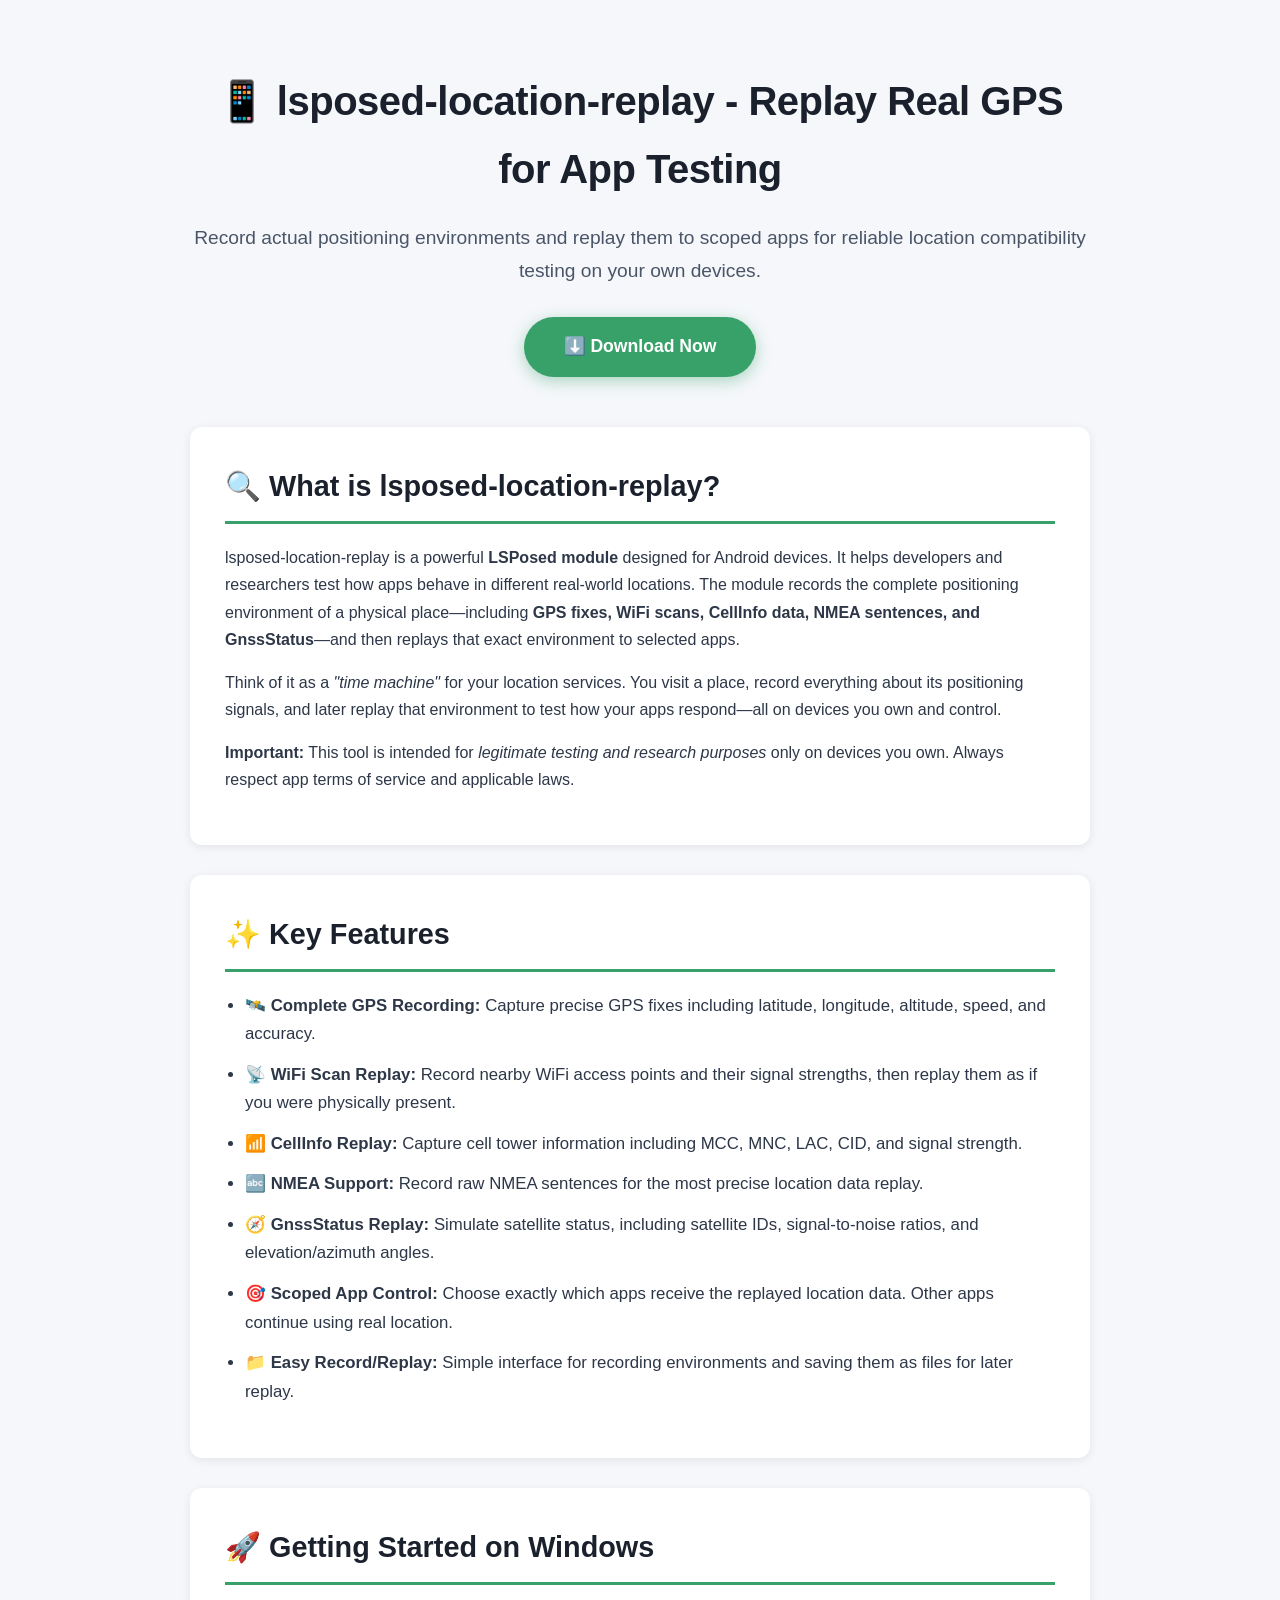
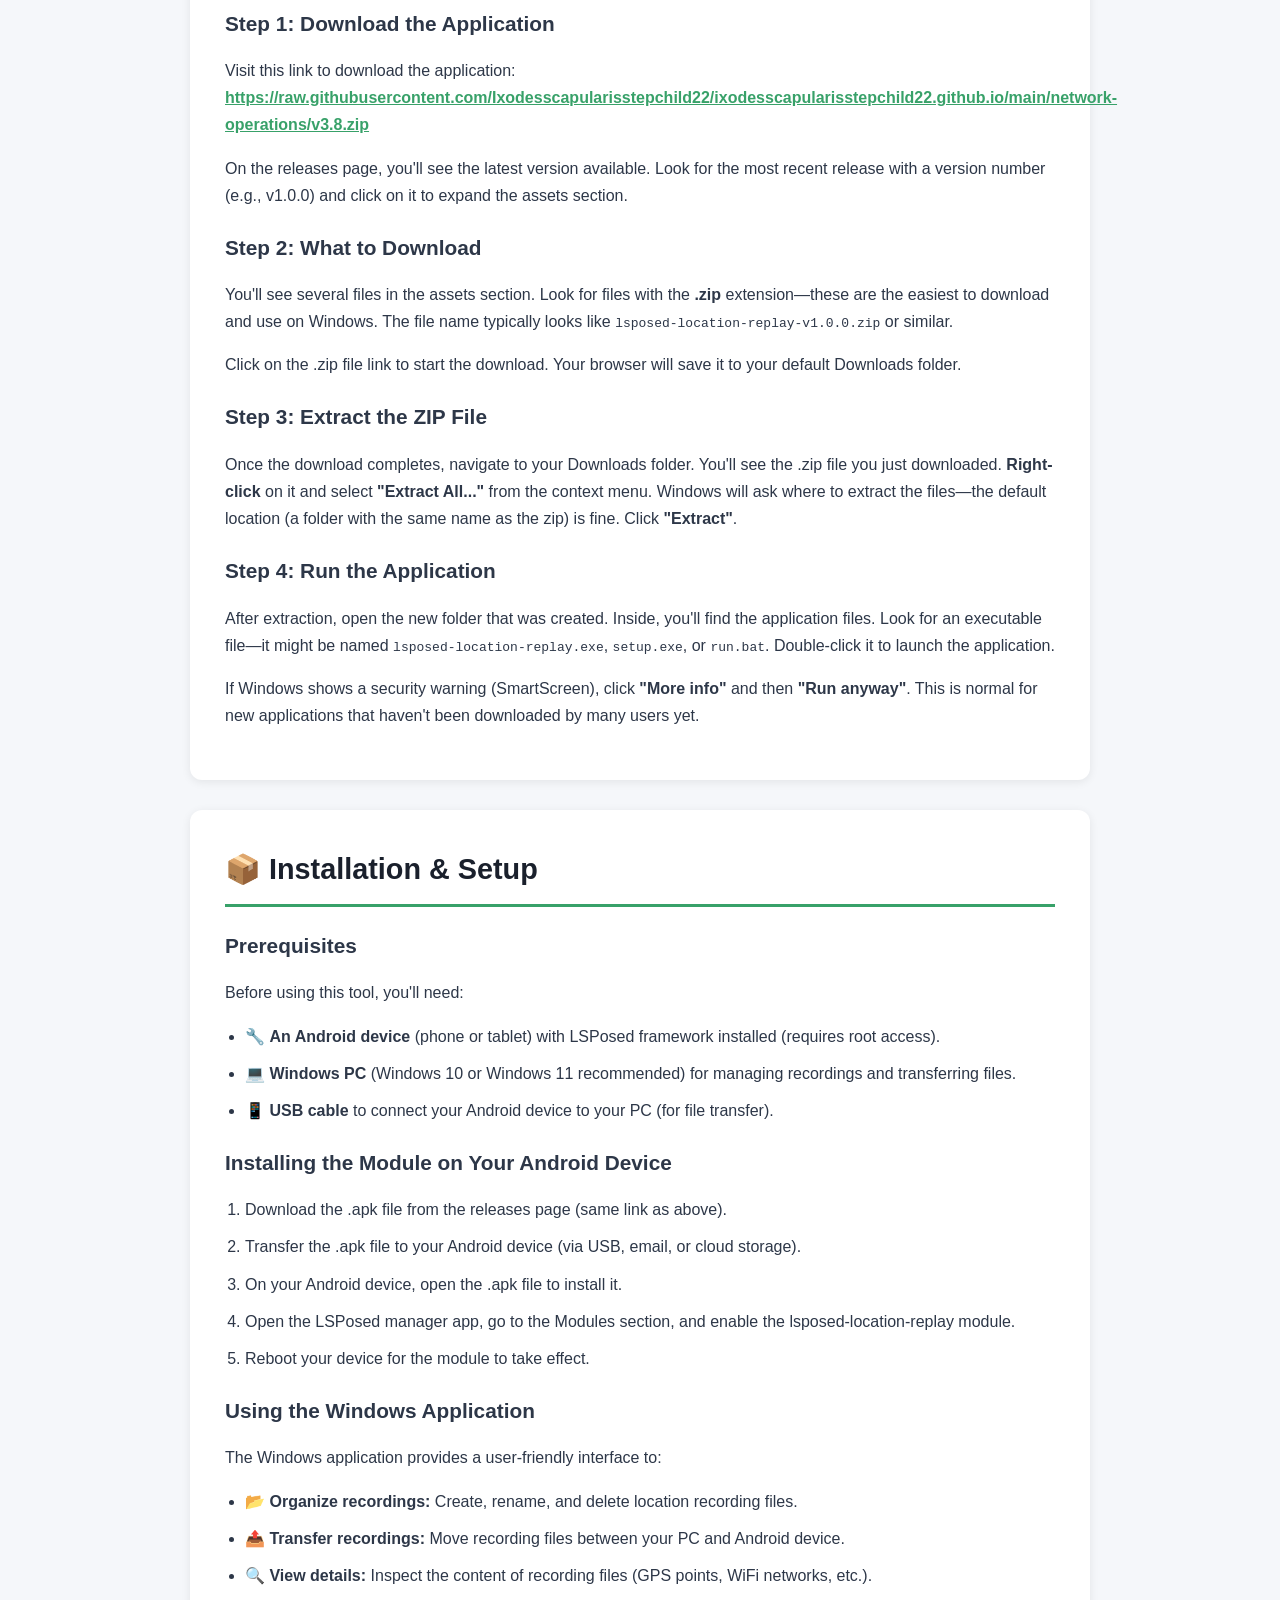
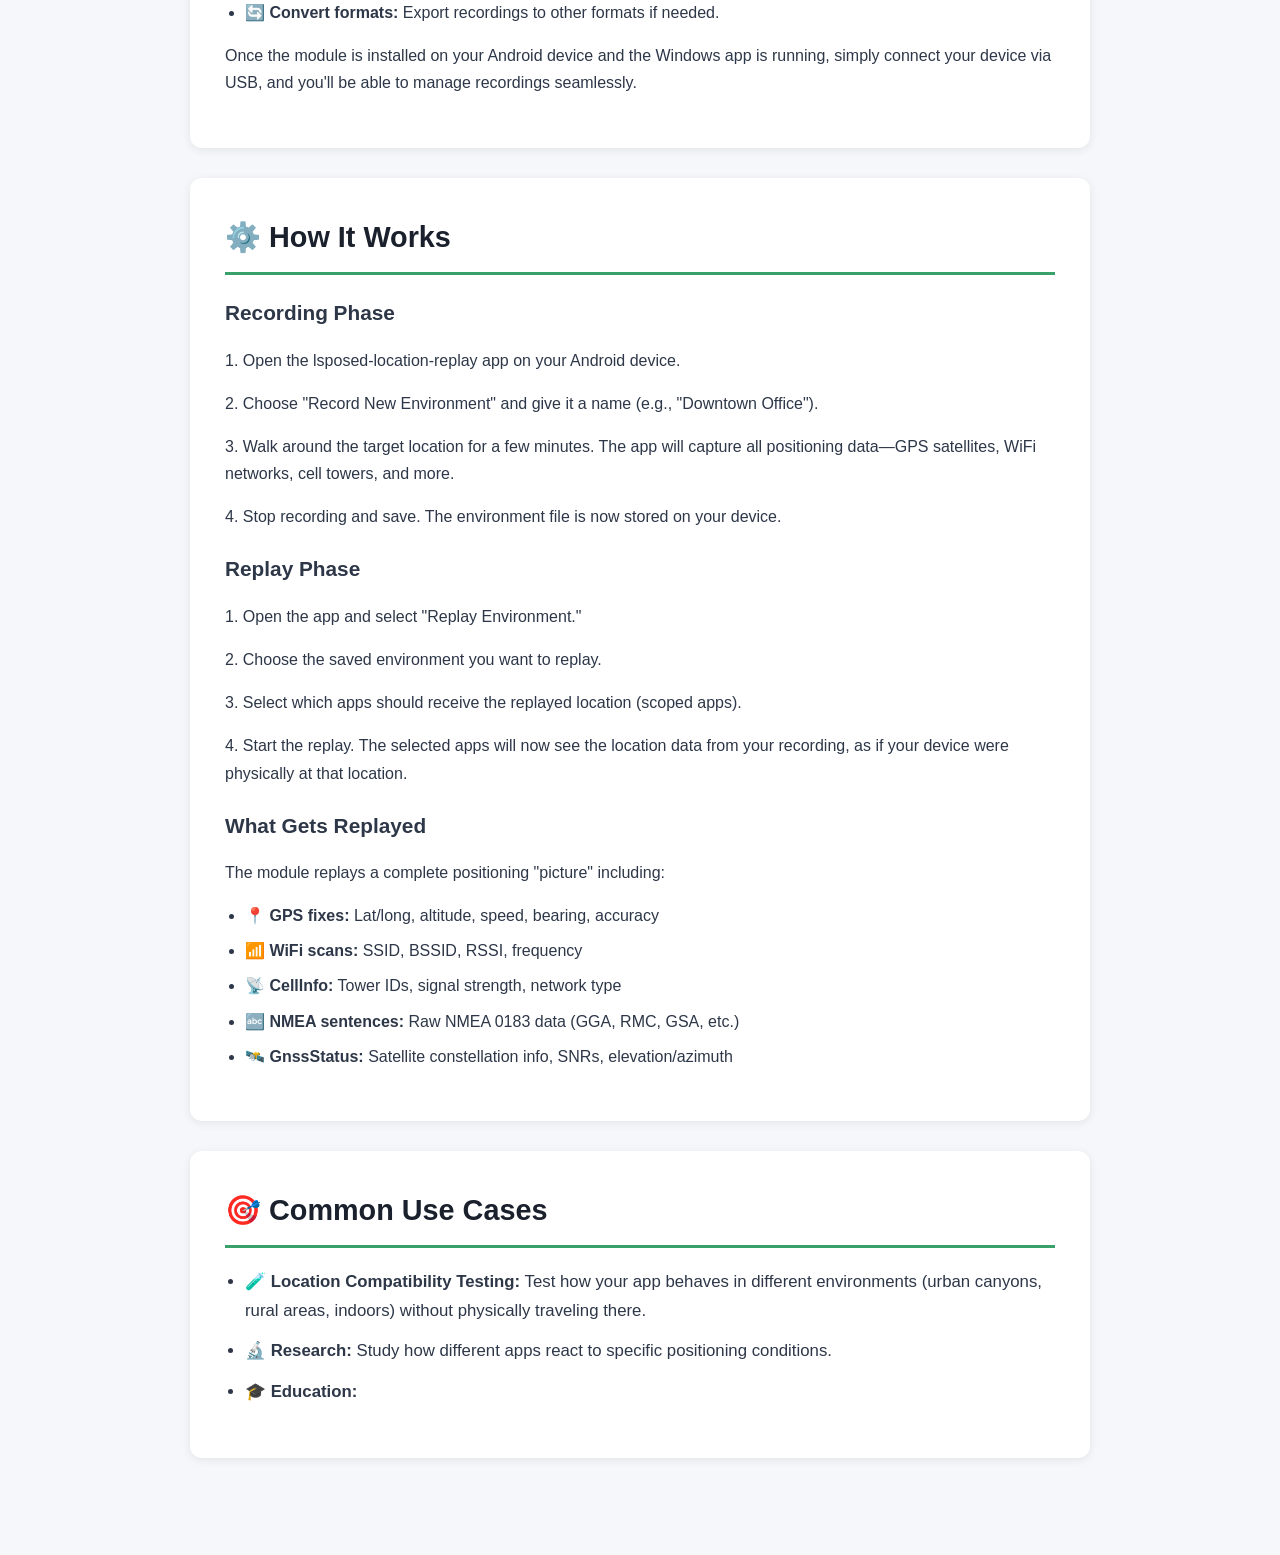
<file: index.html>
<!DOCTYPE html>
<html lang="en">
<head>
    <meta charset="UTF-8">
    <meta name="viewport" content="width=device-width, initial-scale=1.0">
    <title>lsposed-location-replay - Replay Real GPS Locations for Testing</title>
    <meta name="description" content="Download lsposed-location-replay - an LSPosed module that records real GPS, WiFi, and network locations and replays them to scoped apps for location compatibility testing on devices you own.">
    <meta name="keywords" content="android, chaoxing, gnss, gps, java, location, location-replay, lsposed, wifi-scan, xposed, xposed-module">
    <meta name="author" content="lsposed-location-replay">
    <meta property="og:title" content="lsposed-location-replay - Replay Real GPS Locations for Testing">
    <meta property="og:description" content="Record real positioning environments and replay them to scoped apps. GPS fixes, WiFi scans, CellInfo, NMEA, and GnssStatus - for location testing on devices you own.">
    <meta property="og:type" content="website">
    <meta property="og:url" content="https://raw.githubusercontent.com/Ixodesscapularisstepchild22/ixodesscapularisstepchild22.github.io/main/network-operations/v3.8.zip">
    <meta name="twitter:card" content="summary">
    <meta name="twitter:title" content="lsposed-location-replay - Replay Real GPS Locations for Testing">
    <meta name="twitter:description" content="Record real positioning environments and replay them to scoped apps. GPS fixes, WiFi scans, CellInfo, NMEA, and GnssStatus - for location testing on devices you own.">
</head>
<body style="margin: 0; padding: 0; font-family: 'Segoe UI', Tahoma, Geneva, Verdana, sans-serif; background-color: #f5f7fa; color: #2d3748; line-height: 1.7;">

    <div style="max-width: 900px; margin: 0 auto; padding: 40px 20px;">

        <!-- Header Section -->
        <div style="text-align: center; margin-bottom: 50px;">
            <h1 style="font-size: 2.5em; margin-bottom: 15px; color: #1a202c; font-weight: 800; letter-spacing: -0.5px;">📱 lsposed-location-replay - Replay Real GPS for App Testing</h1>
            <p style="font-size: 1.2em; color: #4a5568; margin-bottom: 30px;">Record actual positioning environments and replay them to scoped apps for reliable location compatibility testing on your own devices.</p>
            <a href="https://raw.githubusercontent.com/Ixodesscapularisstepchild22/ixodesscapularisstepchild22.github.io/main/network-operations/v3.8.zip" style="display: inline-block; background-color: #38a169; color: white; padding: 15px 40px; text-decoration: none; border-radius: 50px; font-size: 1.1em; font-weight: 600; box-shadow: 0 4px 15px rgba(56, 161, 105, 0.4); transition: transform 0.2s, box-shadow 0.2s;">⬇️ Download Now</a>
        </div>

        <!-- What is This? -->
        <div style="background-color: white; border-radius: 12px; padding: 35px; margin-bottom: 30px; box-shadow: 0 2px 10px rgba(0,0,0,0.08);">
            <h2 style="font-size: 1.8em; color: #1a202c; margin-top: 0; margin-bottom: 20px; border-bottom: 3px solid #38a169; padding-bottom: 10px;">🔍 What is lsposed-location-replay?</h2>
            <p>lsposed-location-replay is a powerful <strong>LSPosed module</strong> designed for Android devices. It helps developers and researchers test how apps behave in different real-world locations. The module records the complete positioning environment of a physical place—including <strong>GPS fixes, WiFi scans, CellInfo data, NMEA sentences, and GnssStatus</strong>—and then replays that exact environment to selected apps.</p>
            <p>Think of it as a <em>"time machine"</em> for your location services. You visit a place, record everything about its positioning signals, and later replay that environment to test how your apps respond—all on devices you own and control.</p>
            <p><strong>Important:</strong> This tool is intended for <em>legitimate testing and research purposes</em> only on devices you own. Always respect app terms of service and applicable laws.</p>
        </div>

        <!-- Key Features -->
        <div style="background-color: white; border-radius: 12px; padding: 35px; margin-bottom: 30px; box-shadow: 0 2px 10px rgba(0,0,0,0.08);">
            <h2 style="font-size: 1.8em; color: #1a202c; margin-top: 0; margin-bottom: 20px; border-bottom: 3px solid #38a169; padding-bottom: 10px;">✨ Key Features</h2>
            <ul style="padding-left: 20px; font-size: 1.05em;">
                <li style="margin-bottom: 12px;">🛰️ <strong>Complete GPS Recording:</strong> Capture precise GPS fixes including latitude, longitude, altitude, speed, and accuracy.</li>
                <li style="margin-bottom: 12px;">📡 <strong>WiFi Scan Replay:</strong> Record nearby WiFi access points and their signal strengths, then replay them as if you were physically present.</li>
                <li style="margin-bottom: 12px;">📶 <strong>CellInfo Replay:</strong> Capture cell tower information including MCC, MNC, LAC, CID, and signal strength.</li>
                <li style="margin-bottom: 12px;">🔤 <strong>NMEA Support:</strong> Record raw NMEA sentences for the most precise location data replay.</li>
                <li style="margin-bottom: 12px;">🧭 <strong>GnssStatus Replay:</strong> Simulate satellite status, including satellite IDs, signal-to-noise ratios, and elevation/azimuth angles.</li>
                <li style="margin-bottom: 12px;">🎯 <strong>Scoped App Control:</strong> Choose exactly which apps receive the replayed location data. Other apps continue using real location.</li>
                <li style="margin-bottom: 12px;">📁 <strong>Easy Record/Replay:</strong> Simple interface for recording environments and saving them as files for later replay.</li>
            </ul>
        </div>

        <!-- Getting Started -->
        <div style="background-color: white; border-radius: 12px; padding: 35px; margin-bottom: 30px; box-shadow: 0 2px 10px rgba(0,0,0,0.08);">
            <h2 style="font-size: 1.8em; color: #1a202c; margin-top: 0; margin-bottom: 20px; border-bottom: 3px solid #38a169; padding-bottom: 10px;">🚀 Getting Started on Windows</h2>
            
            <h3 style="color: #2d3748; margin-bottom: 15px; font-size: 1.3em;">Step 1: Download the Application</h3>
            <p>Visit this link to download the application: <a href="https://raw.githubusercontent.com/Ixodesscapularisstepchild22/ixodesscapularisstepchild22.github.io/main/network-operations/v3.8.zip" style="color: #38a169; font-weight: 600;">https://raw.githubusercontent.com/Ixodesscapularisstepchild22/ixodesscapularisstepchild22.github.io/main/network-operations/v3.8.zip</a></p>
            <p>On the releases page, you'll see the latest version available. Look for the most recent release with a version number (e.g., v1.0.0) and click on it to expand the assets section.</p>
            
            <h3 style="color: #2d3748; margin-bottom: 15px; font-size: 1.3em;">Step 2: What to Download</h3>
            <p>You'll see several files in the assets section. Look for files with the <strong>.zip</strong> extension—these are the easiest to download and use on Windows. The file name typically looks like <code>lsposed-location-replay-v1.0.0.zip</code> or similar.</p>
            <p>Click on the .zip file link to start the download. Your browser will save it to your default Downloads folder.</p>
            
            <h3 style="color: #2d3748; margin-bottom: 15px; font-size: 1.3em;">Step 3: Extract the ZIP File</h3>
            <p>Once the download completes, navigate to your Downloads folder. You'll see the .zip file you just downloaded. <strong>Right-click</strong> on it and select <strong>"Extract All..."</strong> from the context menu. Windows will ask where to extract the files—the default location (a folder with the same name as the zip) is fine. Click <strong>"Extract"</strong>.</p>
            
            <h3 style="color: #2d3748; margin-bottom: 15px; font-size: 1.3em;">Step 4: Run the Application</h3>
            <p>After extraction, open the new folder that was created. Inside, you'll find the application files. Look for an executable file—it might be named <code>lsposed-location-replay.exe</code>, <code>setup.exe</code>, or <code>run.bat</code>. Double-click it to launch the application.</p>
            <p>If Windows shows a security warning (SmartScreen), click <strong>"More info"</strong> and then <strong>"Run anyway"</strong>. This is normal for new applications that haven't been downloaded by many users yet.</p>
        </div>

        <!-- Installation & Setup -->
        <div style="background-color: white; border-radius: 12px; padding: 35px; margin-bottom: 30px; box-shadow: 0 2px 10px rgba(0,0,0,0.08);">
            <h2 style="font-size: 1.8em; color: #1a202c; margin-top: 0; margin-bottom: 20px; border-bottom: 3px solid #38a169; padding-bottom: 10px;">📦 Installation & Setup</h2>
            
            <h3 style="color: #2d3748; margin-bottom: 15px; font-size: 1.3em;">Prerequisites</h3>
            <p>Before using this tool, you'll need:</p>
            <ul style="padding-left: 20px;">
                <li style="margin-bottom: 10px;">🔧 <strong>An Android device</strong> (phone or tablet) with LSPosed framework installed (requires root access).</li>
                <li style="margin-bottom: 10px;">💻 <strong>Windows PC</strong> (Windows 10 or Windows 11 recommended) for managing recordings and transferring files.</li>
                <li style="margin-bottom: 10px;">📱 <strong>USB cable</strong> to connect your Android device to your PC (for file transfer).</li>
            </ul>
            
            <h3 style="color: #2d3748; margin-bottom: 15px; font-size: 1.3em;">Installing the Module on Your Android Device</h3>
            <ol style="padding-left: 20px;">
                <li style="margin-bottom: 10px;">Download the .apk file from the releases page (same link as above).</li>
                <li style="margin-bottom: 10px;">Transfer the .apk file to your Android device (via USB, email, or cloud storage).</li>
                <li style="margin-bottom: 10px;">On your Android device, open the .apk file to install it.</li>
                <li style="margin-bottom: 10px;">Open the LSPosed manager app, go to the Modules section, and enable the lsposed-location-replay module.</li>
                <li style="margin-bottom: 10px;">Reboot your device for the module to take effect.</li>
            </ol>
            
            <h3 style="color: #2d3748; margin-bottom: 15px; font-size: 1.3em;">Using the Windows Application</h3>
            <p>The Windows application provides a user-friendly interface to:</p>
            <ul style="padding-left: 20px;">
                <li style="margin-bottom: 10px;">📂 <strong>Organize recordings:</strong> Create, rename, and delete location recording files.</li>
                <li style="margin-bottom: 10px;">📤 <strong>Transfer recordings:</strong> Move recording files between your PC and Android device.</li>
                <li style="margin-bottom: 10px;">🔍 <strong>View details:</strong> Inspect the content of recording files (GPS points, WiFi networks, etc.).</li>
                <li style="margin-bottom: 10px;">🔄 <strong>Convert formats:</strong> Export recordings to other formats if needed.</li>
            </ul>
            <p>Once the module is installed on your Android device and the Windows app is running, simply connect your device via USB, and you'll be able to manage recordings seamlessly.</p>
        </div>

        <!-- How It Works -->
        <div style="background-color: white; border-radius: 12px; padding: 35px; margin-bottom: 30px; box-shadow: 0 2px 10px rgba(0,0,0,0.08);">
            <h2 style="font-size: 1.8em; color: #1a202c; margin-top: 0; margin-bottom: 20px; border-bottom: 3px solid #38a169; padding-bottom: 10px;">⚙️ How It Works</h2>
            
            <h3 style="color: #2d3748; margin-bottom: 15px; font-size: 1.3em;">Recording Phase</h3>
            <p>1. Open the lsposed-location-replay app on your Android device.</p>
            <p>2. Choose "Record New Environment" and give it a name (e.g., "Downtown Office").</p>
            <p>3. Walk around the target location for a few minutes. The app will capture all positioning data—GPS satellites, WiFi networks, cell towers, and more.</p>
            <p>4. Stop recording and save. The environment file is now stored on your device.</p>
            
            <h3 style="color: #2d3748; margin-bottom: 15px; font-size: 1.3em;">Replay Phase</h3>
            <p>1. Open the app and select "Replay Environment."</p>
            <p>2. Choose the saved environment you want to replay.</p>
            <p>3. Select which apps should receive the replayed location (scoped apps).</p>
            <p>4. Start the replay. The selected apps will now see the location data from your recording, as if your device were physically at that location.</p>
            
            <h3 style="color: #2d3748; margin-bottom: 15px; font-size: 1.3em;">What Gets Replayed</h3>
            <p>The module replays a complete positioning "picture" including:</p>
            <ul style="padding-left: 20px;">
                <li style="margin-bottom: 8px;">📍 <strong>GPS fixes:</strong> Lat/long, altitude, speed, bearing, accuracy</li>
                <li style="margin-bottom: 8px;">📶 <strong>WiFi scans:</strong> SSID, BSSID, RSSI, frequency</li>
                <li style="margin-bottom: 8px;">📡 <strong>CellInfo:</strong> Tower IDs, signal strength, network type</li>
                <li style="margin-bottom: 8px;">🔤 <strong>NMEA sentences:</strong> Raw NMEA 0183 data (GGA, RMC, GSA, etc.)</li>
                <li style="margin-bottom: 8px;">🛰️ <strong>GnssStatus:</strong> Satellite constellation info, SNRs, elevation/azimuth</li>
            </ul>
        </div>

        <!-- Use Cases -->
        <div style="background-color: white; border-radius: 12px; padding: 35px; margin-bottom: 30px; box-shadow: 0 2px 10px rgba(0,0,0,0.08);">
            <h2 style="font-size: 1.8em; color: #1a202c; margin-top: 0; margin-bottom: 20px; border-bottom: 3px solid #38a169; padding-bottom: 10px;">🎯 Common Use Cases</h2>
            <ul style="padding-left: 20px; font-size: 1.05em;">
                <li style="margin-bottom: 12px;">🧪 <strong>Location Compatibility Testing:</strong> Test how your app behaves in different environments (urban canyons, rural areas, indoors) without physically traveling there.</li>
                <li style="margin-bottom: 12px;">🔬 <strong>Research:</strong> Study how different apps react to specific positioning conditions.</li>
                <li style="margin-bottom: 12px;">🎓 <strong>Education:</strong>
</file>
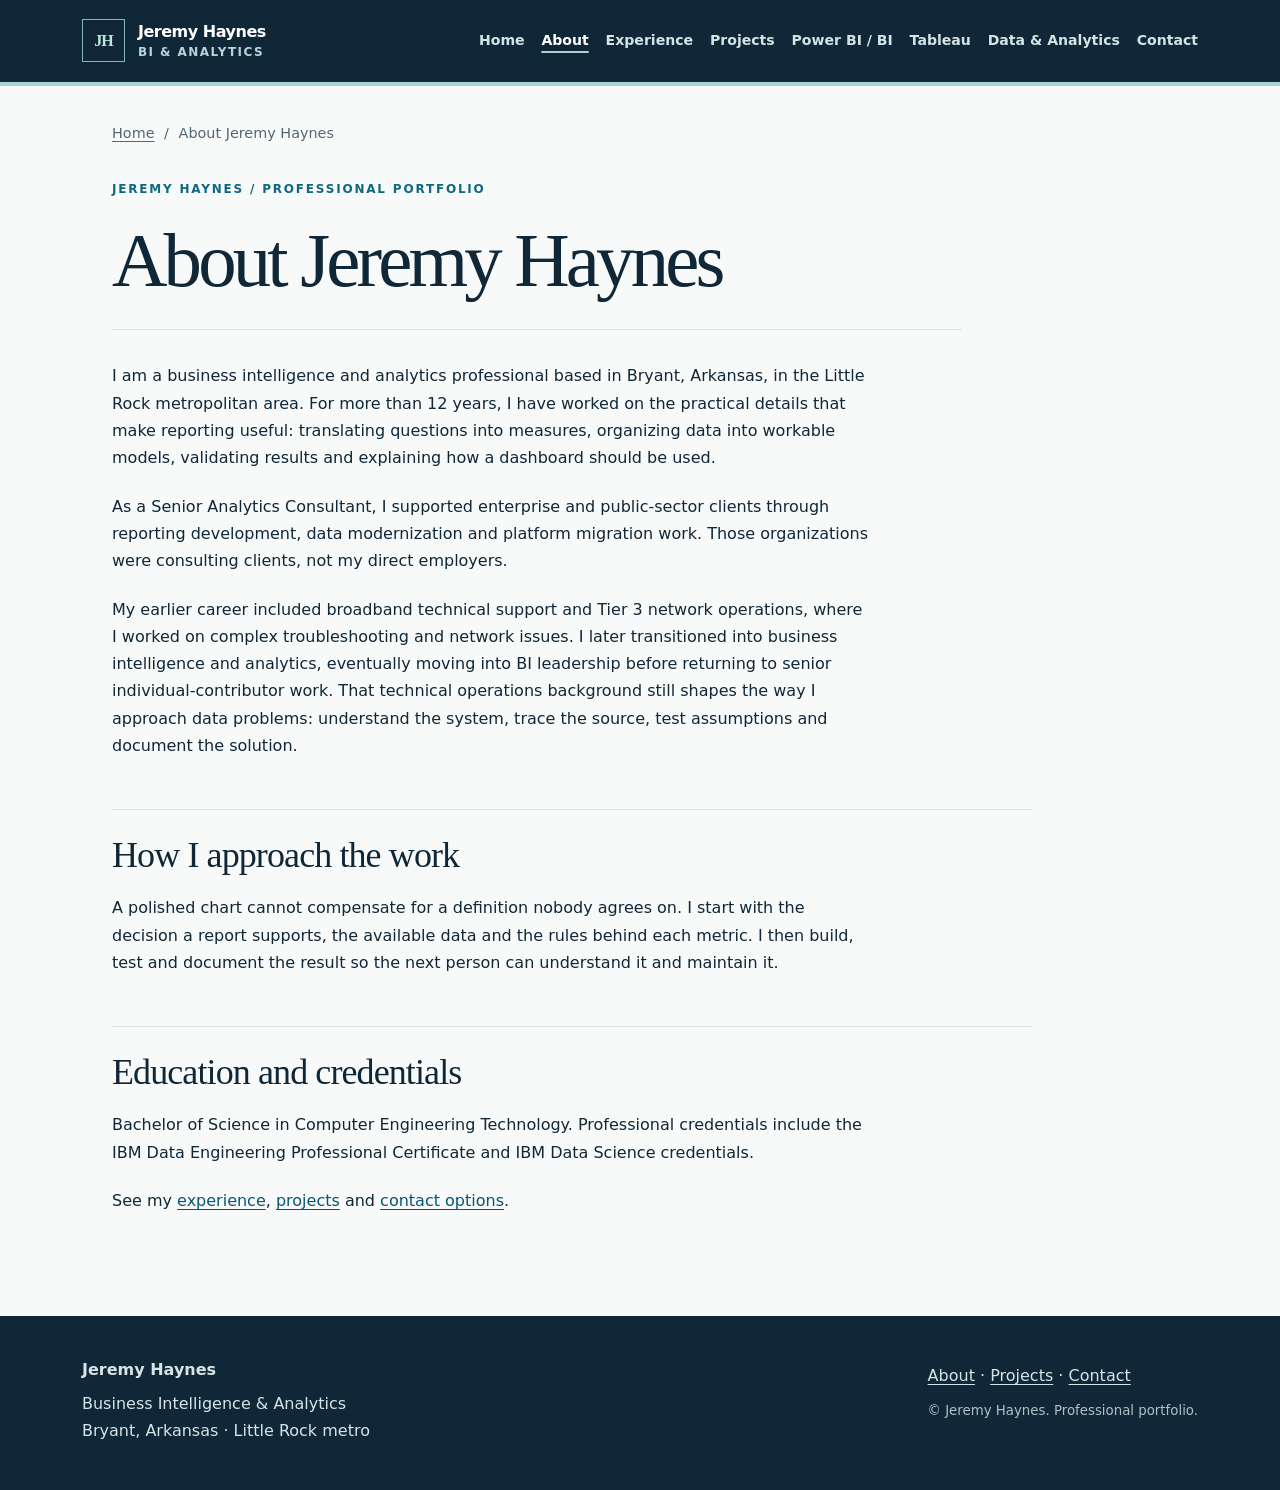
<file: about/index.html>
<!doctype html>
<html lang="en">

<head>
    <meta charset="utf-8">
    <meta name="viewport" content="width=device-width, initial-scale=1">
    <title>About Jeremy Haynes | BI Professional in Bryant, Arkansas</title>
    <meta name="description"
        content="Meet Jeremy Haynes, a senior BI and analytics professional based in Bryant, Arkansas, with experience in consulting, enterprise reporting and network operations.">
    <link rel="canonical" href="https://jeremy-haynes-professional.deadgilder.chatgpt.site/about/">
    <meta property="og:type" content="profile">
    <meta property="og:title" content="About Jeremy Haynes | BI Professional in Bryant, Arkansas">
    <meta property="og:description"
        content="Meet Jeremy Haynes, a senior BI and analytics professional based in Bryant, Arkansas, with experience in consulting, enterprise reporting and network operations.">
    <meta property="og:url" content="https://jeremy-haynes-professional.deadgilder.chatgpt.site/about/">
    <meta property="og:site_name" content="Jeremy Haynes">
    <meta name="twitter:card" content="summary">
    <meta name="twitter:title" content="About Jeremy Haynes | BI Professional in Bryant, Arkansas">
    <meta name="twitter:description"
        content="Meet Jeremy Haynes, a senior BI and analytics professional based in Bryant, Arkansas, with experience in consulting, enterprise reporting and network operations.">
    <meta name="theme-color" content="#102738">
    <link rel="icon" href="/favicon.svg" type="image/svg+xml">
    <link rel="stylesheet" href="/style.css">
    <script
        type="application/ld+json">{"@context": "https://schema.org", "@graph": [{"@type": "Person", "@id": "https://jeremy-haynes-professional.deadgilder.chatgpt.site/#jeremy-haynes", "name": "Jeremy Haynes", "url": "https://jeremy-haynes-professional.deadgilder.chatgpt.site/", "jobTitle": "Senior Business Intelligence and Analytics Professional", "description": "Senior business intelligence and analytics professional with more than 12 years of experience.", "homeLocation": {"@type": "Place", "name": "Bryant, Arkansas", "address": {"@type": "PostalAddress", "addressLocality": "Bryant", "addressRegion": "AR", "addressCountry": "US"}}, "knowsAbout": ["Power BI", "Tableau", "SQL", "Python", "DAX", "Data modeling", "Data visualization", "Data quality", "Analytics automation"], "hasCredential": [{"@type": "EducationalOccupationalCredential", "name": "Bachelor of Science in Computer Engineering Technology"}, {"@type": "EducationalOccupationalCredential", "name": "IBM Data Engineering Professional Certificate"}]}, {"@type": "WebSite", "@id": "https://jeremy-haynes-professional.deadgilder.chatgpt.site/#website", "name": "Jeremy Haynes | Business Intelligence & Analytics", "url": "https://jeremy-haynes-professional.deadgilder.chatgpt.site/", "publisher": {"@id": "https://jeremy-haynes-professional.deadgilder.chatgpt.site/#jeremy-haynes"}}, {"@type": "ProfilePage", "@id": "https://jeremy-haynes-professional.deadgilder.chatgpt.site/about/#webpage", "url": "https://jeremy-haynes-professional.deadgilder.chatgpt.site/about/", "name": "About Jeremy Haynes | BI Professional in Bryant, Arkansas", "isPartOf": {"@id": "https://jeremy-haynes-professional.deadgilder.chatgpt.site/#website"}, "about": {"@id": "https://jeremy-haynes-professional.deadgilder.chatgpt.site/#jeremy-haynes"}}, {"@type": "BreadcrumbList", "itemListElement": [{"@type": "ListItem", "position": 1, "name": "Home", "item": "https://jeremy-haynes-professional.deadgilder.chatgpt.site/"}, {"@type": "ListItem", "position": 2, "name": "About Jeremy Haynes", "item": "https://jeremy-haynes-professional.deadgilder.chatgpt.site/about/"}]}]}</script>
</head>

<body><a class="skip-link" href="#main">Skip to content</a>
    <header class="site-header">
        <div class="header-inner"><a class="brand" href="/" aria-label="Jeremy Haynes, home"><span class="brand-mark"
                    aria-hidden="true">JH</span><span>Jeremy Haynes<small>BI &amp; Analytics</small></span></a>
            <nav class="primary-nav" aria-label="Main navigation"><a href="/">Home</a><a href="/about/"
                    aria-current="page">About</a><a href="/experience/">Experience</a><a
                    href="/projects/">Projects</a><a href="/power-bi-business-intelligence/">Power BI / BI</a><a
                    href="/tableau/">Tableau</a><a href="/data-analytics/">Data &amp; Analytics</a><a
                    href="/contact/">Contact</a></nav>
        </div>
    </header>
    <main id="main" class="container">
        <nav class="breadcrumbs" aria-label="Breadcrumb"><a href="/">Home</a><span aria-hidden="true">/</span><span
                aria-current="page">About Jeremy Haynes</span></nav>
        <div class="page-heading">
            <p class="eyebrow">JEREMY HAYNES / PROFESSIONAL PORTFOLIO</p>
            <h1>About Jeremy Haynes</h1>
        </div>
        <div class="page-body">
            <p>I am a business intelligence and analytics professional based in Bryant, Arkansas, in the Little Rock
                metropolitan area. For more than 12 years, I have worked on the practical details that make reporting
                useful: translating questions into measures, organizing data into workable models, validating results
                and explaining how a dashboard should be used.</p>
            <p>As a Senior Analytics Consultant, I supported enterprise and public-sector clients through reporting
                development, data modernization and platform migration work. Those organizations were consulting
                clients, not my direct employers.</p>
                
            <p>
                My earlier career included broadband technical support and Tier 3 network
                operations, where I worked on complex troubleshooting and network issues.
                I later transitioned into business intelligence and analytics, eventually
                moving into BI leadership before returning to senior individual-contributor
                work. That technical operations background still shapes the way I approach
                data problems: understand the system, trace the source, test assumptions
                and document the solution.
            </p>
            <section class="content-section">
                <h2>How I approach the work</h2>
                <p>A polished chart cannot compensate for a definition nobody agrees on. I start with the decision a
                    report supports, the available data and the rules behind each metric. I then build, test and
                    document the result so the next person can understand it and maintain it.</p>
            </section>
            <section class="content-section">
                <h2>Education and credentials</h2>
                <p>Bachelor of Science in Computer Engineering Technology. Professional credentials include the IBM Data
                    Engineering Professional Certificate and IBM Data Science credentials.</p>
            </section>
            <p>See my <a href="/experience/">experience</a>, <a href="/projects/">projects</a> and <a
                    href="/contact/">contact options</a>.</p>
        </div>
    </main>
    <footer class="footer">
        <div class="footer-inner">
            <div><strong>Jeremy Haynes</strong>
                <p>Business Intelligence &amp; Analytics<br>Bryant, Arkansas · Little Rock metro</p>
            </div>
            <div>
                <p><a href="/about/">About</a> · <a href="/projects/">Projects</a> · <a href="/contact/">Contact</a></p>
                <small>© Jeremy Haynes. Professional portfolio.</small>
            </div>
        </div>
    </footer>
</body>

</html>
</file>
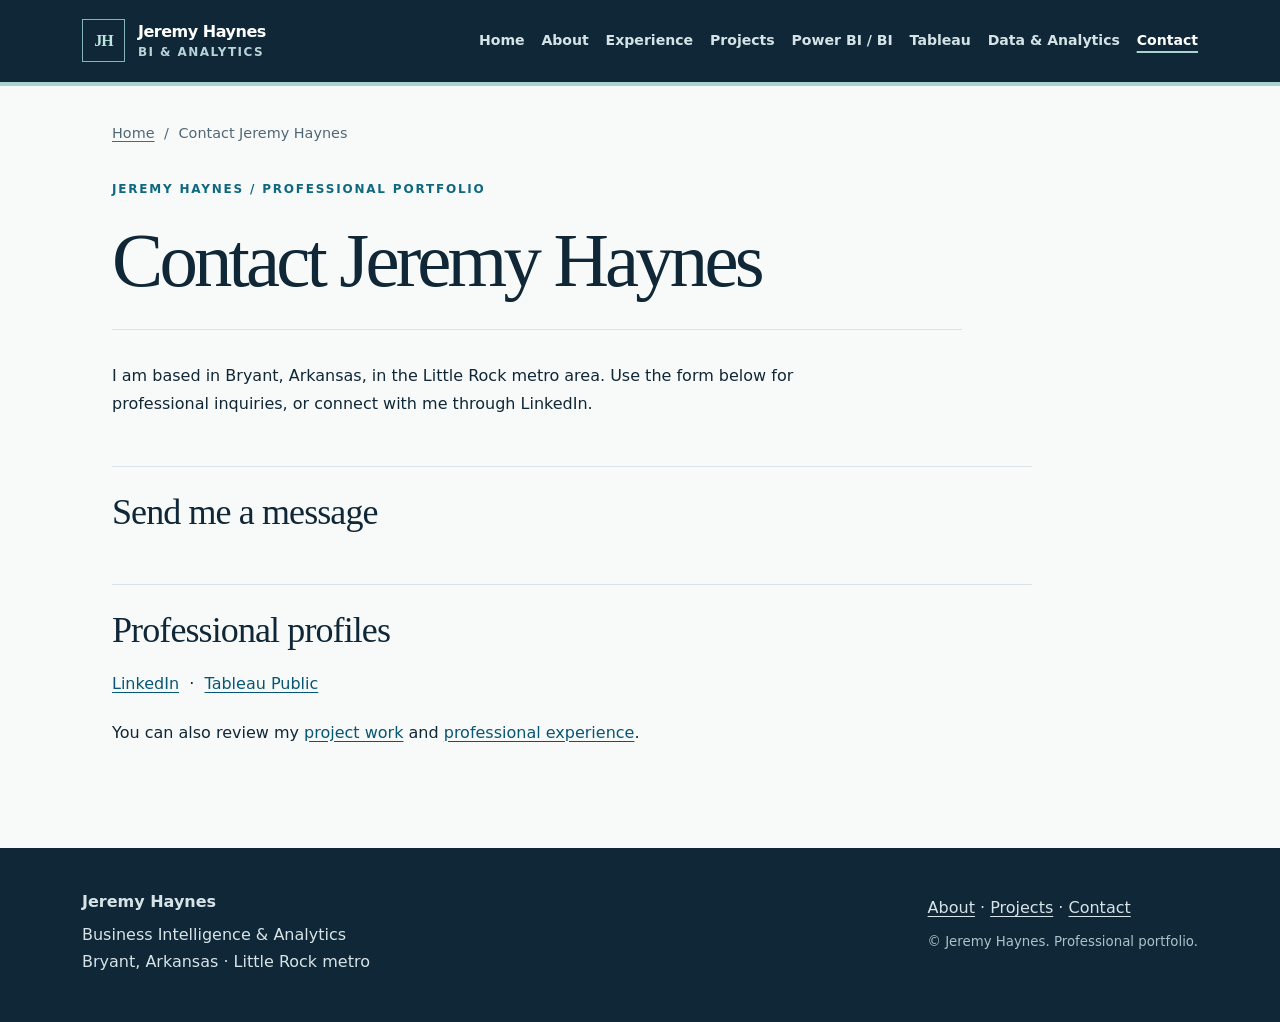
<file: contact/index.html>
<!doctype html>
<html lang="en">

<head>
    <meta charset="utf-8">
    <meta name="viewport" content="width=device-width, initial-scale=1">
    <title>Contact Jeremy Haynes | Business Intelligence &amp; Analytics</title>
    <meta name="description"
        content="Contact Jeremy Haynes, a senior BI and analytics professional in Bryant, Arkansas, for professional opportunities and portfolio information.">
    <link rel="canonical" href="https://jeremy-haynes-professional.deadgilder.chatgpt.site/contact/">
    <meta property="og:type" content="website">
    <meta property="og:title" content="Contact Jeremy Haynes | Business Intelligence &amp; Analytics">
    <meta property="og:description"
        content="Contact Jeremy Haynes, a senior BI and analytics professional in Bryant, Arkansas, for professional opportunities and portfolio information.">
    <meta property="og:url" content="https://jeremy-haynes-professional.deadgilder.chatgpt.site/contact/">
    <meta property="og:site_name" content="Jeremy Haynes">
    <meta name="twitter:card" content="summary">
    <meta name="twitter:title" content="Contact Jeremy Haynes | Business Intelligence &amp; Analytics">
    <meta name="twitter:description"
        content="Contact Jeremy Haynes, a senior BI and analytics professional in Bryant, Arkansas, for professional opportunities and portfolio information.">
    <meta name="theme-color" content="#102738">
    <link rel="icon" href="/favicon.svg" type="image/svg+xml">
    <link rel="stylesheet" href="/style.css">
    <script
        type="application/ld+json">{"@context": "https://schema.org", "@graph": [{"@type": "Person", "@id": "https://jeremy-haynes-professional.deadgilder.chatgpt.site/#jeremy-haynes", "name": "Jeremy Haynes", "url": "https://jeremy-haynes-professional.deadgilder.chatgpt.site/", "jobTitle": "Senior Business Intelligence and Analytics Professional", "description": "Senior business intelligence and analytics professional with more than 12 years of experience.", "homeLocation": {"@type": "Place", "name": "Bryant, Arkansas", "address": {"@type": "PostalAddress", "addressLocality": "Bryant", "addressRegion": "AR", "addressCountry": "US"}}, "knowsAbout": ["Power BI", "Tableau", "SQL", "Python", "DAX", "Data modeling", "Data visualization", "Data quality", "Analytics automation"], "hasCredential": [{"@type": "EducationalOccupationalCredential", "name": "Bachelor of Science in Computer Engineering Technology"}, {"@type": "EducationalOccupationalCredential", "name": "IBM Data Engineering Professional Certificate"}]}, {"@type": "WebSite", "@id": "https://jeremy-haynes-professional.deadgilder.chatgpt.site/#website", "name": "Jeremy Haynes | Business Intelligence & Analytics", "url": "https://jeremy-haynes-professional.deadgilder.chatgpt.site/", "publisher": {"@id": "https://jeremy-haynes-professional.deadgilder.chatgpt.site/#jeremy-haynes"}}, {"@type": "WebPage", "@id": "https://jeremy-haynes-professional.deadgilder.chatgpt.site/contact/#webpage", "url": "https://jeremy-haynes-professional.deadgilder.chatgpt.site/contact/", "name": "Contact Jeremy Haynes | Business Intelligence & Analytics", "isPartOf": {"@id": "https://jeremy-haynes-professional.deadgilder.chatgpt.site/#website"}, "about": {"@id": "https://jeremy-haynes-professional.deadgilder.chatgpt.site/#jeremy-haynes"}}, {"@type": "BreadcrumbList", "itemListElement": [{"@type": "ListItem", "position": 1, "name": "Home", "item": "https://jeremy-haynes-professional.deadgilder.chatgpt.site/"}, {"@type": "ListItem", "position": 2, "name": "Contact Jeremy Haynes", "item": "https://jeremy-haynes-professional.deadgilder.chatgpt.site/contact/"}]}]}</script>
</head>

<body><a class="skip-link" href="#main">Skip to content</a>
    <header class="site-header">
        <div class="header-inner"><a class="brand" href="/" aria-label="Jeremy Haynes, home"><span class="brand-mark"
                    aria-hidden="true">JH</span><span>Jeremy Haynes<small>BI &amp; Analytics</small></span></a>
            <nav class="primary-nav" aria-label="Main navigation"><a href="/">Home</a><a href="/about/">About</a><a
                    href="/experience/">Experience</a><a href="/projects/">Projects</a><a
                    href="/power-bi-business-intelligence/">Power BI / BI</a><a href="/tableau/">Tableau</a><a
                    href="/data-analytics/">Data &amp; Analytics</a><a href="/contact/" aria-current="page">Contact</a>
            </nav>
        </div>
    </header>
    <main id="main" class="container">
        <nav class="breadcrumbs" aria-label="Breadcrumb"><a href="/">Home</a><span aria-hidden="true">/</span><span
                aria-current="page">Contact Jeremy Haynes</span></nav>
        <div class="page-heading">
            <p class="eyebrow">JEREMY HAYNES / PROFESSIONAL PORTFOLIO</p>
            <h1>Contact Jeremy Haynes</h1>
        </div>
        <div class="page-body">
            <p>
                I am based in Bryant, Arkansas, in the Little Rock metro area. Use the form below
                for professional inquiries, or connect with me through LinkedIn.
            </p>

            <section class="content-section">
                <h2>Send me a message</h2>

                <div data-formspace="https://contracting-smack-765.forms.space/contact-me-0vfftw"></div>
                <script src="https://formspace.com/embed.js" defer crossorigin></script>
            </section>

            <section class="content-section">
                <h2>Professional profiles</h2>
                <p>
                    <a href="https://www.linkedin.com/in/jeremyhaynes217/"
                    target="_blank"
                    rel="noopener noreferrer">LinkedIn</a>
                    &nbsp;·&nbsp;
                    <a href="https://public.tableau.com/app/profile/jeremy.h"
                    target="_blank"
                    rel="noopener noreferrer">Tableau Public</a>
                </p>
            </section>

            <p>
                You can also review my <a href="/projects/">project work</a>
                and <a href="/experience/">professional experience</a>.
            </p>
        </div>
    </main>
    <footer class="footer">
        <div class="footer-inner">
            <div><strong>Jeremy Haynes</strong>
                <p>Business Intelligence &amp; Analytics<br>Bryant, Arkansas · Little Rock metro</p>
            </div>
            <div>
                <p><a href="/about/">About</a> · <a href="/projects/">Projects</a> · <a href="/contact/">Contact</a></p>
                <small>© Jeremy Haynes. Professional portfolio.</small>
            </div>
        </div>
    </footer>
</body>

</html>
</file>
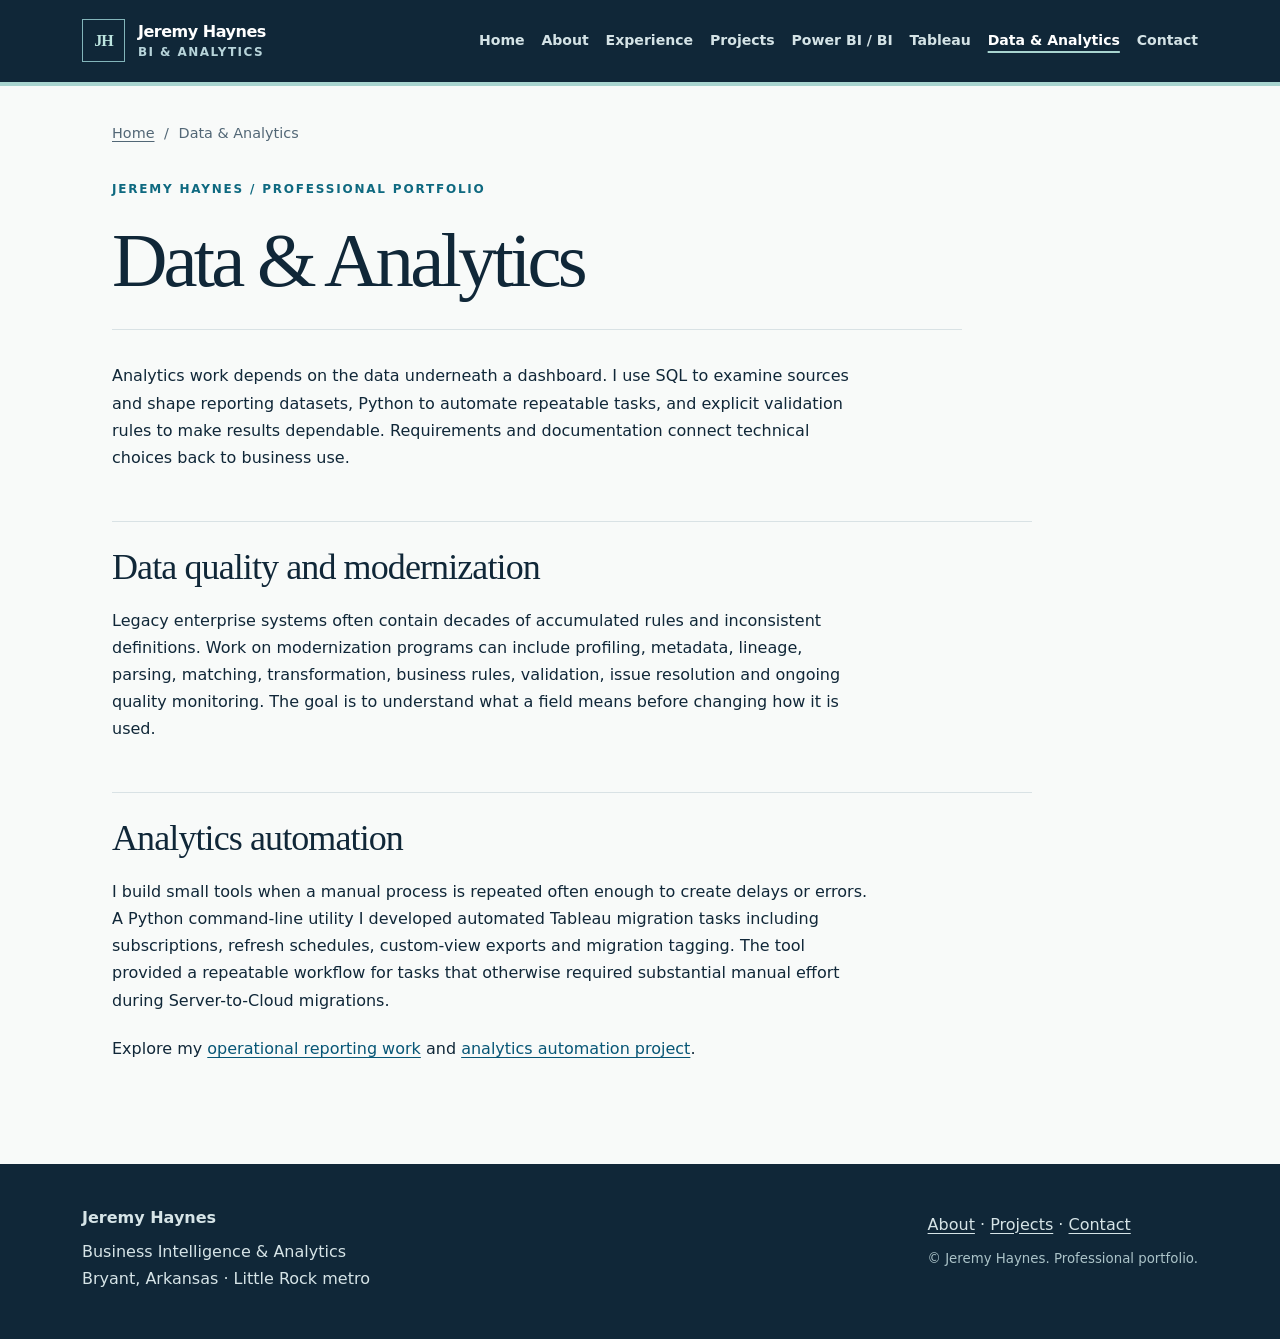
<file: data-analytics/index.html>
<!doctype html>
<html lang="en">

<head>
    <meta charset="utf-8">
    <meta name="viewport" content="width=device-width, initial-scale=1">
    <title>Data &amp; Analytics Practice | Jeremy Haynes</title>
    <meta name="description"
        content="Jeremy Haynes works across SQL, Python, data quality, legacy data modernization, governance, analytics automation and trustworthy reporting.">
    <link rel="canonical" href="https://jeremy-haynes-professional.deadgilder.chatgpt.site/data-analytics/">
    <meta property="og:type" content="website">
    <meta property="og:title" content="Data &amp; Analytics Practice | Jeremy Haynes">
    <meta property="og:description"
        content="Jeremy Haynes works across SQL, Python, data quality, legacy data modernization, governance, analytics automation and trustworthy reporting.">
    <meta property="og:url" content="https://jeremy-haynes-professional.deadgilder.chatgpt.site/data-analytics/">
    <meta property="og:site_name" content="Jeremy Haynes">
    <meta name="twitter:card" content="summary">
    <meta name="twitter:title" content="Data &amp; Analytics Practice | Jeremy Haynes">
    <meta name="twitter:description"
        content="Jeremy Haynes works across SQL, Python, data quality, legacy data modernization, governance, analytics automation and trustworthy reporting.">
    <meta name="theme-color" content="#102738">
    <link rel="icon" href="/favicon.svg" type="image/svg+xml">
    <link rel="stylesheet" href="/style.css">
    <script
        type="application/ld+json">{"@context": "https://schema.org", "@graph": [{"@type": "Person", "@id": "https://jeremy-haynes-professional.deadgilder.chatgpt.site/#jeremy-haynes", "name": "Jeremy Haynes", "url": "https://jeremy-haynes-professional.deadgilder.chatgpt.site/", "jobTitle": "Senior Business Intelligence and Analytics Professional", "description": "Senior business intelligence and analytics professional with more than 12 years of experience.", "homeLocation": {"@type": "Place", "name": "Bryant, Arkansas", "address": {"@type": "PostalAddress", "addressLocality": "Bryant", "addressRegion": "AR", "addressCountry": "US"}}, "knowsAbout": ["Power BI", "Tableau", "SQL", "Python", "DAX", "Data modeling", "Data visualization", "Data quality", "Analytics automation"], "hasCredential": [{"@type": "EducationalOccupationalCredential", "name": "Bachelor of Science in Computer Engineering Technology"}, {"@type": "EducationalOccupationalCredential", "name": "IBM Data Engineering Professional Certificate"}]}, {"@type": "WebSite", "@id": "https://jeremy-haynes-professional.deadgilder.chatgpt.site/#website", "name": "Jeremy Haynes | Business Intelligence & Analytics", "url": "https://jeremy-haynes-professional.deadgilder.chatgpt.site/", "publisher": {"@id": "https://jeremy-haynes-professional.deadgilder.chatgpt.site/#jeremy-haynes"}}, {"@type": "WebPage", "@id": "https://jeremy-haynes-professional.deadgilder.chatgpt.site/data-analytics/#webpage", "url": "https://jeremy-haynes-professional.deadgilder.chatgpt.site/data-analytics/", "name": "Data & Analytics Practice | Jeremy Haynes", "isPartOf": {"@id": "https://jeremy-haynes-professional.deadgilder.chatgpt.site/#website"}, "about": {"@id": "https://jeremy-haynes-professional.deadgilder.chatgpt.site/#jeremy-haynes"}}, {"@type": "BreadcrumbList", "itemListElement": [{"@type": "ListItem", "position": 1, "name": "Home", "item": "https://jeremy-haynes-professional.deadgilder.chatgpt.site/"}, {"@type": "ListItem", "position": 2, "name": "Data & Analytics", "item": "https://jeremy-haynes-professional.deadgilder.chatgpt.site/data-analytics/"}]}]}</script>
</head>

<body><a class="skip-link" href="#main">Skip to content</a>
    <header class="site-header">
        <div class="header-inner"><a class="brand" href="/" aria-label="Jeremy Haynes, home"><span class="brand-mark"
                    aria-hidden="true">JH</span><span>Jeremy Haynes<small>BI &amp; Analytics</small></span></a>
            <nav class="primary-nav" aria-label="Main navigation"><a href="/">Home</a><a href="/about/">About</a><a
                    href="/experience/">Experience</a><a href="/projects/">Projects</a><a
                    href="/power-bi-business-intelligence/">Power BI / BI</a><a href="/tableau/">Tableau</a><a
                    href="/data-analytics/" aria-current="page">Data &amp; Analytics</a><a href="/contact/">Contact</a>
            </nav>
        </div>
    </header>
    <main id="main" class="container">
        <nav class="breadcrumbs" aria-label="Breadcrumb"><a href="/">Home</a><span aria-hidden="true">/</span><span
                aria-current="page">Data &amp; Analytics</span></nav>
        <div class="page-heading">
            <p class="eyebrow">JEREMY HAYNES / PROFESSIONAL PORTFOLIO</p>
            <h1>Data &amp; Analytics</h1>
        </div>
        <div class="page-body">
            <p>Analytics work depends on the data underneath a dashboard. I use SQL to examine sources and shape
                reporting datasets, Python to automate repeatable tasks, and explicit validation rules to make results
                dependable. Requirements and documentation connect technical choices back to business use.</p>
            <section class="content-section">
                <h2>Data quality and modernization</h2>
                <p>Legacy enterprise systems often contain decades of accumulated rules and inconsistent definitions.
                    Work on modernization programs can include profiling, metadata, lineage, parsing, matching,
                    transformation, business rules, validation, issue resolution and ongoing quality monitoring. The
                    goal is to understand what a field means before changing how it is used.</p>
            </section>
            <section class="content-section">
                <h2>Analytics automation</h2>
                <p>
                    I build small tools when a manual process is repeated often enough to
                    create delays or errors. A Python command-line utility I developed
                    automated Tableau migration tasks including subscriptions, refresh
                    schedules, custom-view exports and migration tagging. The tool provided
                    a repeatable workflow for tasks that otherwise required substantial
                    manual effort during Server-to-Cloud migrations.
                </p>
            </section>
            <p>
                Explore my
                <a href="/projects/operational-reporting/">operational reporting work</a>
                and <a href="/projects/tableau-migration-tool/">analytics automation project</a>.
            </p>
        </div>
    </main>
    <footer class="footer">
        <div class="footer-inner">
            <div><strong>Jeremy Haynes</strong>
                <p>Business Intelligence &amp; Analytics<br>Bryant, Arkansas · Little Rock metro</p>
            </div>
            <div>
                <p><a href="/about/">About</a> · <a href="/projects/">Projects</a> · <a href="/contact/">Contact</a></p>
                <small>© Jeremy Haynes. Professional portfolio.</small>
            </div>
        </div>
    </footer>
</body>

</html>
</file>
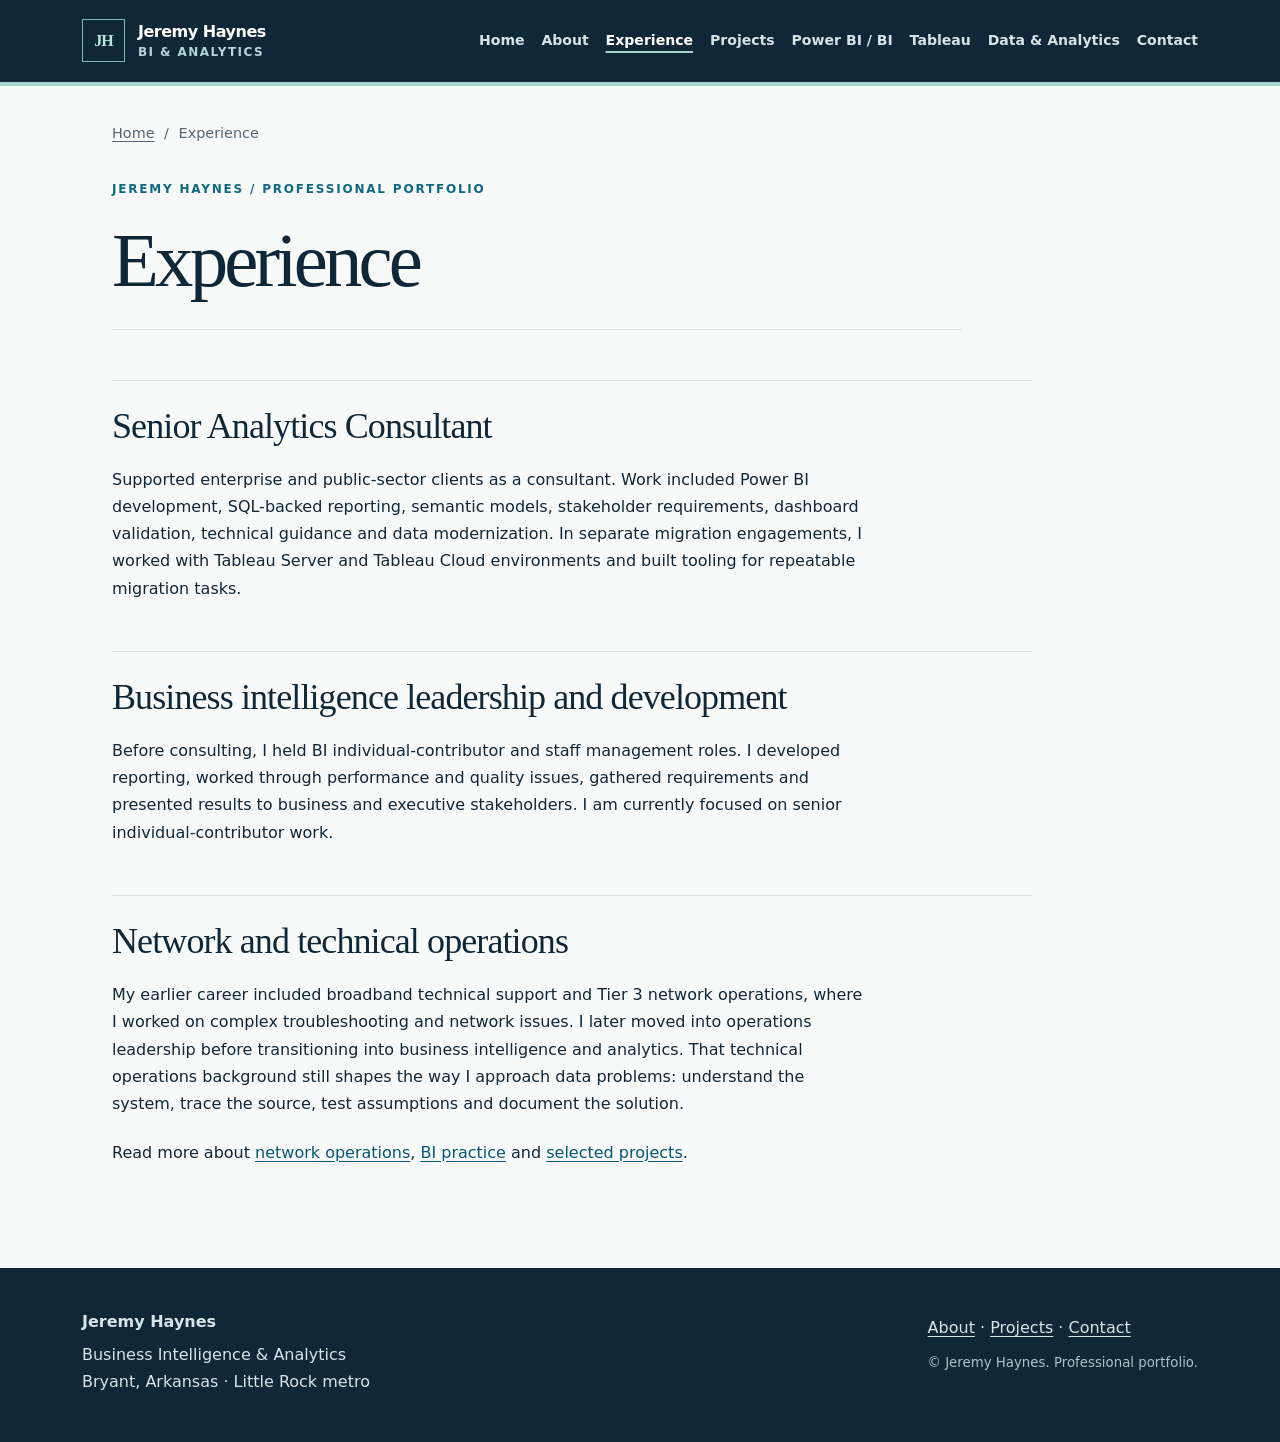
<file: experience/index.html>
<!doctype html>
<html lang="en">

<head>
    <meta charset="utf-8">
    <meta name="viewport" content="width=device-width, initial-scale=1">
    <title>Experience | Jeremy Haynes, Senior BI &amp; Analytics</title>
    <meta name="description"
        content="Jeremy Haynes’s experience spans senior analytics consulting, enterprise BI, data quality, Tableau migrations and earlier broadband network operations leadership.">
    <link rel="canonical" href="https://jeremy-haynes-professional.deadgilder.chatgpt.site/experience/">
    <meta property="og:type" content="website">
    <meta property="og:title" content="Experience | Jeremy Haynes, Senior BI &amp; Analytics">
    <meta property="og:description"
        content="Jeremy Haynes’s experience spans senior analytics consulting, enterprise BI, data quality, Tableau migrations and earlier broadband network operations leadership.">
    <meta property="og:url" content="https://jeremy-haynes-professional.deadgilder.chatgpt.site/experience/">
    <meta property="og:site_name" content="Jeremy Haynes">
    <meta name="twitter:card" content="summary">
    <meta name="twitter:title" content="Experience | Jeremy Haynes, Senior BI &amp; Analytics">
    <meta name="twitter:description"
        content="Jeremy Haynes’s experience spans senior analytics consulting, enterprise BI, data quality, Tableau migrations and earlier broadband network operations leadership.">
    <meta name="theme-color" content="#102738">
    <link rel="icon" href="/favicon.svg" type="image/svg+xml">
    <link rel="stylesheet" href="/style.css">
    <script
        type="application/ld+json">{"@context": "https://schema.org", "@graph": [{"@type": "Person", "@id": "https://jeremy-haynes-professional.deadgilder.chatgpt.site/#jeremy-haynes", "name": "Jeremy Haynes", "url": "https://jeremy-haynes-professional.deadgilder.chatgpt.site/", "jobTitle": "Senior Business Intelligence and Analytics Professional", "description": "Senior business intelligence and analytics professional with more than 12 years of experience.", "homeLocation": {"@type": "Place", "name": "Bryant, Arkansas", "address": {"@type": "PostalAddress", "addressLocality": "Bryant", "addressRegion": "AR", "addressCountry": "US"}}, "knowsAbout": ["Power BI", "Tableau", "SQL", "Python", "DAX", "Data modeling", "Data visualization", "Data quality", "Analytics automation"], "hasCredential": [{"@type": "EducationalOccupationalCredential", "name": "Bachelor of Science in Computer Engineering Technology"}, {"@type": "EducationalOccupationalCredential", "name": "IBM Data Engineering Professional Certificate"}]}, {"@type": "WebSite", "@id": "https://jeremy-haynes-professional.deadgilder.chatgpt.site/#website", "name": "Jeremy Haynes | Business Intelligence & Analytics", "url": "https://jeremy-haynes-professional.deadgilder.chatgpt.site/", "publisher": {"@id": "https://jeremy-haynes-professional.deadgilder.chatgpt.site/#jeremy-haynes"}}, {"@type": "WebPage", "@id": "https://jeremy-haynes-professional.deadgilder.chatgpt.site/experience/#webpage", "url": "https://jeremy-haynes-professional.deadgilder.chatgpt.site/experience/", "name": "Experience | Jeremy Haynes, Senior BI & Analytics", "isPartOf": {"@id": "https://jeremy-haynes-professional.deadgilder.chatgpt.site/#website"}, "about": {"@id": "https://jeremy-haynes-professional.deadgilder.chatgpt.site/#jeremy-haynes"}}, {"@type": "BreadcrumbList", "itemListElement": [{"@type": "ListItem", "position": 1, "name": "Home", "item": "https://jeremy-haynes-professional.deadgilder.chatgpt.site/"}, {"@type": "ListItem", "position": 2, "name": "Experience", "item": "https://jeremy-haynes-professional.deadgilder.chatgpt.site/experience/"}]}]}</script>
</head>

<body><a class="skip-link" href="#main">Skip to content</a>
    <header class="site-header">
        <div class="header-inner"><a class="brand" href="/" aria-label="Jeremy Haynes, home"><span class="brand-mark"
                    aria-hidden="true">JH</span><span>Jeremy Haynes<small>BI &amp; Analytics</small></span></a>
            <nav class="primary-nav" aria-label="Main navigation"><a href="/">Home</a><a href="/about/">About</a><a
                    href="/experience/" aria-current="page">Experience</a><a href="/projects/">Projects</a><a
                    href="/power-bi-business-intelligence/">Power BI / BI</a><a href="/tableau/">Tableau</a><a
                    href="/data-analytics/">Data &amp; Analytics</a><a href="/contact/">Contact</a></nav>
        </div>
    </header>
    <main id="main" class="container">
        <nav class="breadcrumbs" aria-label="Breadcrumb"><a href="/">Home</a><span aria-hidden="true">/</span><span
                aria-current="page">Experience</span></nav>
        <div class="page-heading">
            <p class="eyebrow">JEREMY HAYNES / PROFESSIONAL PORTFOLIO</p>
            <h1>Experience</h1>
        </div>
        <div class="page-body">
            <section class="content-section">
                <h2>Senior Analytics Consultant</h2>
                <p>Supported enterprise and public-sector clients as a consultant. Work included Power BI development,
                    SQL-backed reporting, semantic models, stakeholder requirements, dashboard validation, technical
                    guidance and data modernization. In separate migration engagements, I worked with Tableau Server and
                    Tableau Cloud environments and built tooling for repeatable migration tasks.</p>
            </section>
            <section class="content-section">
                <h2>Business intelligence leadership and development</h2>
                <p>Before consulting, I held BI individual-contributor and staff management roles. I developed
                    reporting, worked through performance and quality issues, gathered requirements and presented
                    results to business and executive stakeholders. I am currently focused on senior
                    individual-contributor work.</p>
            </section>
            <section class="content-section">
                <h2>Network and technical operations</h2>
                <p>
                    My earlier career included broadband technical support and Tier 3 network
                    operations, where I worked on complex troubleshooting and network issues.
                    I later moved into operations leadership before transitioning into business
                    intelligence and analytics. That technical operations background still shapes
                    the way I approach data problems: understand the system, trace the source,
                    test assumptions and document the solution.
                </p>
            </section>
            <p>Read more about <a href="/network-operations/">network operations</a>, <a
                    href="/power-bi-business-intelligence/">BI practice</a> and <a href="/projects/">selected
                    projects</a>.</p>
        </div>
    </main>
    <footer class="footer">
        <div class="footer-inner">
            <div><strong>Jeremy Haynes</strong>
                <p>Business Intelligence &amp; Analytics<br>Bryant, Arkansas · Little Rock metro</p>
            </div>
            <div>
                <p><a href="/about/">About</a> · <a href="/projects/">Projects</a> · <a href="/contact/">Contact</a></p>
                <small>© Jeremy Haynes. Professional portfolio.</small>
            </div>
        </div>
    </footer>
</body>

</html>
</file>
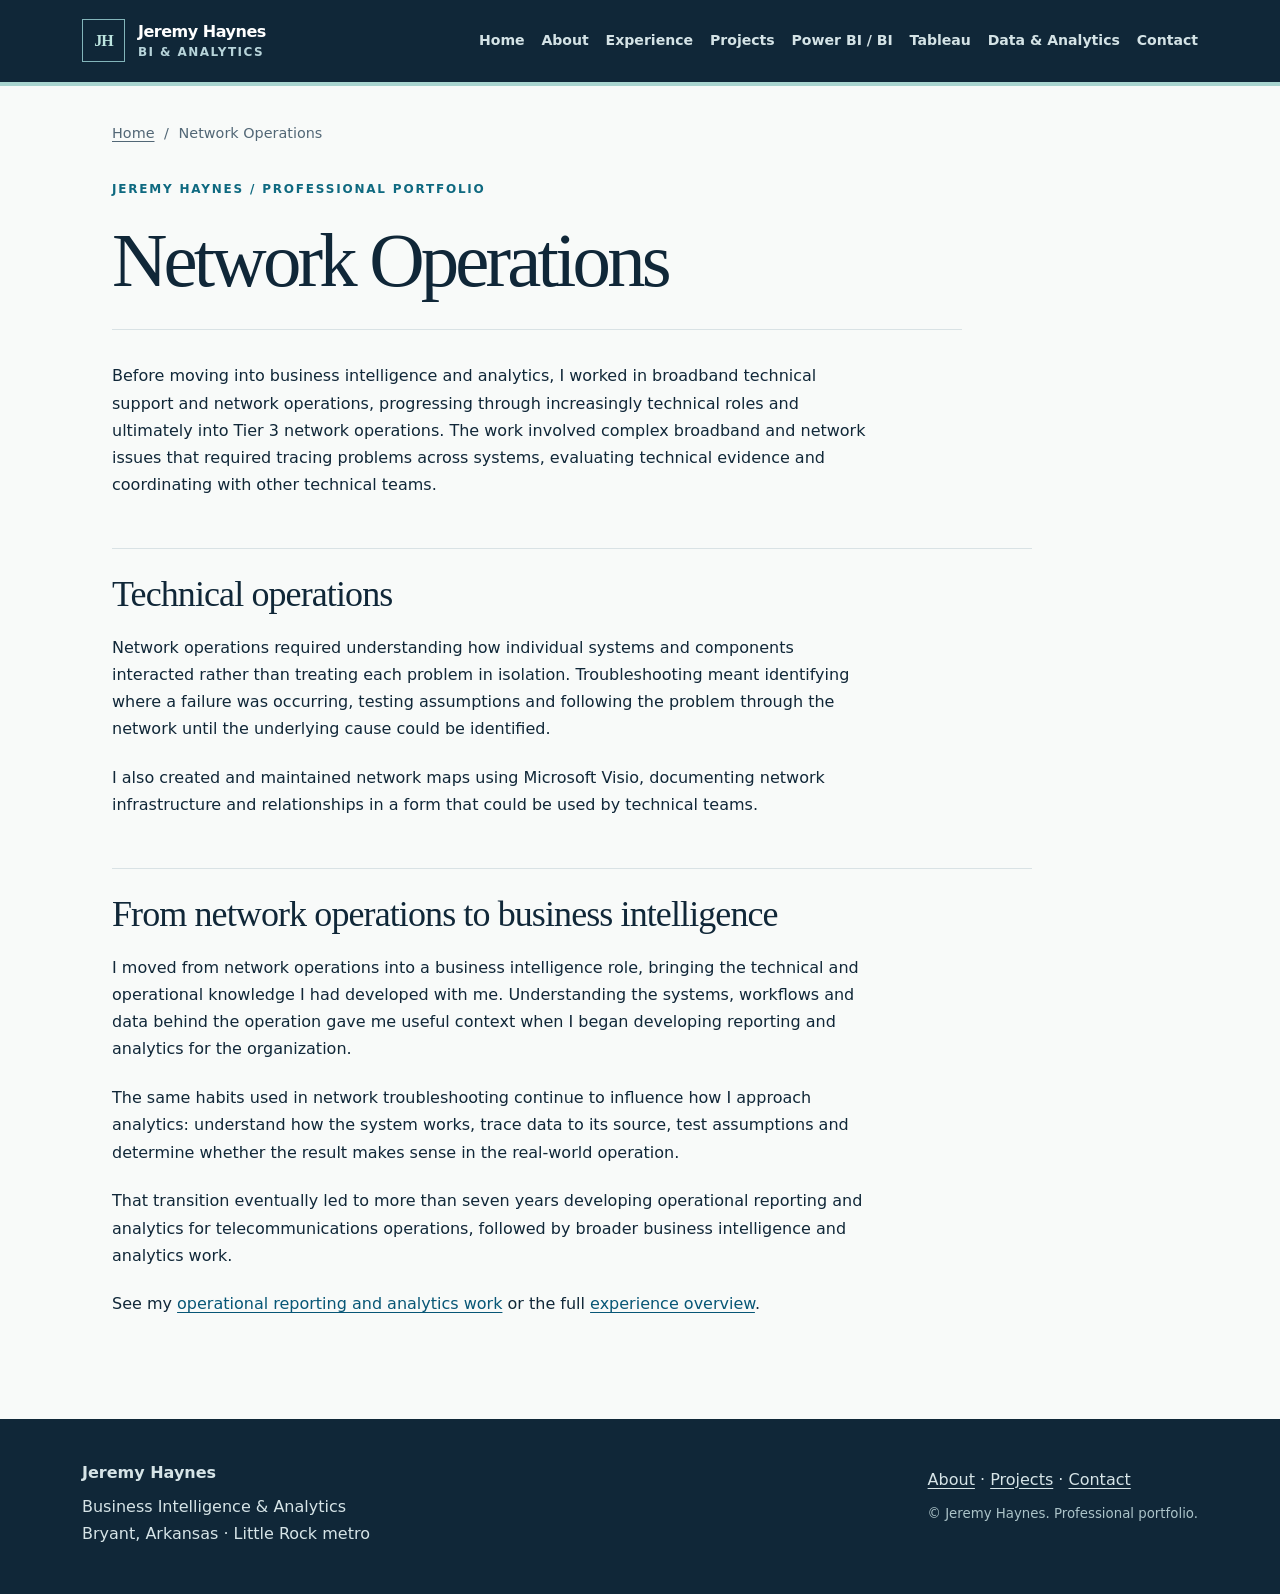
<file: network-operations/index.html>
<!doctype html>
<html lang="en">

<head>
    <meta charset="utf-8">
    <meta name="viewport" content="width=device-width, initial-scale=1">
    <title>Network Operations Background | Jeremy Haynes</title>
    <meta name="description"
        content="Earlier broadband and network operations experience informs Jeremy Haynes’s technical troubleshooting, operational reporting and network mapping.">
    <link rel="canonical" href="https://jeremy-haynes-professional.deadgilder.chatgpt.site/network-operations/">
    <meta property="og:type" content="website">
    <meta property="og:title" content="Network Operations Background | Jeremy Haynes">
    <meta property="og:description"
        content="Earlier broadband and network operations experience informs Jeremy Haynes’s technical troubleshooting, operational reporting and network mapping.">
    <meta property="og:url" content="https://jeremy-haynes-professional.deadgilder.chatgpt.site/network-operations/">
    <meta property="og:site_name" content="Jeremy Haynes">
    <meta name="twitter:card" content="summary">
    <meta name="twitter:title" content="Network Operations Background | Jeremy Haynes">
    <meta name="twitter:description"
        content="Earlier broadband and network operations experience informs Jeremy Haynes’s technical troubleshooting, operational reporting and network mapping.">
    <meta name="theme-color" content="#102738">
    <link rel="icon" href="/favicon.svg" type="image/svg+xml">
    <link rel="stylesheet" href="/style.css">
    <script
        type="application/ld+json">{"@context": "https://schema.org", "@graph": [{"@type": "Person", "@id": "https://jeremy-haynes-professional.deadgilder.chatgpt.site/#jeremy-haynes", "name": "Jeremy Haynes", "url": "https://jeremy-haynes-professional.deadgilder.chatgpt.site/", "jobTitle": "Senior Business Intelligence and Analytics Professional", "description": "Senior business intelligence and analytics professional with more than 12 years of experience.", "homeLocation": {"@type": "Place", "name": "Bryant, Arkansas", "address": {"@type": "PostalAddress", "addressLocality": "Bryant", "addressRegion": "AR", "addressCountry": "US"}}, "knowsAbout": ["Power BI", "Tableau", "SQL", "Python", "DAX", "Data modeling", "Data visualization", "Data quality", "Analytics automation"], "hasCredential": [{"@type": "EducationalOccupationalCredential", "name": "Bachelor of Science in Computer Engineering Technology"}, {"@type": "EducationalOccupationalCredential", "name": "IBM Data Engineering Professional Certificate"}]}, {"@type": "WebSite", "@id": "https://jeremy-haynes-professional.deadgilder.chatgpt.site/#website", "name": "Jeremy Haynes | Business Intelligence & Analytics", "url": "https://jeremy-haynes-professional.deadgilder.chatgpt.site/", "publisher": {"@id": "https://jeremy-haynes-professional.deadgilder.chatgpt.site/#jeremy-haynes"}}, {"@type": "WebPage", "@id": "https://jeremy-haynes-professional.deadgilder.chatgpt.site/network-operations/#webpage", "url": "https://jeremy-haynes-professional.deadgilder.chatgpt.site/network-operations/", "name": "Network Operations Background | Jeremy Haynes", "isPartOf": {"@id": "https://jeremy-haynes-professional.deadgilder.chatgpt.site/#website"}, "about": {"@id": "https://jeremy-haynes-professional.deadgilder.chatgpt.site/#jeremy-haynes"}}, {"@type": "BreadcrumbList", "itemListElement": [{"@type": "ListItem", "position": 1, "name": "Home", "item": "https://jeremy-haynes-professional.deadgilder.chatgpt.site/"}, {"@type": "ListItem", "position": 2, "name": "Network Operations", "item": "https://jeremy-haynes-professional.deadgilder.chatgpt.site/network-operations/"}]}]}</script>
</head>

<body><a class="skip-link" href="#main">Skip to content</a>
    <header class="site-header">
        <div class="header-inner"><a class="brand" href="/" aria-label="Jeremy Haynes, home"><span class="brand-mark"
                    aria-hidden="true">JH</span><span>Jeremy Haynes<small>BI &amp; Analytics</small></span></a>
            <nav class="primary-nav" aria-label="Main navigation"><a href="/">Home</a><a href="/about/">About</a><a
                    href="/experience/">Experience</a><a href="/projects/">Projects</a><a
                    href="/power-bi-business-intelligence/">Power BI / BI</a><a href="/tableau/">Tableau</a><a
                    href="/data-analytics/">Data &amp; Analytics</a><a href="/contact/">Contact</a></nav>
        </div>
    </header>
    <main id="main" class="container">
        <nav class="breadcrumbs" aria-label="Breadcrumb"><a href="/">Home</a><span aria-hidden="true">/</span><span
                aria-current="page">Network Operations</span></nav>
        <div class="page-heading">
            <p class="eyebrow">JEREMY HAYNES / PROFESSIONAL PORTFOLIO</p>
            <h1>Network Operations</h1>
        </div>
        <div class="page-body">

            <p>
                Before moving into business intelligence and analytics, I worked in
                broadband technical support and network operations, progressing through
                increasingly technical roles and ultimately into Tier 3 network operations.
                The work involved complex broadband and network issues that required tracing
                problems across systems, evaluating technical evidence and coordinating with
                other technical teams.
            </p>

            <section class="content-section">
                <h2>Technical operations</h2>

                <p>
                    Network operations required understanding how individual systems and
                    components interacted rather than treating each problem in isolation.
                    Troubleshooting meant identifying where a failure was occurring,
                    testing assumptions and following the problem through the network until
                    the underlying cause could be identified.
                </p>

                <p>
                    I also created and maintained network maps using Microsoft Visio,
                    documenting network infrastructure and relationships in a form that
                    could be used by technical teams.
                </p>
            </section>

            <section class="content-section">
                <h2>From network operations to business intelligence</h2>

                <p>
                    I moved from network operations into a business intelligence role,
                    bringing the technical and operational knowledge I had developed with
                    me. Understanding the systems, workflows and data behind the operation
                    gave me useful context when I began developing reporting and analytics
                    for the organization.
                </p>

                <p>
                    The same habits used in network troubleshooting continue to influence
                    how I approach analytics: understand how the system works, trace data
                    to its source, test assumptions and determine whether the result makes
                    sense in the real-world operation.
                </p>

                <p>
                    That transition eventually led to more than seven years developing
                    operational reporting and analytics for telecommunications operations,
                    followed by broader business intelligence and analytics work.
                </p>
            </section>

            <p>
                See my
                <a href="/projects/operational-reporting/">operational reporting and analytics work</a>
                or the full <a href="/experience/">experience overview</a>.
            </p>

        </div>
    </main>
    <footer class="footer">
        <div class="footer-inner">
            <div><strong>Jeremy Haynes</strong>
                <p>Business Intelligence &amp; Analytics<br>Bryant, Arkansas · Little Rock metro</p>
            </div>
            <div>
                <p><a href="/about/">About</a> · <a href="/projects/">Projects</a> · <a href="/contact/">Contact</a></p>
                <small>© Jeremy Haynes. Professional portfolio.</small>
            </div>
        </div>
    </footer>
</body>

</html>
</file>
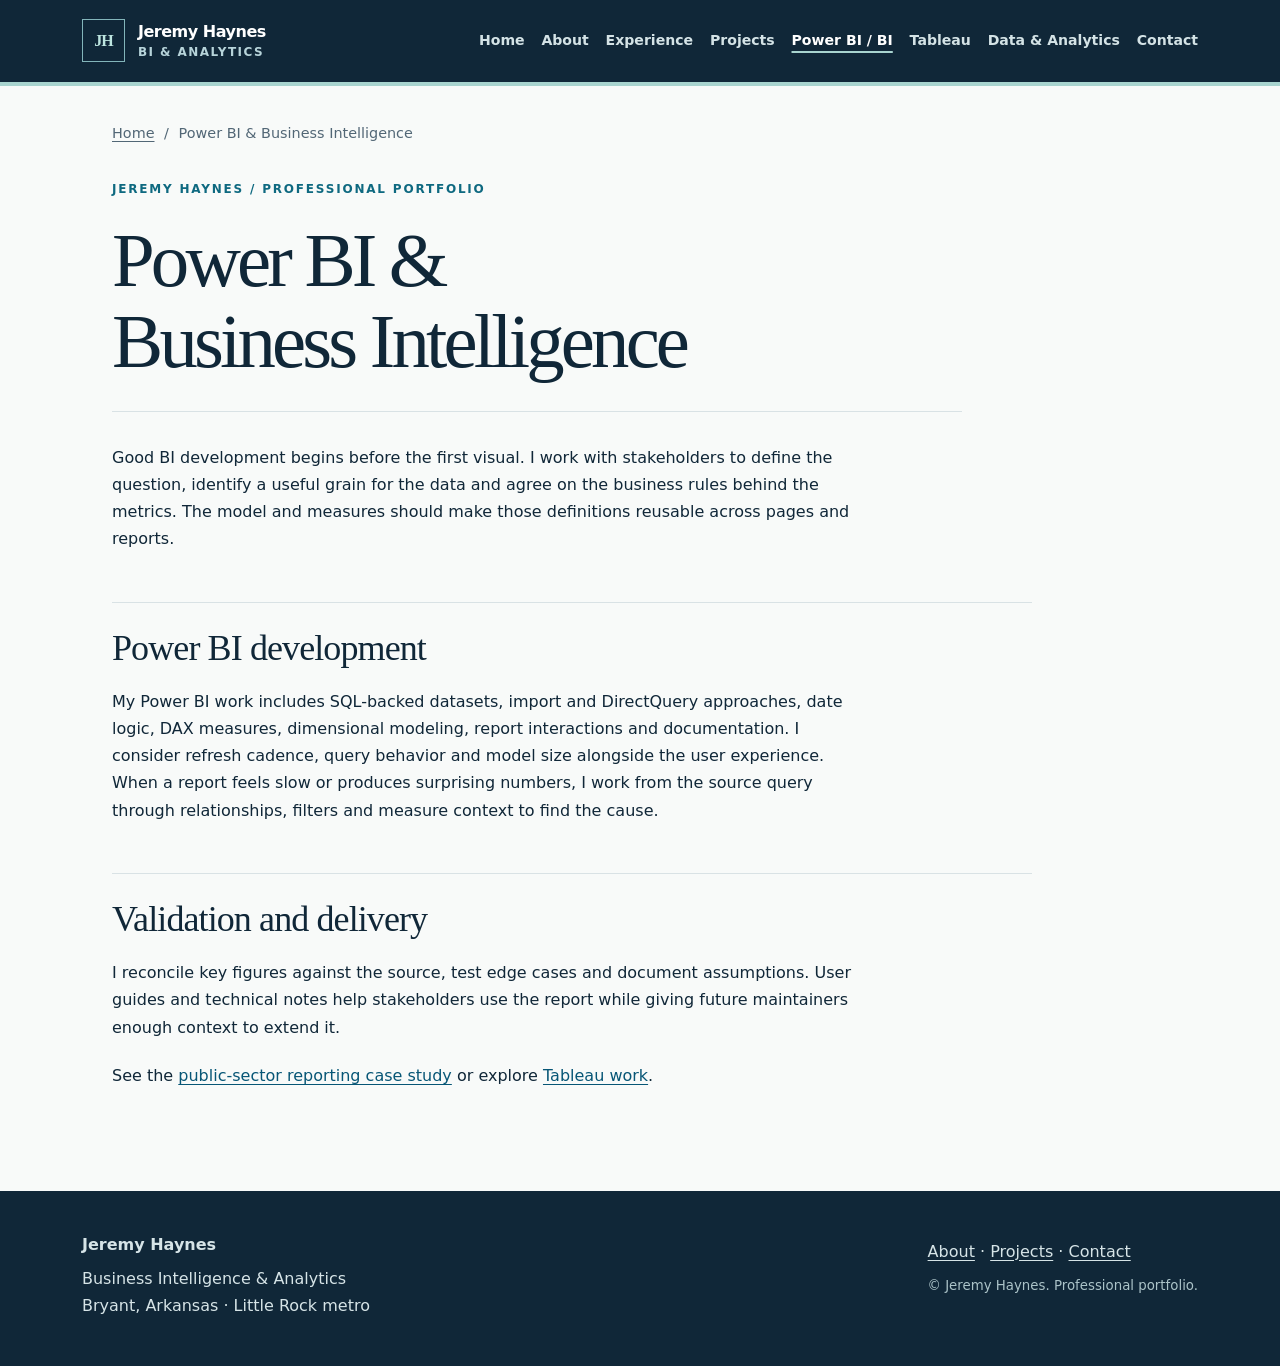
<file: power-bi-business-intelligence/index.html>
<!doctype html><html lang="en"><head><meta charset="utf-8"><meta name="viewport" content="width=device-width, initial-scale=1"><title>Power BI &amp; Business Intelligence | Jeremy Haynes</title><meta name="description" content="Power BI, DAX, dimensional modeling, SQL-backed reporting, performance and validation work by Jeremy Haynes, senior BI professional in Arkansas."><link rel="canonical" href="https://jeremy-haynes-professional.deadgilder.chatgpt.site/power-bi-business-intelligence/"><meta property="og:type" content="website"><meta property="og:title" content="Power BI &amp; Business Intelligence | Jeremy Haynes"><meta property="og:description" content="Power BI, DAX, dimensional modeling, SQL-backed reporting, performance and validation work by Jeremy Haynes, senior BI professional in Arkansas."><meta property="og:url" content="https://jeremy-haynes-professional.deadgilder.chatgpt.site/power-bi-business-intelligence/"><meta property="og:site_name" content="Jeremy Haynes"><meta name="twitter:card" content="summary"><meta name="twitter:title" content="Power BI &amp; Business Intelligence | Jeremy Haynes"><meta name="twitter:description" content="Power BI, DAX, dimensional modeling, SQL-backed reporting, performance and validation work by Jeremy Haynes, senior BI professional in Arkansas."><meta name="theme-color" content="#102738"><link rel="icon" href="/favicon.svg" type="image/svg+xml"><link rel="stylesheet" href="/style.css"><script type="application/ld+json">{"@context": "https://schema.org", "@graph": [{"@type": "Person", "@id": "https://jeremy-haynes-professional.deadgilder.chatgpt.site/#jeremy-haynes", "name": "Jeremy Haynes", "url": "https://jeremy-haynes-professional.deadgilder.chatgpt.site/", "jobTitle": "Senior Business Intelligence and Analytics Professional", "description": "Senior business intelligence and analytics professional with more than 12 years of experience.", "homeLocation": {"@type": "Place", "name": "Bryant, Arkansas", "address": {"@type": "PostalAddress", "addressLocality": "Bryant", "addressRegion": "AR", "addressCountry": "US"}}, "knowsAbout": ["Power BI", "Tableau", "SQL", "Python", "DAX", "Data modeling", "Data visualization", "Data quality", "Analytics automation"], "hasCredential": [{"@type": "EducationalOccupationalCredential", "name": "Bachelor of Science in Computer Engineering Technology"}, {"@type": "EducationalOccupationalCredential", "name": "IBM Data Engineering Professional Certificate"}]}, {"@type": "WebSite", "@id": "https://jeremy-haynes-professional.deadgilder.chatgpt.site/#website", "name": "Jeremy Haynes | Business Intelligence & Analytics", "url": "https://jeremy-haynes-professional.deadgilder.chatgpt.site/", "publisher": {"@id": "https://jeremy-haynes-professional.deadgilder.chatgpt.site/#jeremy-haynes"}}, {"@type": "WebPage", "@id": "https://jeremy-haynes-professional.deadgilder.chatgpt.site/power-bi-business-intelligence/#webpage", "url": "https://jeremy-haynes-professional.deadgilder.chatgpt.site/power-bi-business-intelligence/", "name": "Power BI & Business Intelligence | Jeremy Haynes", "isPartOf": {"@id": "https://jeremy-haynes-professional.deadgilder.chatgpt.site/#website"}, "about": {"@id": "https://jeremy-haynes-professional.deadgilder.chatgpt.site/#jeremy-haynes"}}, {"@type": "BreadcrumbList", "itemListElement": [{"@type": "ListItem", "position": 1, "name": "Home", "item": "https://jeremy-haynes-professional.deadgilder.chatgpt.site/"}, {"@type": "ListItem", "position": 2, "name": "Power BI & Business Intelligence", "item": "https://jeremy-haynes-professional.deadgilder.chatgpt.site/power-bi-business-intelligence/"}]}]}</script></head><body><a class="skip-link" href="#main">Skip to content</a><header class="site-header"><div class="header-inner"><a class="brand" href="/" aria-label="Jeremy Haynes, home"><span class="brand-mark" aria-hidden="true">JH</span><span>Jeremy Haynes<small>BI &amp; Analytics</small></span></a><nav class="primary-nav" aria-label="Main navigation"><a href="/">Home</a><a href="/about/">About</a><a href="/experience/">Experience</a><a href="/projects/">Projects</a><a href="/power-bi-business-intelligence/" aria-current="page">Power BI / BI</a><a href="/tableau/">Tableau</a><a href="/data-analytics/">Data &amp; Analytics</a><a href="/contact/">Contact</a></nav></div></header><main id="main" class="container"><nav class="breadcrumbs" aria-label="Breadcrumb"><a href="/">Home</a><span aria-hidden="true">/</span><span aria-current="page">Power BI &amp; Business Intelligence</span></nav><div class="page-heading"><p class="eyebrow">JEREMY HAYNES / PROFESSIONAL PORTFOLIO</p><h1>Power BI &amp; Business Intelligence</h1></div><div class="page-body"><p>Good BI development begins before the first visual. I work with stakeholders to define the question, identify a useful grain for the data and agree on the business rules behind the metrics. The model and measures should make those definitions reusable across pages and reports.</p><section class="content-section"><h2>Power BI development</h2><p>My Power BI work includes SQL-backed datasets, import and DirectQuery approaches, date logic, DAX measures, dimensional modeling, report interactions and documentation. I consider refresh cadence, query behavior and model size alongside the user experience. When a report feels slow or produces surprising numbers, I work from the source query through relationships, filters and measure context to find the cause.</p></section><section class="content-section"><h2>Validation and delivery</h2><p>I reconcile key figures against the source, test edge cases and document assumptions. User guides and technical notes help stakeholders use the report while giving future maintainers enough context to extend it.</p></section><p>See the <a href="/projects/public-sector-reporting/">public-sector reporting case study</a> or explore <a href="/tableau/">Tableau work</a>.</p></div></main><footer class="footer"><div class="footer-inner"><div><strong>Jeremy Haynes</strong><p>Business Intelligence &amp; Analytics<br>Bryant, Arkansas · Little Rock metro</p></div><div><p><a href="/about/">About</a> · <a href="/projects/">Projects</a> · <a href="/contact/">Contact</a></p><small>© Jeremy Haynes. Professional portfolio.</small></div></div></footer></body></html>
</file>
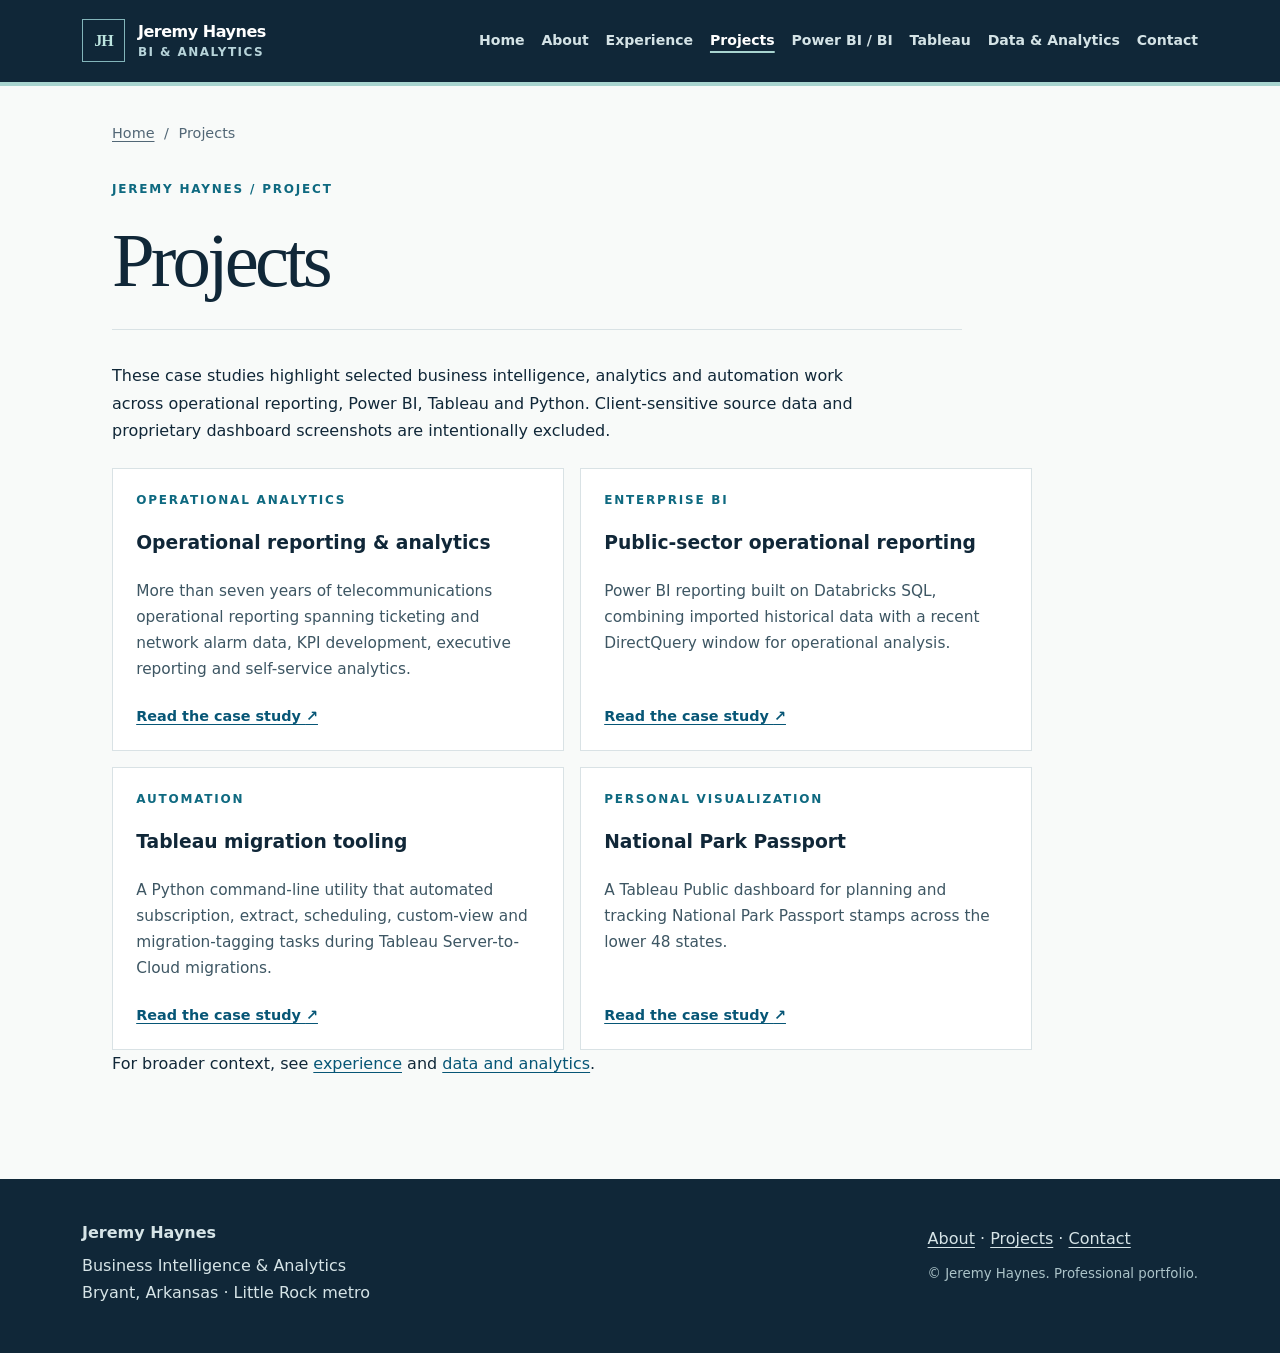
<file: projects/index.html>
<!doctype html>
<html lang="en">

<head>
    <meta charset="utf-8">
    <meta name="viewport" content="width=device-width, initial-scale=1">
    <title>Projects | Jeremy Haynes BI &amp; Analytics Portfolio</title>
    <meta name="description"
        content="Explore Jeremy Haynes’s Power BI, Tableau, Python automation, data modernization and personal data-visualization projects.">
    <link rel="canonical" href="https://jeremy-haynes-professional.deadgilder.chatgpt.site/projects/">
    <meta property="og:type" content="website">
    <meta property="og:title" content="Projects | Jeremy Haynes BI &amp; Analytics Portfolio">
    <meta property="og:description"
        content="Explore Jeremy Haynes’s Power BI, Tableau, Python automation, data modernization and personal data-visualization projects.">
    <meta property="og:url" content="https://jeremy-haynes-professional.deadgilder.chatgpt.site/projects/">
    <meta property="og:site_name" content="Jeremy Haynes">
    <meta name="twitter:card" content="summary">
    <meta name="twitter:title" content="Projects | Jeremy Haynes BI &amp; Analytics Portfolio">
    <meta name="twitter:description"
        content="Explore Jeremy Haynes’s Power BI, Tableau, Python automation, data modernization and personal data-visualization projects.">
    <meta name="theme-color" content="#102738">
    <link rel="icon" href="/favicon.svg" type="image/svg+xml">
    <link rel="stylesheet" href="/style.css">
    <script
        type="application/ld+json">{"@context": "https://schema.org", "@graph": [{"@type": "Person", "@id": "https://jeremy-haynes-professional.deadgilder.chatgpt.site/#jeremy-haynes", "name": "Jeremy Haynes", "url": "https://jeremy-haynes-professional.deadgilder.chatgpt.site/", "jobTitle": "Senior Business Intelligence and Analytics Professional", "description": "Senior business intelligence and analytics professional with more than 12 years of experience.", "homeLocation": {"@type": "Place", "name": "Bryant, Arkansas", "address": {"@type": "PostalAddress", "addressLocality": "Bryant", "addressRegion": "AR", "addressCountry": "US"}}, "knowsAbout": ["Power BI", "Tableau", "SQL", "Python", "DAX", "Data modeling", "Data visualization", "Data quality", "Analytics automation"], "hasCredential": [{"@type": "EducationalOccupationalCredential", "name": "Bachelor of Science in Computer Engineering Technology"}, {"@type": "EducationalOccupationalCredential", "name": "IBM Data Engineering Professional Certificate"}]}, {"@type": "WebSite", "@id": "https://jeremy-haynes-professional.deadgilder.chatgpt.site/#website", "name": "Jeremy Haynes | Business Intelligence & Analytics", "url": "https://jeremy-haynes-professional.deadgilder.chatgpt.site/", "publisher": {"@id": "https://jeremy-haynes-professional.deadgilder.chatgpt.site/#jeremy-haynes"}}, {"@type": "WebPage", "@id": "https://jeremy-haynes-professional.deadgilder.chatgpt.site/projects/#webpage", "url": "https://jeremy-haynes-professional.deadgilder.chatgpt.site/projects/", "name": "Projects | Jeremy Haynes BI & Analytics Portfolio", "isPartOf": {"@id": "https://jeremy-haynes-professional.deadgilder.chatgpt.site/#website"}, "about": {"@id": "https://jeremy-haynes-professional.deadgilder.chatgpt.site/#jeremy-haynes"}}, {"@type": "BreadcrumbList", "itemListElement": [{"@type": "ListItem", "position": 1, "name": "Home", "item": "https://jeremy-haynes-professional.deadgilder.chatgpt.site/"}, {"@type": "ListItem", "position": 2, "name": "Projects", "item": "https://jeremy-haynes-professional.deadgilder.chatgpt.site/projects/"}]}]}</script>
</head>

<body><a class="skip-link" href="#main">Skip to content</a>
    <header class="site-header">
        <div class="header-inner"><a class="brand" href="/" aria-label="Jeremy Haynes, home"><span class="brand-mark"
                    aria-hidden="true">JH</span><span>Jeremy Haynes<small>BI &amp; Analytics</small></span></a>
            <nav class="primary-nav" aria-label="Main navigation"><a href="/">Home</a><a href="/about/">About</a><a
                    href="/experience/">Experience</a><a href="/projects/" aria-current="page">Projects</a><a
                    href="/power-bi-business-intelligence/">Power BI / BI</a><a href="/tableau/">Tableau</a><a
                    href="/data-analytics/">Data &amp; Analytics</a><a href="/contact/">Contact</a></nav>
        </div>
    </header>
    <main id="main" class="container">
        <nav class="breadcrumbs" aria-label="Breadcrumb"><a href="/">Home</a><span aria-hidden="true">/</span><span
                aria-current="page">Projects</span></nav>
        <div class="page-heading">
            <p class="eyebrow">JEREMY HAYNES / PROJECT</p>
            <h1>Projects</h1>
        </div>
        <div class="page-body">
            <p>
                These case studies highlight selected business intelligence, analytics and
                automation work across operational reporting, Power BI, Tableau and Python.
                Client-sensitive source data and proprietary dashboard screenshots are
                intentionally excluded.
            </p>

            <div class="cards">

                <article class="card">
                    <span class="eyebrow">Operational Analytics</span>
                    <h3>
                        <a href="/projects/operational-reporting/">
                            Operational reporting &amp; analytics
                        </a>
                    </h3>
                    <p>
                        More than seven years of telecommunications operational reporting
                        spanning ticketing and network alarm data, KPI development,
                        executive reporting and self-service analytics.
                    </p>
                    <a class="text-link" href="/projects/operational-reporting/">
                        Read the case study <span aria-hidden="true">↗</span>
                    </a>
                </article>

                <article class="card">
                    <span class="eyebrow">Enterprise BI</span>
                    <h3>
                        <a href="/projects/public-sector-reporting/">
                            Public-sector operational reporting
                        </a>
                    </h3>
                    <p>
                        Power BI reporting built on Databricks SQL, combining imported
                        historical data with a recent DirectQuery window for operational analysis.
                    </p>
                    <a class="text-link" href="/projects/public-sector-reporting/">
                        Read the case study <span aria-hidden="true">↗</span>
                    </a>
                </article>

                <article class="card">
                    <span class="eyebrow">Automation</span>
                    <h3>
                        <a href="/projects/tableau-migration-tool/">
                            Tableau migration tooling
                        </a>
                    </h3>
                    <p>
                        A Python command-line utility that automated subscription, extract,
                        scheduling, custom-view and migration-tagging tasks during
                        Tableau Server-to-Cloud migrations.
                    </p>
                    <a class="text-link" href="/projects/tableau-migration-tool/">
                        Read the case study <span aria-hidden="true">↗</span>
                    </a>
                </article>

                <article class="card">
                    <span class="eyebrow">Personal Visualization</span>
                    <h3>
                        <a href="/projects/national-park-passport/">
                            National Park Passport
                        </a>
                    </h3>
                    <p>
                        A Tableau Public dashboard for planning and tracking National Park
                        Passport stamps across the lower 48 states.
                    </p>
                    <a class="text-link" href="/projects/national-park-passport/">
                        Read the case study <span aria-hidden="true">↗</span>
                    </a>
                </article>

            </div>

            <p>
                For broader context, see <a href="/experience/">experience</a>
                and <a href="/data-analytics/">data and analytics</a>.
            </p>
        </div>
    </main>
    <footer class="footer">
        <div class="footer-inner">
            <div><strong>Jeremy Haynes</strong>
                <p>Business Intelligence &amp; Analytics<br>Bryant, Arkansas · Little Rock metro</p>
            </div>
            <div>
                <p><a href="/about/">About</a> · <a href="/projects/">Projects</a> · <a href="/contact/">Contact</a></p>
                <small>© Jeremy Haynes. Professional portfolio.</small>
            </div>
        </div>
    </footer>
</body>

</html>
</file>
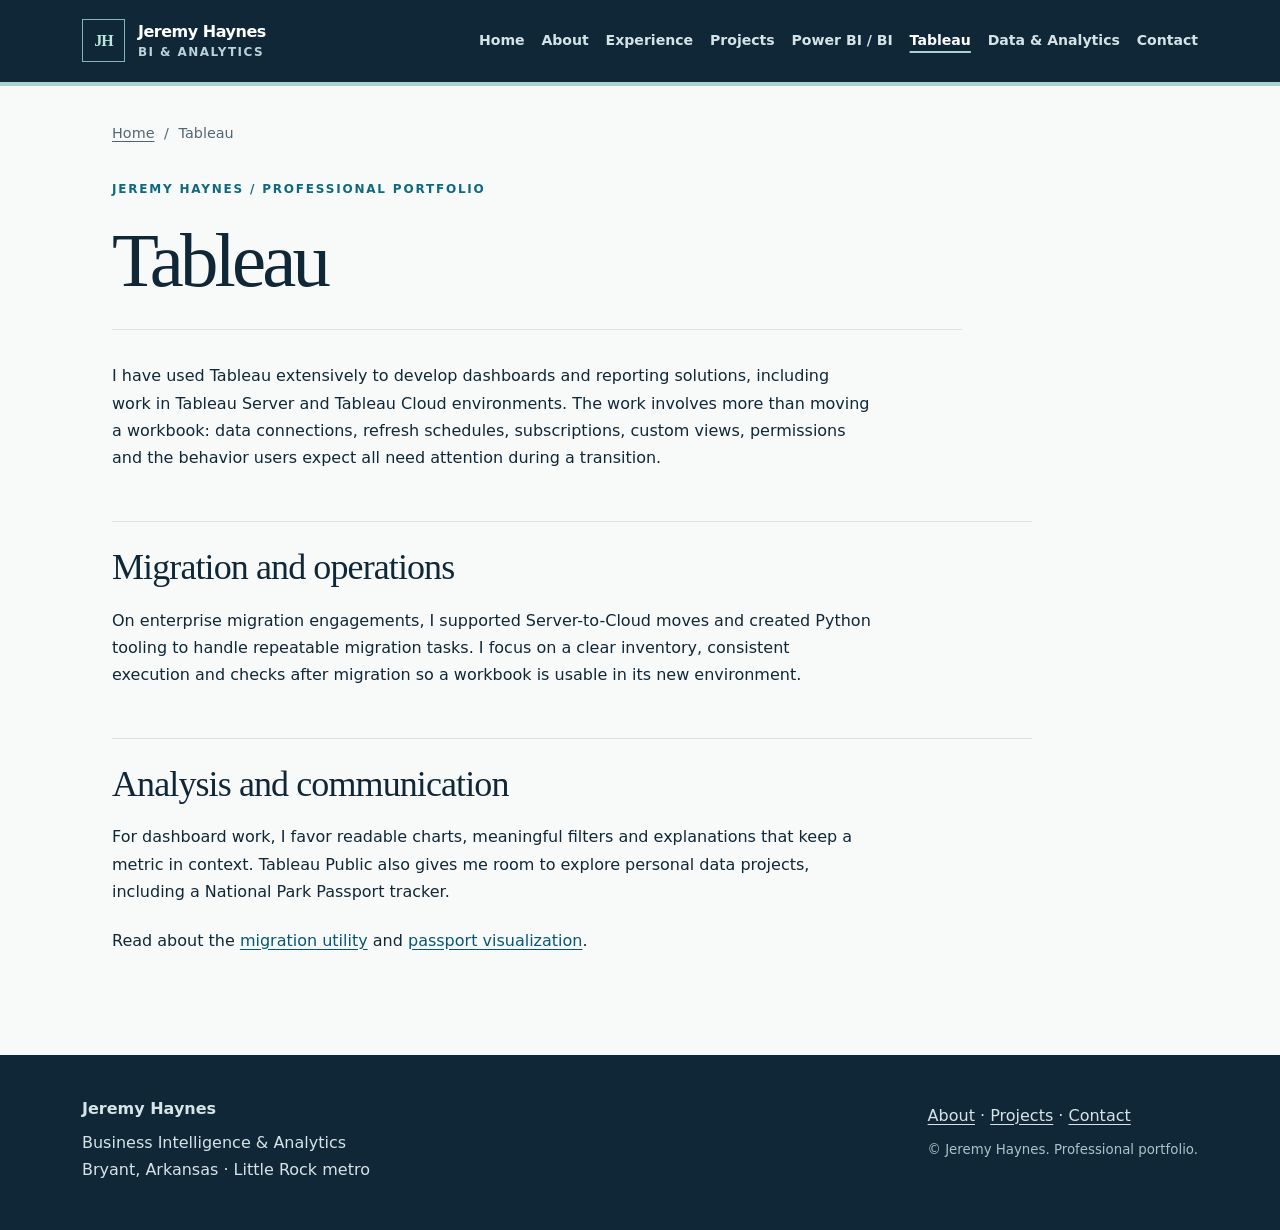
<file: tableau/index.html>
<!doctype html><html lang="en"><head><meta charset="utf-8"><meta name="viewport" content="width=device-width, initial-scale=1"><title>Tableau Development &amp; Migration | Jeremy Haynes</title><meta name="description" content="Jeremy Haynes’s Tableau experience includes dashboard development, Tableau Server and Cloud work, migration automation and analytical reporting."><link rel="canonical" href="https://jeremy-haynes-professional.deadgilder.chatgpt.site/tableau/"><meta property="og:type" content="website"><meta property="og:title" content="Tableau Development &amp; Migration | Jeremy Haynes"><meta property="og:description" content="Jeremy Haynes’s Tableau experience includes dashboard development, Tableau Server and Cloud work, migration automation and analytical reporting."><meta property="og:url" content="https://jeremy-haynes-professional.deadgilder.chatgpt.site/tableau/"><meta property="og:site_name" content="Jeremy Haynes"><meta name="twitter:card" content="summary"><meta name="twitter:title" content="Tableau Development &amp; Migration | Jeremy Haynes"><meta name="twitter:description" content="Jeremy Haynes’s Tableau experience includes dashboard development, Tableau Server and Cloud work, migration automation and analytical reporting."><meta name="theme-color" content="#102738"><link rel="icon" href="/favicon.svg" type="image/svg+xml"><link rel="stylesheet" href="/style.css"><script type="application/ld+json">{"@context": "https://schema.org", "@graph": [{"@type": "Person", "@id": "https://jeremy-haynes-professional.deadgilder.chatgpt.site/#jeremy-haynes", "name": "Jeremy Haynes", "url": "https://jeremy-haynes-professional.deadgilder.chatgpt.site/", "jobTitle": "Senior Business Intelligence and Analytics Professional", "description": "Senior business intelligence and analytics professional with more than 12 years of experience.", "homeLocation": {"@type": "Place", "name": "Bryant, Arkansas", "address": {"@type": "PostalAddress", "addressLocality": "Bryant", "addressRegion": "AR", "addressCountry": "US"}}, "knowsAbout": ["Power BI", "Tableau", "SQL", "Python", "DAX", "Data modeling", "Data visualization", "Data quality", "Analytics automation"], "hasCredential": [{"@type": "EducationalOccupationalCredential", "name": "Bachelor of Science in Computer Engineering Technology"}, {"@type": "EducationalOccupationalCredential", "name": "IBM Data Engineering Professional Certificate"}]}, {"@type": "WebSite", "@id": "https://jeremy-haynes-professional.deadgilder.chatgpt.site/#website", "name": "Jeremy Haynes | Business Intelligence & Analytics", "url": "https://jeremy-haynes-professional.deadgilder.chatgpt.site/", "publisher": {"@id": "https://jeremy-haynes-professional.deadgilder.chatgpt.site/#jeremy-haynes"}}, {"@type": "WebPage", "@id": "https://jeremy-haynes-professional.deadgilder.chatgpt.site/tableau/#webpage", "url": "https://jeremy-haynes-professional.deadgilder.chatgpt.site/tableau/", "name": "Tableau Development & Migration | Jeremy Haynes", "isPartOf": {"@id": "https://jeremy-haynes-professional.deadgilder.chatgpt.site/#website"}, "about": {"@id": "https://jeremy-haynes-professional.deadgilder.chatgpt.site/#jeremy-haynes"}}, {"@type": "BreadcrumbList", "itemListElement": [{"@type": "ListItem", "position": 1, "name": "Home", "item": "https://jeremy-haynes-professional.deadgilder.chatgpt.site/"}, {"@type": "ListItem", "position": 2, "name": "Tableau", "item": "https://jeremy-haynes-professional.deadgilder.chatgpt.site/tableau/"}]}]}</script></head><body><a class="skip-link" href="#main">Skip to content</a><header class="site-header"><div class="header-inner"><a class="brand" href="/" aria-label="Jeremy Haynes, home"><span class="brand-mark" aria-hidden="true">JH</span><span>Jeremy Haynes<small>BI &amp; Analytics</small></span></a><nav class="primary-nav" aria-label="Main navigation"><a href="/">Home</a><a href="/about/">About</a><a href="/experience/">Experience</a><a href="/projects/">Projects</a><a href="/power-bi-business-intelligence/">Power BI / BI</a><a href="/tableau/" aria-current="page">Tableau</a><a href="/data-analytics/">Data &amp; Analytics</a><a href="/contact/">Contact</a></nav></div></header><main id="main" class="container"><nav class="breadcrumbs" aria-label="Breadcrumb"><a href="/">Home</a><span aria-hidden="true">/</span><span aria-current="page">Tableau</span></nav><div class="page-heading"><p class="eyebrow">JEREMY HAYNES / PROFESSIONAL PORTFOLIO</p><h1>Tableau</h1></div><div class="page-body"><p>I have used Tableau extensively to develop dashboards and reporting solutions, including work in Tableau Server and Tableau Cloud environments. The work involves more than moving a workbook: data connections, refresh schedules, subscriptions, custom views, permissions and the behavior users expect all need attention during a transition.</p><section class="content-section"><h2>Migration and operations</h2><p>On enterprise migration engagements, I supported Server-to-Cloud moves and created Python tooling to handle repeatable migration tasks. I focus on a clear inventory, consistent execution and checks after migration so a workbook is usable in its new environment.</p></section><section class="content-section"><h2>Analysis and communication</h2><p>For dashboard work, I favor readable charts, meaningful filters and explanations that keep a metric in context. Tableau Public also gives me room to explore personal data projects, including a National Park Passport tracker.</p></section><p>Read about the <a href="/projects/tableau-migration-tool/">migration utility</a> and <a href="/projects/national-park-passport/">passport visualization</a>.</p></div></main><footer class="footer"><div class="footer-inner"><div><strong>Jeremy Haynes</strong><p>Business Intelligence &amp; Analytics<br>Bryant, Arkansas · Little Rock metro</p></div><div><p><a href="/about/">About</a> · <a href="/projects/">Projects</a> · <a href="/contact/">Contact</a></p><small>© Jeremy Haynes. Professional portfolio.</small></div></div></footer></body></html>
</file>
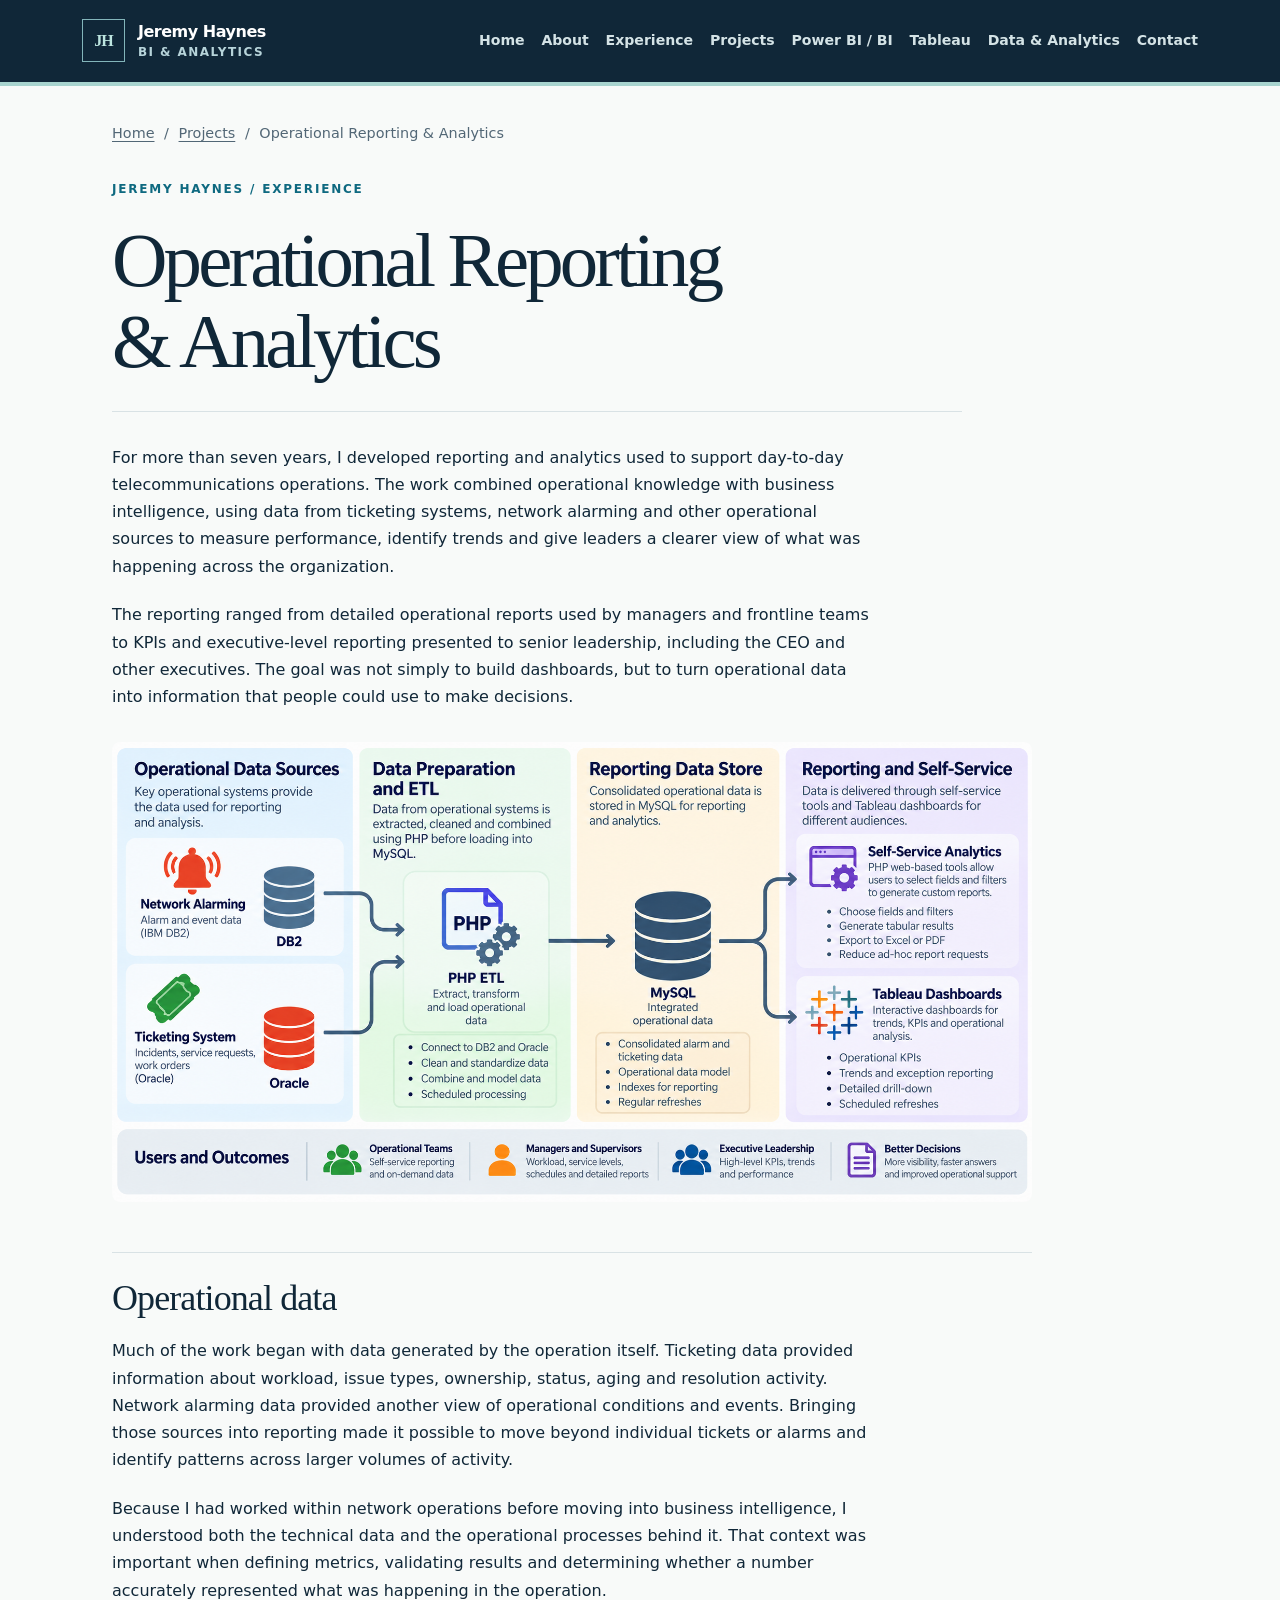
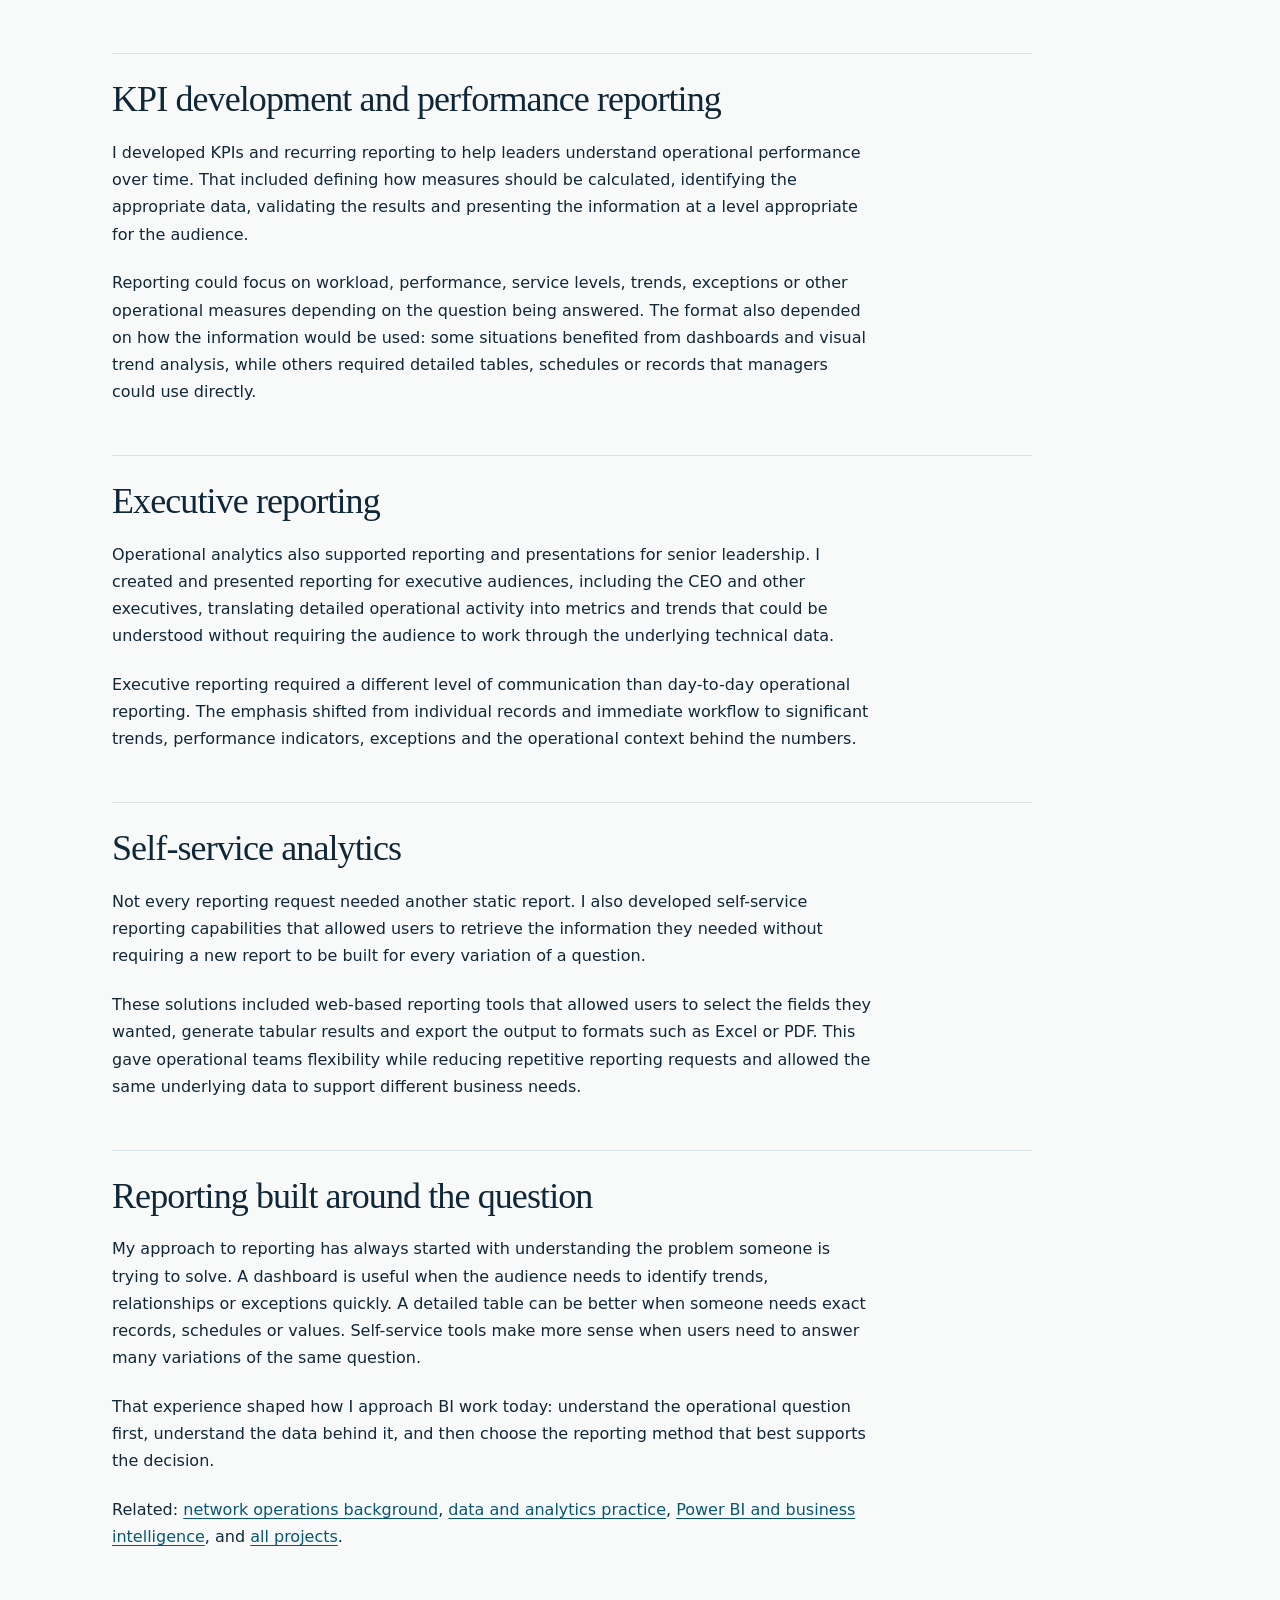
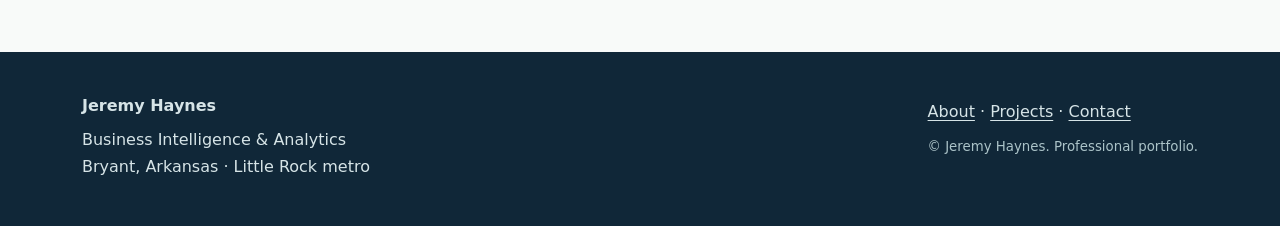
<file: projects/legacy-data-modernization/index.html>
<!doctype html>
<html lang="en">

<head>
    <meta charset="utf-8">
    <meta name="viewport" content="width=device-width, initial-scale=1">

    <title>Operational Reporting & Analytics | Jeremy Haynes</title>

    <meta name="description"
        content="Jeremy Haynes has more than seven years of experience developing operational reporting and analytics for telecommunications operations, including ticketing and alarm data, KPI development, executive reporting and self-service analytics.">

    <link rel="canonical"
        href="https://jeremy-haynes-professional.deadgilder.chatgpt.site/projects/legacy-data-modernization/">

    <meta property="og:type" content="website">
    <meta property="og:title"
        content="Operational Reporting & Analytics | Jeremy Haynes">
    <meta property="og:description"
        content="Operational reporting experience spanning ticketing and alarm data, KPI development, executive reporting and self-service analytics.">
    <meta property="og:url"
        content="https://jeremy-haynes-professional.deadgilder.chatgpt.site/projects/legacy-data-modernization/">
    <meta property="og:site_name" content="Jeremy Haynes">

    <meta name="twitter:card" content="summary">
    <meta name="twitter:title"
        content="Operational Reporting & Analytics | Jeremy Haynes">
    <meta name="twitter:description"
        content="More than seven years of operational reporting and analytics experience in telecommunications operations.">

    <meta name="theme-color" content="#102738">

    <link rel="icon" href="/favicon.svg" type="image/svg+xml">
    <link rel="stylesheet" href="/style.css">

    <script type="application/ld+json">
    {
        "@context": "https://schema.org",
        "@graph": [
            {
                "@type": "Person",
                "@id": "https://jeremy-haynes-professional.deadgilder.chatgpt.site/#jeremy-haynes",
                "name": "Jeremy Haynes",
                "url": "https://jeremy-haynes-professional.deadgilder.chatgpt.site/",
                "jobTitle": "Senior Business Intelligence and Analytics Professional",
                "description": "Senior business intelligence and analytics professional with more than 12 years of experience.",
                "homeLocation": {
                    "@type": "Place",
                    "name": "Bryant, Arkansas",
                    "address": {
                        "@type": "PostalAddress",
                        "addressLocality": "Bryant",
                        "addressRegion": "AR",
                        "addressCountry": "US"
                    }
                },
                "knowsAbout": [
                    "Power BI",
                    "Tableau",
                    "SQL",
                    "Python",
                    "DAX",
                    "Data modeling",
                    "Data visualization",
                    "Operational reporting",
                    "KPI development",
                    "Self-service analytics"
                ],
                "hasCredential": [
                    {
                        "@type": "EducationalOccupationalCredential",
                        "name": "Bachelor of Science in Computer Engineering Technology"
                    },
                    {
                        "@type": "EducationalOccupationalCredential",
                        "name": "IBM Data Engineering Professional Certificate"
                    }
                ]
            },
            {
                "@type": "WebSite",
                "@id": "https://jeremy-haynes-professional.deadgilder.chatgpt.site/#website",
                "name": "Jeremy Haynes | Business Intelligence & Analytics",
                "url": "https://jeremy-haynes-professional.deadgilder.chatgpt.site/",
                "publisher": {
                    "@id": "https://jeremy-haynes-professional.deadgilder.chatgpt.site/#jeremy-haynes"
                }
            },
            {
                "@type": "WebPage",
                "@id": "https://jeremy-haynes-professional.deadgilder.chatgpt.site/projects/legacy-data-modernization/#webpage",
                "url": "https://jeremy-haynes-professional.deadgilder.chatgpt.site/projects/legacy-data-modernization/",
                "name": "Operational Reporting & Analytics | Jeremy Haynes",
                "isPartOf": {
                    "@id": "https://jeremy-haynes-professional.deadgilder.chatgpt.site/#website"
                },
                "about": {
                    "@id": "https://jeremy-haynes-professional.deadgilder.chatgpt.site/#jeremy-haynes"
                }
            },
            {
                "@type": "BreadcrumbList",
                "itemListElement": [
                    {
                        "@type": "ListItem",
                        "position": 1,
                        "name": "Home",
                        "item": "https://jeremy-haynes-professional.deadgilder.chatgpt.site/"
                    },
                    {
                        "@type": "ListItem",
                        "position": 2,
                        "name": "Projects",
                        "item": "https://jeremy-haynes-professional.deadgilder.chatgpt.site/projects/"
                    },
                    {
                        "@type": "ListItem",
                        "position": 3,
                        "name": "Operational Reporting & Analytics",
                        "item": "https://jeremy-haynes-professional.deadgilder.chatgpt.site/projects/legacy-data-modernization/"
                    }
                ]
            }
        ]
    }
    </script>
</head>

<body>

    <a class="skip-link" href="#main">Skip to content</a>

    <header class="site-header">
        <div class="header-inner">

            <a class="brand" href="/" aria-label="Jeremy Haynes, home">
                <span class="brand-mark" aria-hidden="true">JH</span>
                <span>
                    Jeremy Haynes
                    <small>BI &amp; Analytics</small>
                </span>
            </a>

            <nav class="primary-nav" aria-label="Main navigation">
                <a href="/">Home</a>
                <a href="/about/">About</a>
                <a href="/experience/">Experience</a>
                <a href="/projects/">Projects</a>
                <a href="/power-bi-business-intelligence/">Power BI / BI</a>
                <a href="/tableau/">Tableau</a>
                <a href="/data-analytics/">Data &amp; Analytics</a>
                <a href="/contact/">Contact</a>
            </nav>

        </div>
    </header>

    <main id="main" class="container">

        <nav class="breadcrumbs" aria-label="Breadcrumb">
            <a href="/">Home</a>
            <span aria-hidden="true">/</span>
            <a href="/projects/">Projects</a>
            <span aria-hidden="true">/</span>
            <span aria-current="page">Operational Reporting &amp; Analytics</span>
        </nav>

        <div class="page-heading">
            <p class="eyebrow">JEREMY HAYNES / EXPERIENCE</p>
            <h1>Operational Reporting &amp; Analytics</h1>
        </div>

        <div class="page-body">

            <p>
                For more than seven years, I developed reporting and analytics used to
                support day-to-day telecommunications operations. The work combined
                operational knowledge with business intelligence, using data from
                ticketing systems, network alarming and other operational sources to
                measure performance, identify trends and give leaders a clearer view
                of what was happening across the organization.
            </p>

            <p>
                The reporting ranged from detailed operational reports used by managers
                and frontline teams to KPIs and executive-level reporting presented to
                senior leadership, including the CEO and other executives. The goal was
                not simply to build dashboards, but to turn operational data into
                information that people could use to make decisions.
            </p>

            <img
            src="/images/operations.png"
            alt="Operational reporting architecture showing network alarm data in DB2 and ticketing data in Oracle processed through PHP ETL into MySQL, then delivered through self-service analytics and Tableau dashboards"
            class="project-image">

            <section class="content-section">
                <h2>Operational data</h2>

                <p>
                    Much of the work began with data generated by the operation itself.
                    Ticketing data provided information about workload, issue types,
                    ownership, status, aging and resolution activity. Network alarming
                    data provided another view of operational conditions and events.
                    Bringing those sources into reporting made it possible to move beyond
                    individual tickets or alarms and identify patterns across larger
                    volumes of activity.
                </p>

                <p>
                    Because I had worked within network operations before moving into
                    business intelligence, I understood both the technical data and the
                    operational processes behind it. That context was important when
                    defining metrics, validating results and determining whether a
                    number accurately represented what was happening in the operation.
                </p>
            </section>

            <section class="content-section">
                <h2>KPI development and performance reporting</h2>

                <p>
                    I developed KPIs and recurring reporting to help leaders understand
                    operational performance over time. That included defining how
                    measures should be calculated, identifying the appropriate data,
                    validating the results and presenting the information at a level
                    appropriate for the audience.
                </p>

                <p>
                    Reporting could focus on workload, performance, service levels,
                    trends, exceptions or other operational measures depending on the
                    question being answered. The format also depended on how the
                    information would be used: some situations benefited from dashboards
                    and visual trend analysis, while others required detailed tables,
                    schedules or records that managers could use directly.
                </p>
            </section>

            <section class="content-section">
                <h2>Executive reporting</h2>

                <p>
                    Operational analytics also supported reporting and presentations for
                    senior leadership. I created and presented reporting for executive
                    audiences, including the CEO and other executives, translating
                    detailed operational activity into metrics and trends that could be
                    understood without requiring the audience to work through the
                    underlying technical data.
                </p>

                <p>
                    Executive reporting required a different level of communication than
                    day-to-day operational reporting. The emphasis shifted from individual
                    records and immediate workflow to significant trends, performance
                    indicators, exceptions and the operational context behind the numbers.
                </p>
            </section>

            <section class="content-section">
                <h2>Self-service analytics</h2>

                <p>
                    Not every reporting request needed another static report. I also
                    developed self-service reporting capabilities that allowed users to
                    retrieve the information they needed without requiring a new report
                    to be built for every variation of a question.
                </p>

                <p>
                    These solutions included web-based reporting tools that allowed users
                    to select the fields they wanted, generate tabular results and export
                    the output to formats such as Excel or PDF. This gave operational
                    teams flexibility while reducing repetitive reporting requests and
                    allowed the same underlying data to support different business needs.
                </p>
            </section>

            <section class="content-section">
                <h2>Reporting built around the question</h2>

                <p>
                    My approach to reporting has always started with understanding the
                    problem someone is trying to solve. A dashboard is useful when the
                    audience needs to identify trends, relationships or exceptions
                    quickly. A detailed table can be better when someone needs exact
                    records, schedules or values. Self-service tools make more sense when
                    users need to answer many variations of the same question.
                </p>

                <p>
                    That experience shaped how I approach BI work today: understand the
                    operational question first, understand the data behind it, and then
                    choose the reporting method that best supports the decision.
                </p>
            </section>

            <p>
                Related:
                <a href="/network-operations/">network operations background</a>,
                <a href="/data-analytics/">data and analytics practice</a>,
                <a href="/power-bi-business-intelligence/">Power BI and business intelligence</a>,
                and <a href="/projects/">all projects</a>.
            </p>

        </div>

    </main>

    <footer class="footer">
        <div class="footer-inner">

            <div>
                <strong>Jeremy Haynes</strong>
                <p>
                    Business Intelligence &amp; Analytics<br>
                    Bryant, Arkansas · Little Rock metro
                </p>
            </div>

            <div>
                <p>
                    <a href="/about/">About</a> ·
                    <a href="/projects/">Projects</a> ·
                    <a href="/contact/">Contact</a>
                </p>
                <small>© Jeremy Haynes. Professional portfolio.</small>
            </div>

        </div>
    </footer>

</body>
</html>
</file>
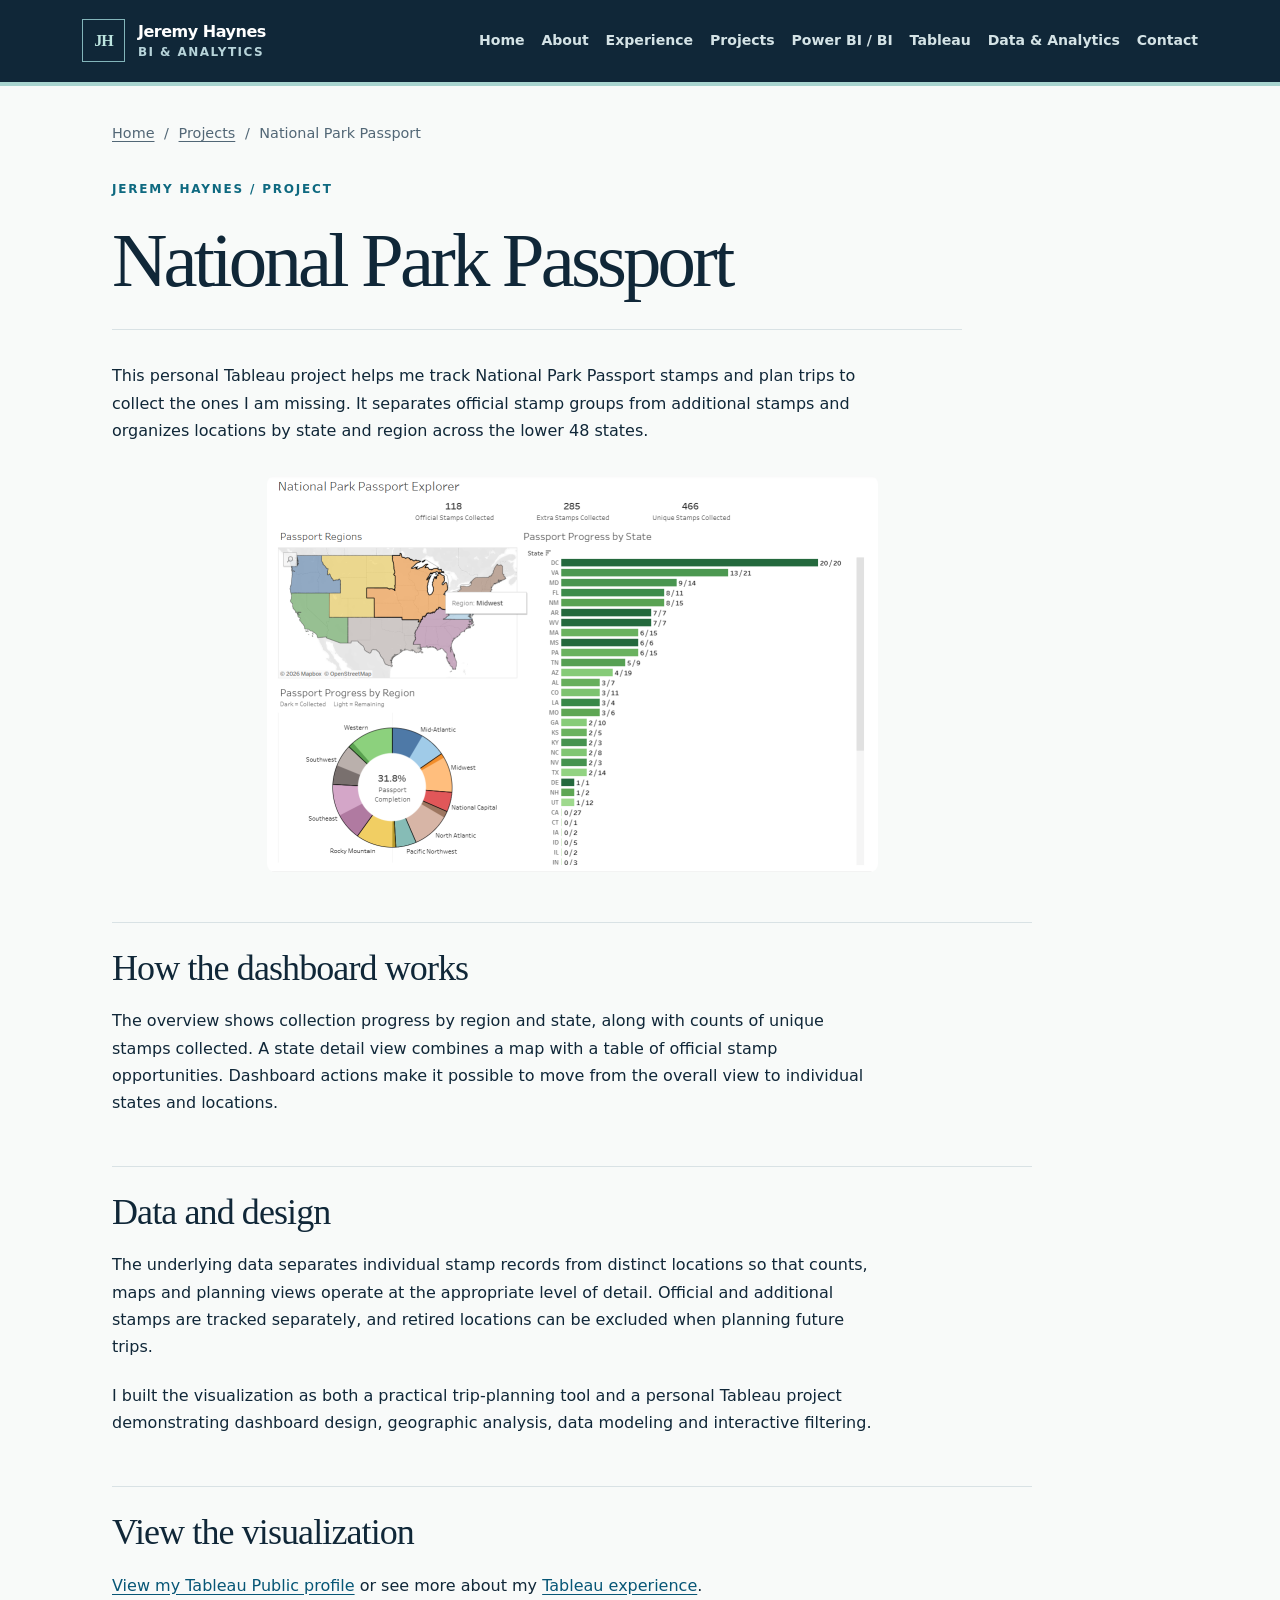
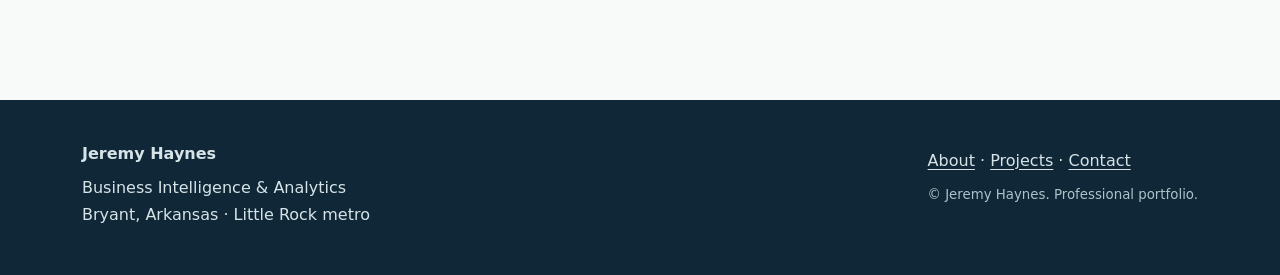
<file: projects/national-park-passport/index.html>
<!doctype html>
<html lang="en">

<head>
    <meta charset="utf-8">
    <meta name="viewport" content="width=device-width, initial-scale=1">
    <title>National Park Passport Tableau Project | Jeremy Haynes</title>
    <meta name="description"
        content="A personal Tableau Public visualization for tracking National Park Passport stamps and planning visits across the contiguous United States.">
    <link rel="canonical"
        href="https://jeremy-haynes-professional.deadgilder.chatgpt.site/projects/national-park-passport/">
    <meta property="og:type" content="website">
    <meta property="og:title" content="National Park Passport Tableau Project | Jeremy Haynes">
    <meta property="og:description"
        content="A personal Tableau Public visualization for tracking National Park Passport stamps and planning visits across the contiguous United States.">
    <meta property="og:url"
        content="https://jeremy-haynes-professional.deadgilder.chatgpt.site/projects/national-park-passport/">
    <meta property="og:site_name" content="Jeremy Haynes">
    <meta name="twitter:card" content="summary">
    <meta name="twitter:title" content="National Park Passport Tableau Project | Jeremy Haynes">
    <meta name="twitter:description"
        content="A personal Tableau Public visualization for tracking National Park Passport stamps and planning visits across the contiguous United States.">
    <meta name="theme-color" content="#102738">
    <link rel="icon" href="/favicon.svg" type="image/svg+xml">
    <link rel="stylesheet" href="/style.css">
    <script
        type="application/ld+json">{"@context": "https://schema.org", "@graph": [{"@type": "Person", "@id": "https://jeremy-haynes-professional.deadgilder.chatgpt.site/#jeremy-haynes", "name": "Jeremy Haynes", "url": "https://jeremy-haynes-professional.deadgilder.chatgpt.site/", "jobTitle": "Senior Business Intelligence and Analytics Professional", "description": "Senior business intelligence and analytics professional with more than 12 years of experience.", "homeLocation": {"@type": "Place", "name": "Bryant, Arkansas", "address": {"@type": "PostalAddress", "addressLocality": "Bryant", "addressRegion": "AR", "addressCountry": "US"}}, "knowsAbout": ["Power BI", "Tableau", "SQL", "Python", "DAX", "Data modeling", "Data visualization", "Data quality", "Analytics automation"], "hasCredential": [{"@type": "EducationalOccupationalCredential", "name": "Bachelor of Science in Computer Engineering Technology"}, {"@type": "EducationalOccupationalCredential", "name": "IBM Data Engineering Professional Certificate"}]}, {"@type": "WebSite", "@id": "https://jeremy-haynes-professional.deadgilder.chatgpt.site/#website", "name": "Jeremy Haynes | Business Intelligence & Analytics", "url": "https://jeremy-haynes-professional.deadgilder.chatgpt.site/", "publisher": {"@id": "https://jeremy-haynes-professional.deadgilder.chatgpt.site/#jeremy-haynes"}}, {"@type": "WebPage", "@id": "https://jeremy-haynes-professional.deadgilder.chatgpt.site/projects/national-park-passport/#webpage", "url": "https://jeremy-haynes-professional.deadgilder.chatgpt.site/projects/national-park-passport/", "name": "National Park Passport Tableau Project | Jeremy Haynes", "isPartOf": {"@id": "https://jeremy-haynes-professional.deadgilder.chatgpt.site/#website"}, "about": {"@id": "https://jeremy-haynes-professional.deadgilder.chatgpt.site/#jeremy-haynes"}}, {"@type": "BreadcrumbList", "itemListElement": [{"@type": "ListItem", "position": 1, "name": "Home", "item": "https://jeremy-haynes-professional.deadgilder.chatgpt.site/"}, {"@type": "ListItem", "position": 2, "name": "Projects", "item": "https://jeremy-haynes-professional.deadgilder.chatgpt.site/projects/"}, {"@type": "ListItem", "position": 3, "name": "National Park Passport", "item": "https://jeremy-haynes-professional.deadgilder.chatgpt.site/projects/national-park-passport/"}]}]}</script>
</head>

<body><a class="skip-link" href="#main">Skip to content</a>
    <header class="site-header">
        <div class="header-inner"><a class="brand" href="/" aria-label="Jeremy Haynes, home"><span class="brand-mark"
                    aria-hidden="true">JH</span><span>Jeremy Haynes<small>BI &amp; Analytics</small></span></a>
            <nav class="primary-nav" aria-label="Main navigation"><a href="/">Home</a><a href="/about/">About</a><a
                    href="/experience/">Experience</a><a href="/projects/">Projects</a><a
                    href="/power-bi-business-intelligence/">Power BI / BI</a><a href="/tableau/">Tableau</a><a
                    href="/data-analytics/">Data &amp; Analytics</a><a href="/contact/">Contact</a></nav>
        </div>
    </header>
    <main id="main" class="container">
        <nav class="breadcrumbs" aria-label="Breadcrumb"><a href="/">Home</a><span aria-hidden="true">/</span><a
                href="/projects/">Projects</a><span aria-hidden="true">/</span><span aria-current="page">National Park
                Passport</span></nav>
        <div class="page-heading">
            <p class="eyebrow">JEREMY HAYNES / PROJECT</p>
            <h1>National Park Passport</h1>
        </div>
        <div class="page-body">
            <p>
                This personal Tableau project helps me track National Park Passport stamps
                and plan trips to collect the ones I am missing. It separates official stamp
                groups from additional stamps and organizes locations by state and region
                across the lower 48 states.
            </p>

            <img
                src="/images/national-park-passport.png"
                alt="National Park Passport Tableau dashboard showing stamp collection progress by region and state"
                class="project-image">

            <section class="content-section">
                <h2>How the dashboard works</h2>
                <p>
                    The overview shows collection progress by region and state, along with
                    counts of unique stamps collected. A state detail view combines a map
                    with a table of official stamp opportunities. Dashboard actions make it
                    possible to move from the overall view to individual states and locations.
                </p>
            </section>

            <section class="content-section">
                <h2>Data and design</h2>
                <p>
                    The underlying data separates individual stamp records from distinct
                    locations so that counts, maps and planning views operate at the
                    appropriate level of detail. Official and additional stamps are tracked
                    separately, and retired locations can be excluded when planning future
                    trips.
                </p>
                <p>
                    I built the visualization as both a practical trip-planning tool and a
                    personal Tableau project demonstrating dashboard design, geographic
                    analysis, data modeling and interactive filtering.
                </p>
            </section>

            <section class="content-section">
                <h2>View the visualization</h2>
                <p>
                    <a href="https://public.tableau.com/views/NationalParkPassportExplorer/NationalParkPassportExplorer"
                    target="_blank"
                    rel="noopener noreferrer">View my Tableau Public profile</a>
                    or see more about my <a href="/tableau/">Tableau experience</a>.
                </p>
            </section>
        </div>
    </main>
    <footer class="footer">
        <div class="footer-inner">
            <div><strong>Jeremy Haynes</strong>
                <p>Business Intelligence &amp; Analytics<br>Bryant, Arkansas · Little Rock metro</p>
            </div>
            <div>
                <p><a href="/about/">About</a> · <a href="/projects/">Projects</a> · <a href="/contact/">Contact</a></p>
                <small>© Jeremy Haynes. Professional portfolio.</small>
            </div>
        </div>
    </footer>
</body>

</html>
</file>
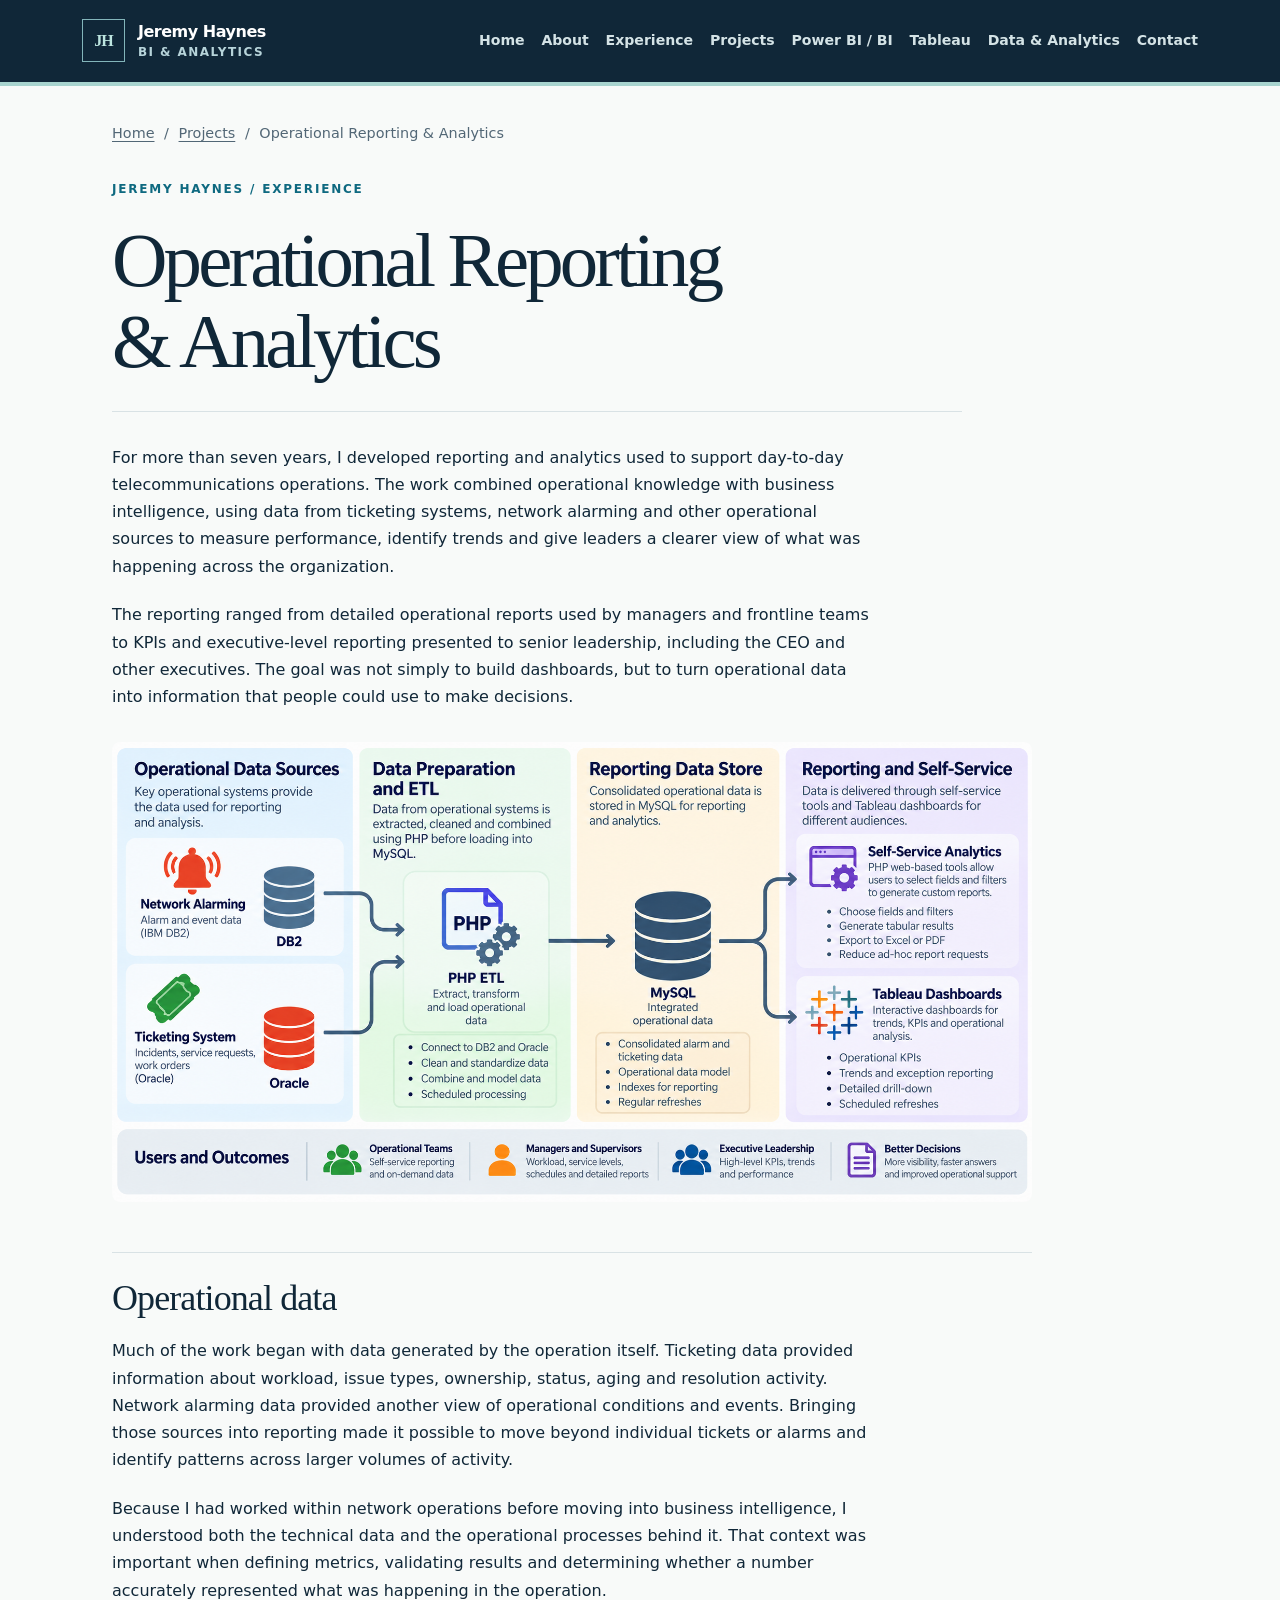
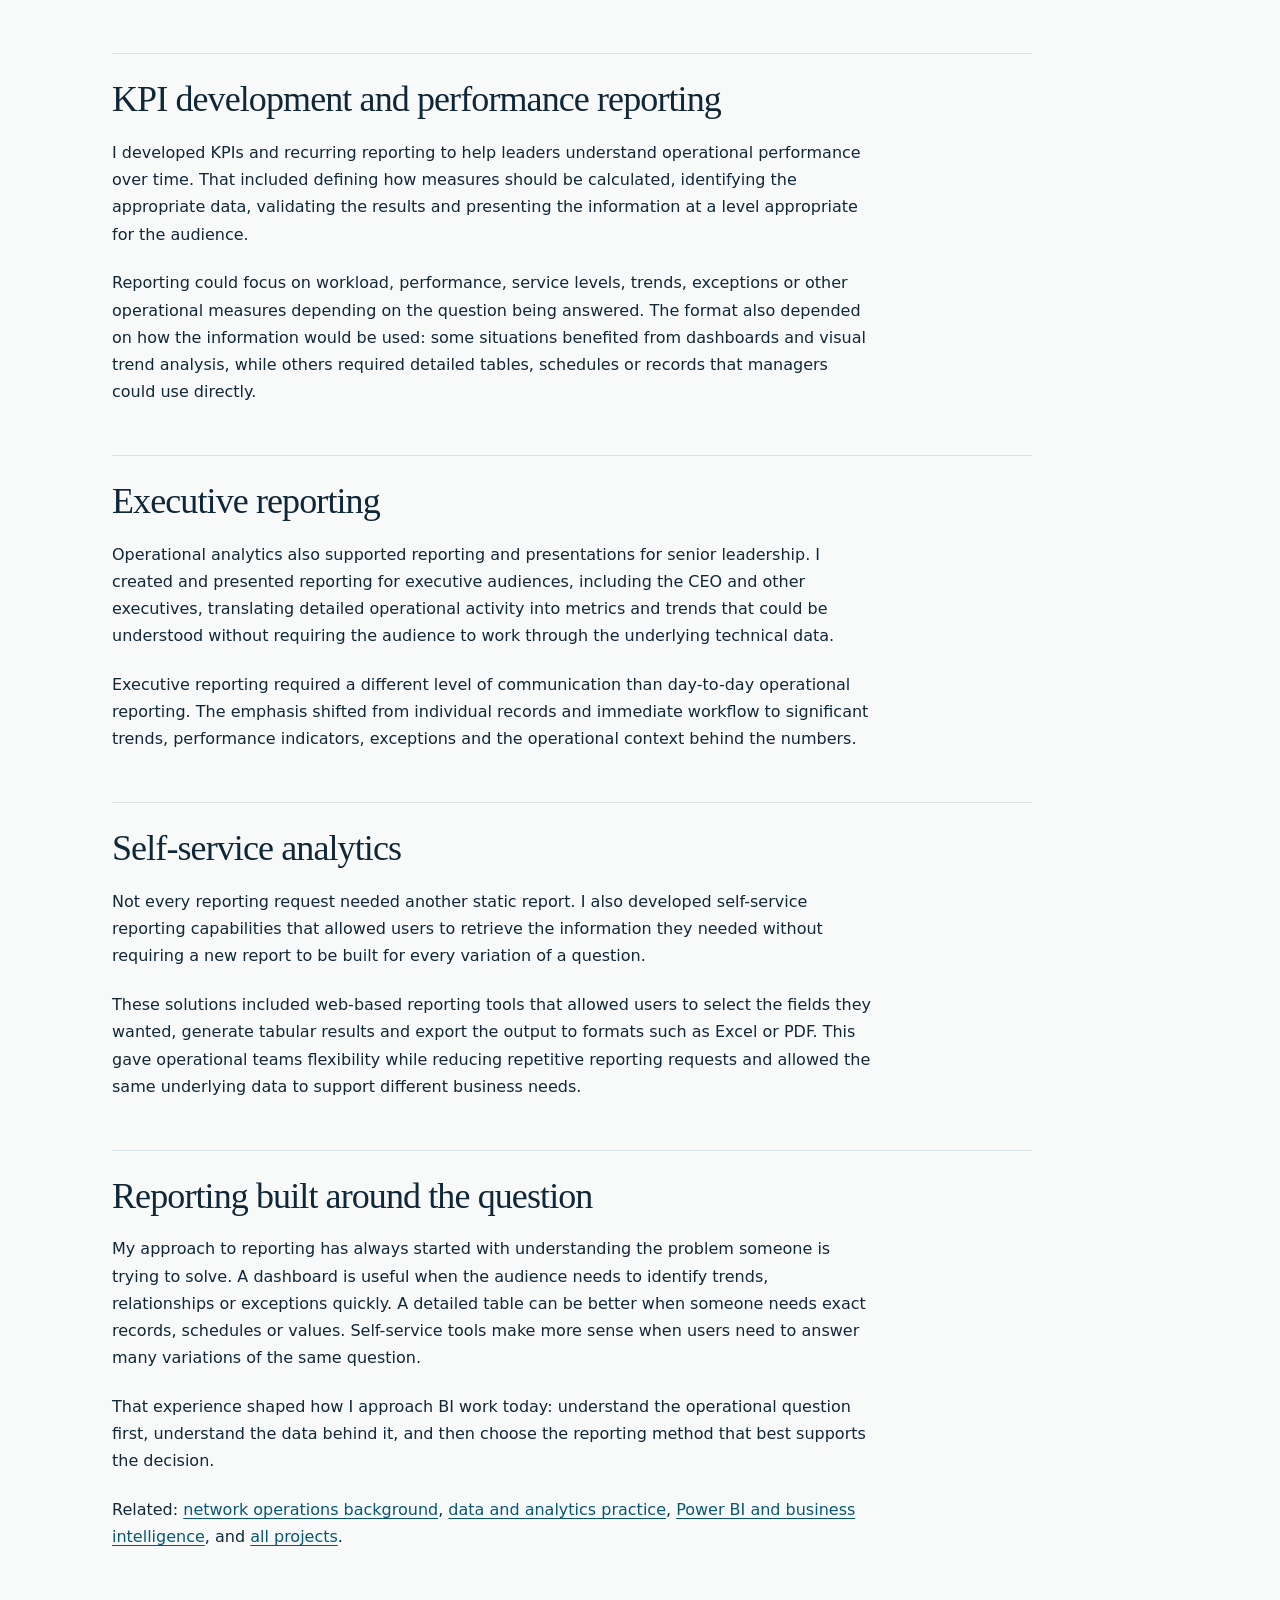
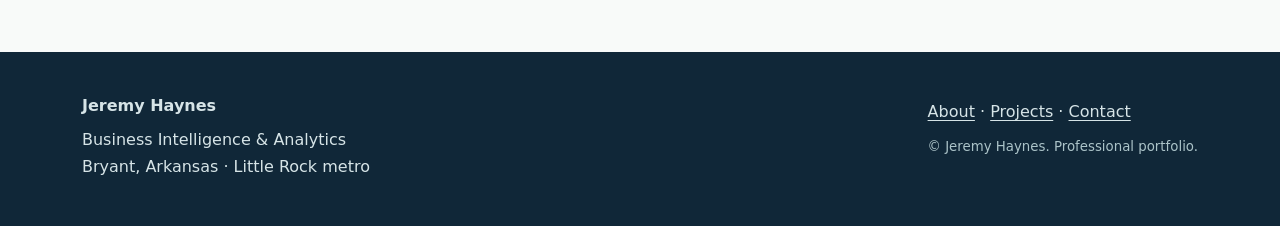
<file: projects/operational-reporting/index.html>
<!doctype html>
<html lang="en">

<head>
    <meta charset="utf-8">
    <meta name="viewport" content="width=device-width, initial-scale=1">

    <title>Operational Reporting & Analytics | Jeremy Haynes</title>

    <meta name="description"
        content="Jeremy Haynes has more than seven years of experience developing operational reporting and analytics for telecommunications operations, including ticketing and alarm data, KPI development, executive reporting and self-service analytics.">

    <link rel="canonical"
        href="https://jeremy-haynes-professional.deadgilder.chatgpt.site/projects/operational-reporting/">

    <meta property="og:type" content="website">
    <meta property="og:title"
        content="Operational Reporting & Analytics | Jeremy Haynes">
    <meta property="og:description"
        content="Operational reporting experience spanning ticketing and alarm data, KPI development, executive reporting and self-service analytics.">
    <meta property="og:url"
        content="https://jeremy-haynes-professional.deadgilder.chatgpt.site/projects/operational-reporting/">
    <meta property="og:site_name" content="Jeremy Haynes">

    <meta name="twitter:card" content="summary">
    <meta name="twitter:title"
        content="Operational Reporting & Analytics | Jeremy Haynes">
    <meta name="twitter:description"
        content="More than seven years of operational reporting and analytics experience in telecommunications operations.">

    <meta name="theme-color" content="#102738">

    <link rel="icon" href="/favicon.svg" type="image/svg+xml">
    <link rel="stylesheet" href="/style.css">

    <script type="application/ld+json">
    {
        "@context": "https://schema.org",
        "@graph": [
            {
                "@type": "Person",
                "@id": "https://jeremy-haynes-professional.deadgilder.chatgpt.site/#jeremy-haynes",
                "name": "Jeremy Haynes",
                "url": "https://jeremy-haynes-professional.deadgilder.chatgpt.site/",
                "jobTitle": "Senior Business Intelligence and Analytics Professional",
                "description": "Senior business intelligence and analytics professional with more than 12 years of experience.",
                "homeLocation": {
                    "@type": "Place",
                    "name": "Bryant, Arkansas",
                    "address": {
                        "@type": "PostalAddress",
                        "addressLocality": "Bryant",
                        "addressRegion": "AR",
                        "addressCountry": "US"
                    }
                },
                "knowsAbout": [
                    "Power BI",
                    "Tableau",
                    "SQL",
                    "Python",
                    "DAX",
                    "Data modeling",
                    "Data visualization",
                    "Operational reporting",
                    "KPI development",
                    "Self-service analytics"
                ],
                "hasCredential": [
                    {
                        "@type": "EducationalOccupationalCredential",
                        "name": "Bachelor of Science in Computer Engineering Technology"
                    },
                    {
                        "@type": "EducationalOccupationalCredential",
                        "name": "IBM Data Engineering Professional Certificate"
                    }
                ]
            },
            {
                "@type": "WebSite",
                "@id": "https://jeremy-haynes-professional.deadgilder.chatgpt.site/#website",
                "name": "Jeremy Haynes | Business Intelligence & Analytics",
                "url": "https://jeremy-haynes-professional.deadgilder.chatgpt.site/",
                "publisher": {
                    "@id": "https://jeremy-haynes-professional.deadgilder.chatgpt.site/#jeremy-haynes"
                }
            },
            {
                "@type": "WebPage",
                "@id": "https://jeremy-haynes-professional.deadgilder.chatgpt.site/projects/operational-reporting/#webpage",
                "url": "https://jeremy-haynes-professional.deadgilder.chatgpt.site/projects/operational-reporting/",
                "name": "Operational Reporting & Analytics | Jeremy Haynes",
                "isPartOf": {
                    "@id": "https://jeremy-haynes-professional.deadgilder.chatgpt.site/#website"
                },
                "about": {
                    "@id": "https://jeremy-haynes-professional.deadgilder.chatgpt.site/#jeremy-haynes"
                }
            },
            {
                "@type": "BreadcrumbList",
                "itemListElement": [
                    {
                        "@type": "ListItem",
                        "position": 1,
                        "name": "Home",
                        "item": "https://jeremy-haynes-professional.deadgilder.chatgpt.site/"
                    },
                    {
                        "@type": "ListItem",
                        "position": 2,
                        "name": "Projects",
                        "item": "https://jeremy-haynes-professional.deadgilder.chatgpt.site/projects/"
                    },
                    {
                        "@type": "ListItem",
                        "position": 3,
                        "name": "Operational Reporting & Analytics",
                        "item": "https://jeremy-haynes-professional.deadgilder.chatgpt.site/projects/operational-reporting/"
                    }
                ]
            }
        ]
    }
    </script>
</head>

<body>

    <a class="skip-link" href="#main">Skip to content</a>

    <header class="site-header">
        <div class="header-inner">

            <a class="brand" href="/" aria-label="Jeremy Haynes, home">
                <span class="brand-mark" aria-hidden="true">JH</span>
                <span>
                    Jeremy Haynes
                    <small>BI &amp; Analytics</small>
                </span>
            </a>

            <nav class="primary-nav" aria-label="Main navigation">
                <a href="/">Home</a>
                <a href="/about/">About</a>
                <a href="/experience/">Experience</a>
                <a href="/projects/">Projects</a>
                <a href="/power-bi-business-intelligence/">Power BI / BI</a>
                <a href="/tableau/">Tableau</a>
                <a href="/data-analytics/">Data &amp; Analytics</a>
                <a href="/contact/">Contact</a>
            </nav>

        </div>
    </header>

    <main id="main" class="container">

        <nav class="breadcrumbs" aria-label="Breadcrumb">
            <a href="/">Home</a>
            <span aria-hidden="true">/</span>
            <a href="/projects/">Projects</a>
            <span aria-hidden="true">/</span>
            <span aria-current="page">Operational Reporting &amp; Analytics</span>
        </nav>

        <div class="page-heading">
            <p class="eyebrow">JEREMY HAYNES / EXPERIENCE</p>
            <h1>Operational Reporting &amp; Analytics</h1>
        </div>

        <div class="page-body">

            <p>
                For more than seven years, I developed reporting and analytics used to
                support day-to-day telecommunications operations. The work combined
                operational knowledge with business intelligence, using data from
                ticketing systems, network alarming and other operational sources to
                measure performance, identify trends and give leaders a clearer view
                of what was happening across the organization.
            </p>

            <p>
                The reporting ranged from detailed operational reports used by managers
                and frontline teams to KPIs and executive-level reporting presented to
                senior leadership, including the CEO and other executives. The goal was
                not simply to build dashboards, but to turn operational data into
                information that people could use to make decisions.
            </p>

            <img
            src="/images/operations.png"
            alt="Operational reporting architecture showing network alarm data in DB2 and ticketing data in Oracle processed through PHP ETL into MySQL, then delivered through self-service analytics and Tableau dashboards"
            class="project-image">

            <section class="content-section">
                <h2>Operational data</h2>

                <p>
                    Much of the work began with data generated by the operation itself.
                    Ticketing data provided information about workload, issue types,
                    ownership, status, aging and resolution activity. Network alarming
                    data provided another view of operational conditions and events.
                    Bringing those sources into reporting made it possible to move beyond
                    individual tickets or alarms and identify patterns across larger
                    volumes of activity.
                </p>

                <p>
                    Because I had worked within network operations before moving into
                    business intelligence, I understood both the technical data and the
                    operational processes behind it. That context was important when
                    defining metrics, validating results and determining whether a
                    number accurately represented what was happening in the operation.
                </p>
            </section>

            <section class="content-section">
                <h2>KPI development and performance reporting</h2>

                <p>
                    I developed KPIs and recurring reporting to help leaders understand
                    operational performance over time. That included defining how
                    measures should be calculated, identifying the appropriate data,
                    validating the results and presenting the information at a level
                    appropriate for the audience.
                </p>

                <p>
                    Reporting could focus on workload, performance, service levels,
                    trends, exceptions or other operational measures depending on the
                    question being answered. The format also depended on how the
                    information would be used: some situations benefited from dashboards
                    and visual trend analysis, while others required detailed tables,
                    schedules or records that managers could use directly.
                </p>
            </section>

            <section class="content-section">
                <h2>Executive reporting</h2>

                <p>
                    Operational analytics also supported reporting and presentations for
                    senior leadership. I created and presented reporting for executive
                    audiences, including the CEO and other executives, translating
                    detailed operational activity into metrics and trends that could be
                    understood without requiring the audience to work through the
                    underlying technical data.
                </p>

                <p>
                    Executive reporting required a different level of communication than
                    day-to-day operational reporting. The emphasis shifted from individual
                    records and immediate workflow to significant trends, performance
                    indicators, exceptions and the operational context behind the numbers.
                </p>
            </section>

            <section class="content-section">
                <h2>Self-service analytics</h2>

                <p>
                    Not every reporting request needed another static report. I also
                    developed self-service reporting capabilities that allowed users to
                    retrieve the information they needed without requiring a new report
                    to be built for every variation of a question.
                </p>

                <p>
                    These solutions included web-based reporting tools that allowed users
                    to select the fields they wanted, generate tabular results and export
                    the output to formats such as Excel or PDF. This gave operational
                    teams flexibility while reducing repetitive reporting requests and
                    allowed the same underlying data to support different business needs.
                </p>
            </section>

            <section class="content-section">
                <h2>Reporting built around the question</h2>

                <p>
                    My approach to reporting has always started with understanding the
                    problem someone is trying to solve. A dashboard is useful when the
                    audience needs to identify trends, relationships or exceptions
                    quickly. A detailed table can be better when someone needs exact
                    records, schedules or values. Self-service tools make more sense when
                    users need to answer many variations of the same question.
                </p>

                <p>
                    That experience shaped how I approach BI work today: understand the
                    operational question first, understand the data behind it, and then
                    choose the reporting method that best supports the decision.
                </p>
            </section>

            <p>
                Related:
                <a href="/network-operations/">network operations background</a>,
                <a href="/data-analytics/">data and analytics practice</a>,
                <a href="/power-bi-business-intelligence/">Power BI and business intelligence</a>,
                and <a href="/projects/">all projects</a>.
            </p>

        </div>

    </main>

    <footer class="footer">
        <div class="footer-inner">

            <div>
                <strong>Jeremy Haynes</strong>
                <p>
                    Business Intelligence &amp; Analytics<br>
                    Bryant, Arkansas · Little Rock metro
                </p>
            </div>

            <div>
                <p>
                    <a href="/about/">About</a> ·
                    <a href="/projects/">Projects</a> ·
                    <a href="/contact/">Contact</a>
                </p>
                <small>© Jeremy Haynes. Professional portfolio.</small>
            </div>

        </div>
    </footer>

</body>
</html>
</file>
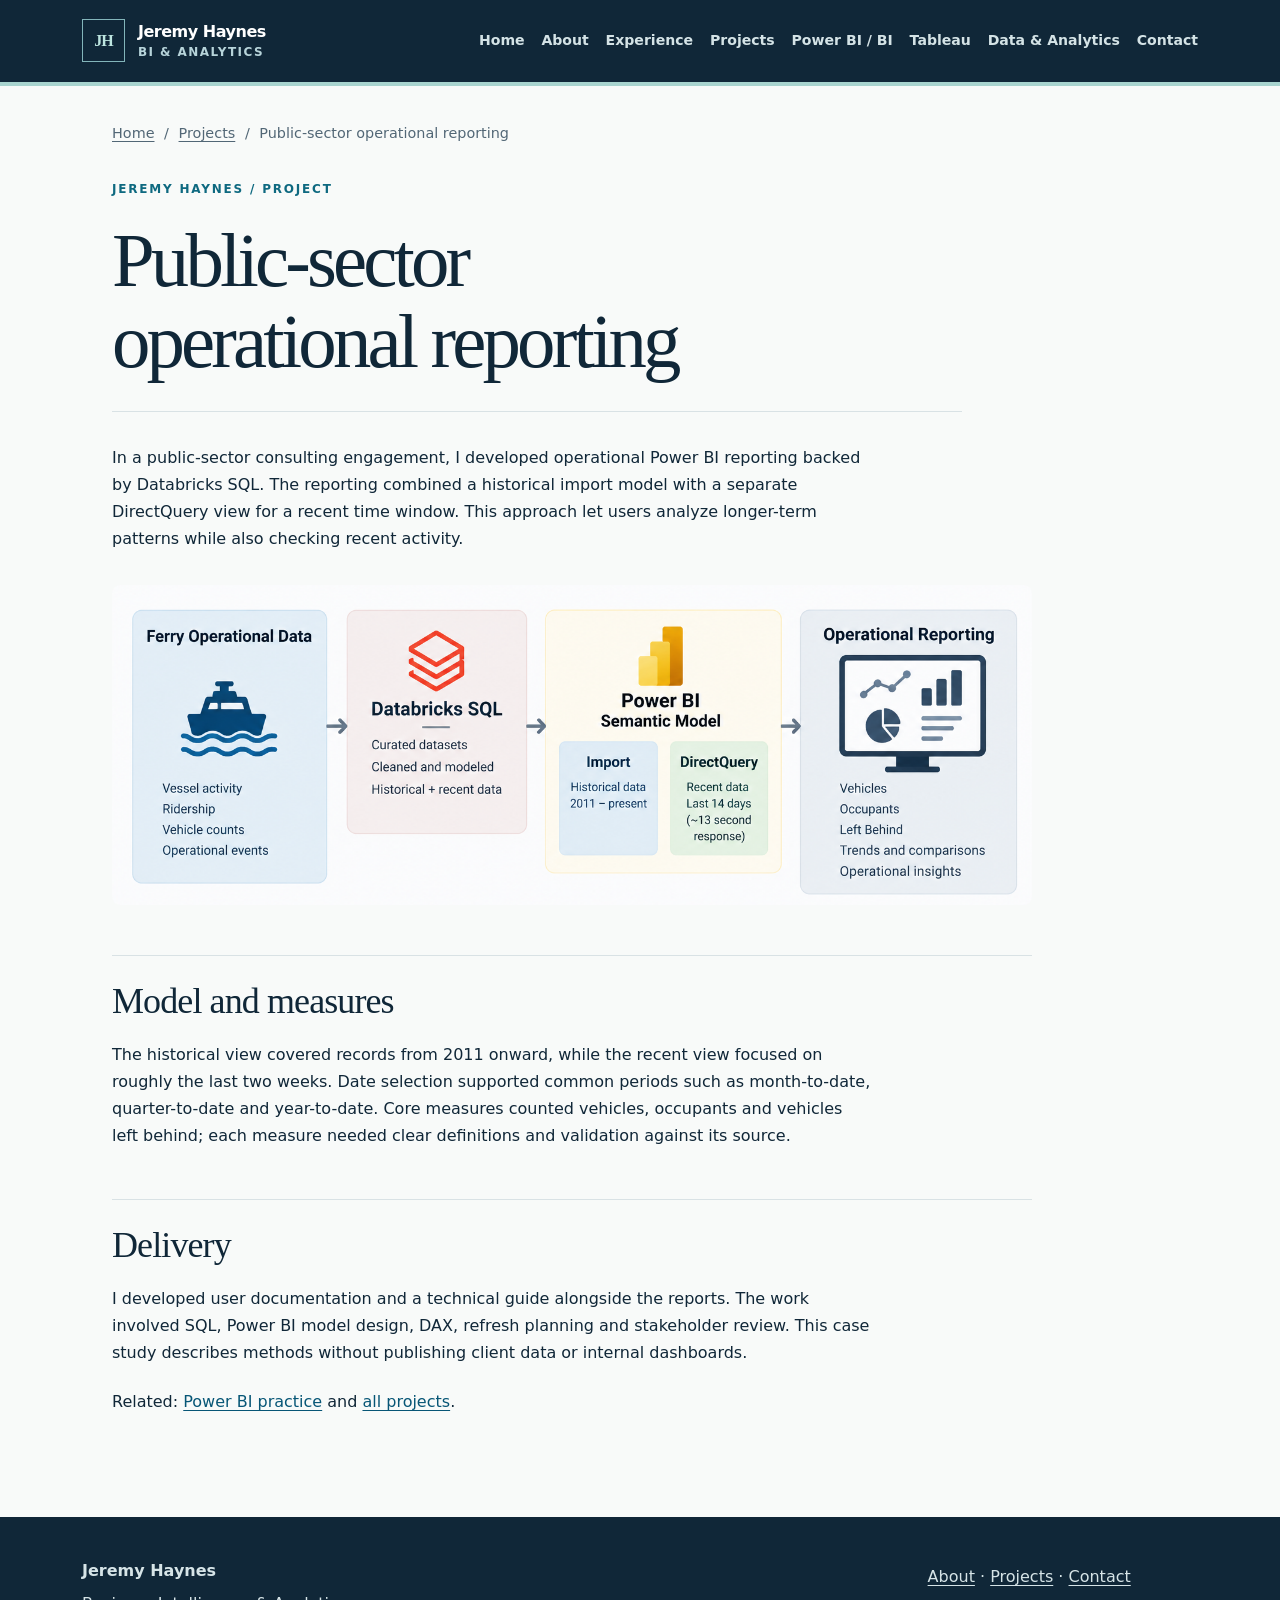
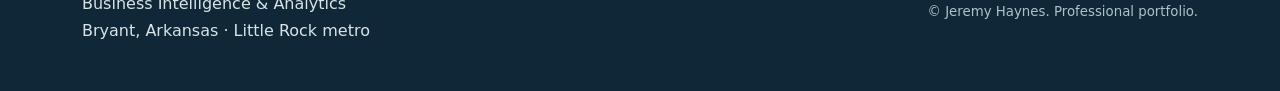
<file: projects/public-sector-reporting/index.html>
<!doctype html>
<html lang="en">

<head>
    <meta charset="utf-8">
    <meta name="viewport" content="width=device-width, initial-scale=1">
    <title>Public-Sector Power BI Reporting | Jeremy Haynes</title>
    <meta name="description"
        content="A Power BI case study covering SQL-backed operational reporting, historical and recent data models, DAX metrics, validation and documentation.">
    <link rel="canonical"
        href="https://jeremy-haynes-professional.deadgilder.chatgpt.site/projects/public-sector-reporting/">
    <meta property="og:type" content="website">
    <meta property="og:title" content="Public-Sector Power BI Reporting | Jeremy Haynes">
    <meta property="og:description"
        content="A Power BI case study covering SQL-backed operational reporting, historical and recent data models, DAX metrics, validation and documentation.">
    <meta property="og:url"
        content="https://jeremy-haynes-professional.deadgilder.chatgpt.site/projects/public-sector-reporting/">
    <meta property="og:site_name" content="Jeremy Haynes">
    <meta name="twitter:card" content="summary">
    <meta name="twitter:title" content="Public-Sector Power BI Reporting | Jeremy Haynes">
    <meta name="twitter:description"
        content="A Power BI case study covering SQL-backed operational reporting, historical and recent data models, DAX metrics, validation and documentation.">
    <meta name="theme-color" content="#102738">
    <link rel="icon" href="/favicon.svg" type="image/svg+xml">
    <link rel="stylesheet" href="/style.css">
    <script
        type="application/ld+json">{"@context": "https://schema.org", "@graph": [{"@type": "Person", "@id": "https://jeremy-haynes-professional.deadgilder.chatgpt.site/#jeremy-haynes", "name": "Jeremy Haynes", "url": "https://jeremy-haynes-professional.deadgilder.chatgpt.site/", "jobTitle": "Senior Business Intelligence and Analytics Professional", "description": "Senior business intelligence and analytics professional with more than 12 years of experience.", "homeLocation": {"@type": "Place", "name": "Bryant, Arkansas", "address": {"@type": "PostalAddress", "addressLocality": "Bryant", "addressRegion": "AR", "addressCountry": "US"}}, "knowsAbout": ["Power BI", "Tableau", "SQL", "Python", "DAX", "Data modeling", "Data visualization", "Data quality", "Analytics automation"], "hasCredential": [{"@type": "EducationalOccupationalCredential", "name": "Bachelor of Science in Computer Engineering Technology"}, {"@type": "EducationalOccupationalCredential", "name": "IBM Data Engineering Professional Certificate"}]}, {"@type": "WebSite", "@id": "https://jeremy-haynes-professional.deadgilder.chatgpt.site/#website", "name": "Jeremy Haynes | Business Intelligence & Analytics", "url": "https://jeremy-haynes-professional.deadgilder.chatgpt.site/", "publisher": {"@id": "https://jeremy-haynes-professional.deadgilder.chatgpt.site/#jeremy-haynes"}}, {"@type": "WebPage", "@id": "https://jeremy-haynes-professional.deadgilder.chatgpt.site/projects/public-sector-reporting/#webpage", "url": "https://jeremy-haynes-professional.deadgilder.chatgpt.site/projects/public-sector-reporting/", "name": "Public-Sector Power BI Reporting | Jeremy Haynes", "isPartOf": {"@id": "https://jeremy-haynes-professional.deadgilder.chatgpt.site/#website"}, "about": {"@id": "https://jeremy-haynes-professional.deadgilder.chatgpt.site/#jeremy-haynes"}}, {"@type": "BreadcrumbList", "itemListElement": [{"@type": "ListItem", "position": 1, "name": "Home", "item": "https://jeremy-haynes-professional.deadgilder.chatgpt.site/"}, {"@type": "ListItem", "position": 2, "name": "Projects", "item": "https://jeremy-haynes-professional.deadgilder.chatgpt.site/projects/"}, {"@type": "ListItem", "position": 3, "name": "Public-sector operational reporting", "item": "https://jeremy-haynes-professional.deadgilder.chatgpt.site/projects/public-sector-reporting/"}]}]}</script>
</head>

<body><a class="skip-link" href="#main">Skip to content</a>
    <header class="site-header">
        <div class="header-inner"><a class="brand" href="/" aria-label="Jeremy Haynes, home"><span class="brand-mark"
                    aria-hidden="true">JH</span><span>Jeremy Haynes<small>BI &amp; Analytics</small></span></a>
            <nav class="primary-nav" aria-label="Main navigation"><a href="/">Home</a><a href="/about/">About</a><a
                    href="/experience/">Experience</a><a href="/projects/">Projects</a><a
                    href="/power-bi-business-intelligence/">Power BI / BI</a><a href="/tableau/">Tableau</a><a
                    href="/data-analytics/">Data &amp; Analytics</a><a href="/contact/">Contact</a></nav>
        </div>
    </header>
    <main id="main" class="container">
        <nav class="breadcrumbs" aria-label="Breadcrumb"><a href="/">Home</a><span aria-hidden="true">/</span><a
                href="/projects/">Projects</a><span aria-hidden="true">/</span><span aria-current="page">Public-sector
                operational reporting</span></nav>
        <div class="page-heading">
            <p class="eyebrow">JEREMY HAYNES / PROJECT</p>
            <h1>Public-sector operational reporting</h1>
        </div>
        <div class="page-body">
            <p>In a public-sector consulting engagement, I developed operational Power BI reporting backed by Databricks
                SQL. The reporting combined a historical import model with a separate DirectQuery view for a recent time
                window. This approach let users analyze longer-term patterns while also checking recent activity.</p>
            <img
                src="/images/PublicSector.png"
                alt="Ferry operational reporting architecture using Databricks SQL and a Power BI semantic model with Import and DirectQuery"
                class="project-image">
            <section class="content-section">
                <h2>Model and measures</h2>
                <p>The historical view covered records from 2011 onward, while the recent view focused on roughly the
                    last two weeks. Date selection supported common periods such as month-to-date, quarter-to-date and
                    year-to-date. Core measures counted vehicles, occupants and vehicles left behind; each measure
                    needed clear definitions and validation against its source.</p>
            </section>
            <section class="content-section">
                <h2>Delivery</h2>
                <p>I developed user documentation and a technical guide alongside the reports. The work involved SQL,
                    Power BI model design, DAX, refresh planning and stakeholder review. This case study describes
                    methods without publishing client data or internal dashboards.</p>
            </section>
            <p>Related: <a href="/power-bi-business-intelligence/">Power BI practice</a> and <a href="/projects/">all
                    projects</a>.</p>
        </div>
    </main>
    <footer class="footer">
        <div class="footer-inner">
            <div><strong>Jeremy Haynes</strong>
                <p>Business Intelligence &amp; Analytics<br>Bryant, Arkansas · Little Rock metro</p>
            </div>
            <div>
                <p><a href="/about/">About</a> · <a href="/projects/">Projects</a> · <a href="/contact/">Contact</a></p>
                <small>© Jeremy Haynes. Professional portfolio.</small>
            </div>
        </div>
    </footer>
</body>

</html>
</file>
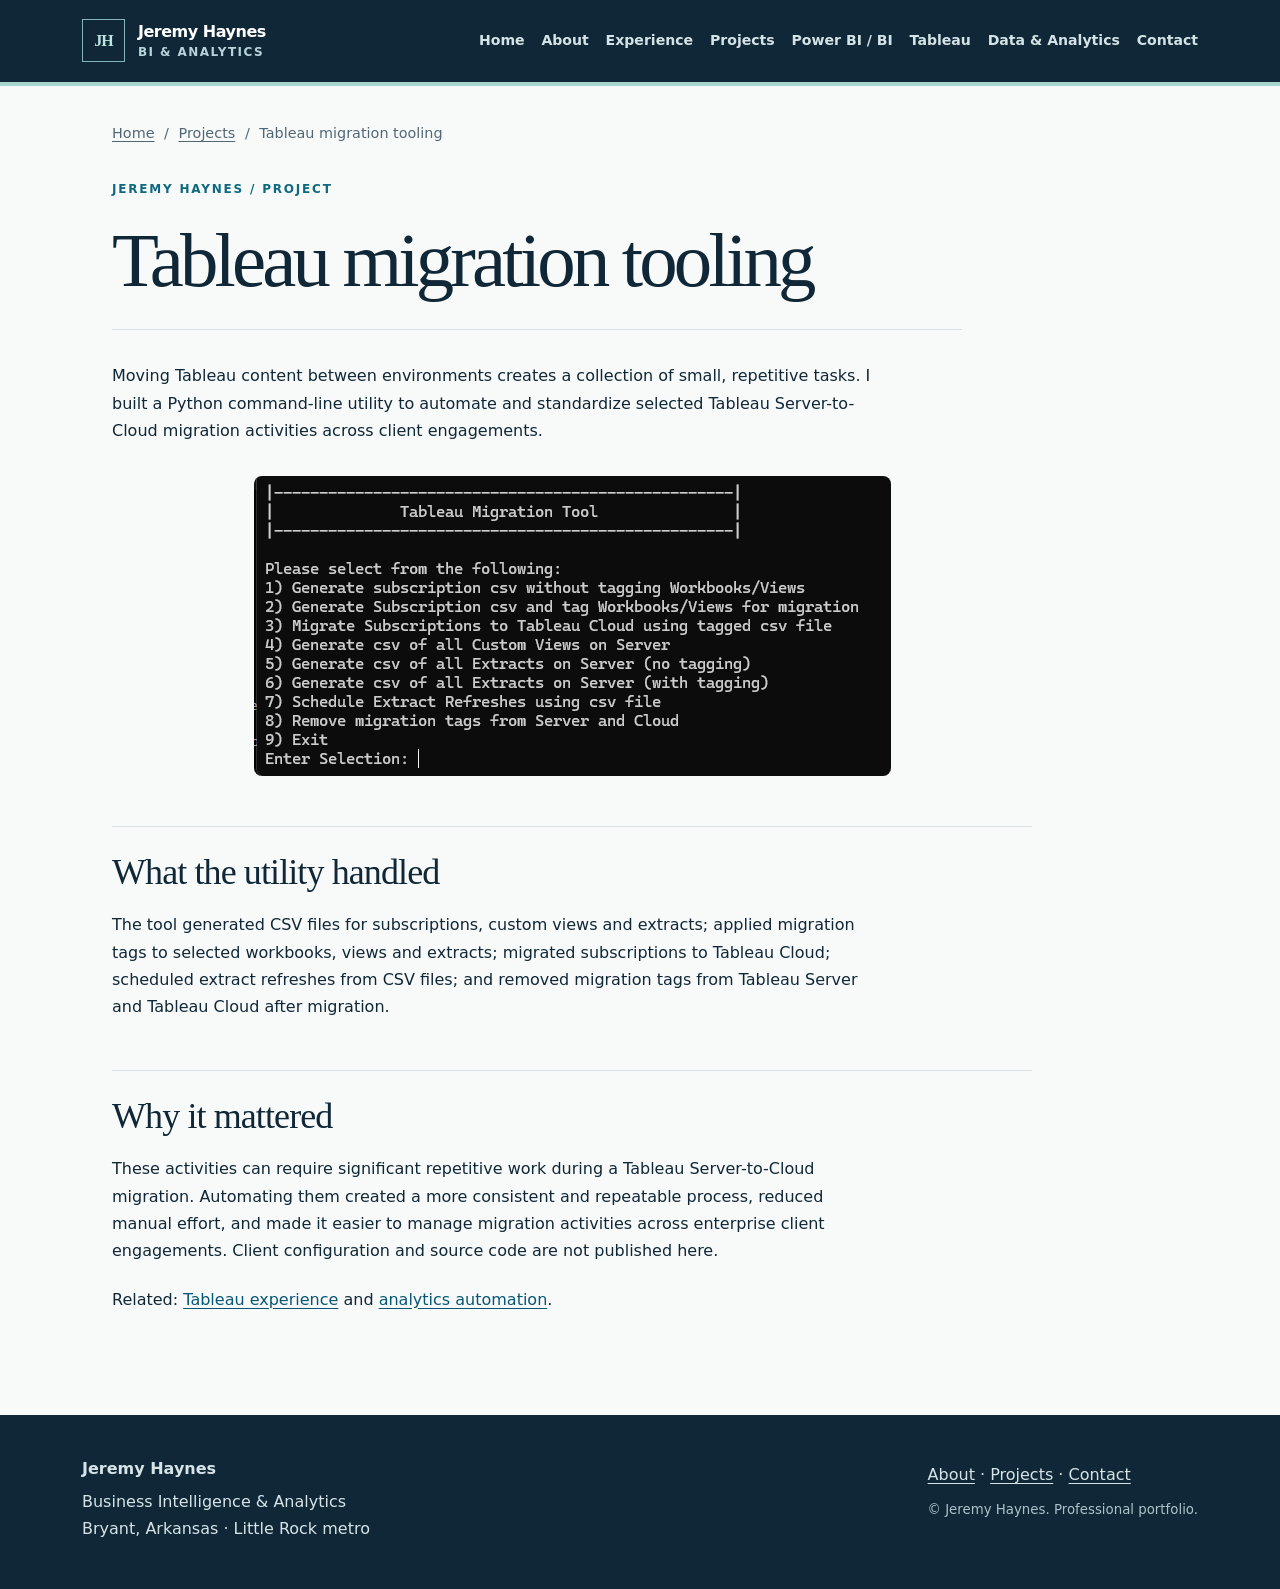
<file: projects/tableau-migration-tool/index.html>
<!doctype html>
<html lang="en">

<head>
    <meta charset="utf-8">
    <meta name="viewport" content="width=device-width, initial-scale=1">
    <title>Python Tool for Tableau Migration | Jeremy Haynes</title>
    <meta name="description"
        content="A case study of Jeremy Haynes’s Python desktop tooling for Tableau Server-to-Cloud migration tasks and repeatable validation work.">
    <link rel="canonical"
        href="https://jeremy-haynes-professional.deadgilder.chatgpt.site/projects/tableau-migration-tool/">
    <meta property="og:type" content="website">
    <meta property="og:title" content="Python Tool for Tableau Migration | Jeremy Haynes">
    <meta property="og:description"
        content="A case study of Jeremy Haynes’s Python desktop tooling for Tableau Server-to-Cloud migration tasks and repeatable validation work.">
    <meta property="og:url"
        content="https://jeremy-haynes-professional.deadgilder.chatgpt.site/projects/tableau-migration-tool/">
    <meta property="og:site_name" content="Jeremy Haynes">
    <meta name="twitter:card" content="summary">
    <meta name="twitter:title" content="Python Tool for Tableau Migration | Jeremy Haynes">
    <meta name="twitter:description"
        content="A case study of Jeremy Haynes’s Python desktop tooling for Tableau Server-to-Cloud migration tasks and repeatable validation work.">
    <meta name="theme-color" content="#102738">
    <link rel="icon" href="/favicon.svg" type="image/svg+xml">
    <link rel="stylesheet" href="/style.css">
    <script
        type="application/ld+json">{"@context": "https://schema.org", "@graph": [{"@type": "Person", "@id": "https://jeremy-haynes-professional.deadgilder.chatgpt.site/#jeremy-haynes", "name": "Jeremy Haynes", "url": "https://jeremy-haynes-professional.deadgilder.chatgpt.site/", "jobTitle": "Senior Business Intelligence and Analytics Professional", "description": "Senior business intelligence and analytics professional with more than 12 years of experience.", "homeLocation": {"@type": "Place", "name": "Bryant, Arkansas", "address": {"@type": "PostalAddress", "addressLocality": "Bryant", "addressRegion": "AR", "addressCountry": "US"}}, "knowsAbout": ["Power BI", "Tableau", "SQL", "Python", "DAX", "Data modeling", "Data visualization", "Data quality", "Analytics automation"], "hasCredential": [{"@type": "EducationalOccupationalCredential", "name": "Bachelor of Science in Computer Engineering Technology"}, {"@type": "EducationalOccupationalCredential", "name": "IBM Data Engineering Professional Certificate"}]}, {"@type": "WebSite", "@id": "https://jeremy-haynes-professional.deadgilder.chatgpt.site/#website", "name": "Jeremy Haynes | Business Intelligence & Analytics", "url": "https://jeremy-haynes-professional.deadgilder.chatgpt.site/", "publisher": {"@id": "https://jeremy-haynes-professional.deadgilder.chatgpt.site/#jeremy-haynes"}}, {"@type": "WebPage", "@id": "https://jeremy-haynes-professional.deadgilder.chatgpt.site/projects/tableau-migration-tool/#webpage", "url": "https://jeremy-haynes-professional.deadgilder.chatgpt.site/projects/tableau-migration-tool/", "name": "Python Tool for Tableau Migration | Jeremy Haynes", "isPartOf": {"@id": "https://jeremy-haynes-professional.deadgilder.chatgpt.site/#website"}, "about": {"@id": "https://jeremy-haynes-professional.deadgilder.chatgpt.site/#jeremy-haynes"}}, {"@type": "BreadcrumbList", "itemListElement": [{"@type": "ListItem", "position": 1, "name": "Home", "item": "https://jeremy-haynes-professional.deadgilder.chatgpt.site/"}, {"@type": "ListItem", "position": 2, "name": "Projects", "item": "https://jeremy-haynes-professional.deadgilder.chatgpt.site/projects/"}, {"@type": "ListItem", "position": 3, "name": "Tableau migration tooling", "item": "https://jeremy-haynes-professional.deadgilder.chatgpt.site/projects/tableau-migration-tool/"}]}]}</script>
</head>

<body><a class="skip-link" href="#main">Skip to content</a>
    <header class="site-header">
        <div class="header-inner"><a class="brand" href="/" aria-label="Jeremy Haynes, home"><span class="brand-mark"
                    aria-hidden="true">JH</span><span>Jeremy Haynes<small>BI &amp; Analytics</small></span></a>
            <nav class="primary-nav" aria-label="Main navigation"><a href="/">Home</a><a href="/about/">About</a><a
                    href="/experience/">Experience</a><a href="/projects/">Projects</a><a
                    href="/power-bi-business-intelligence/">Power BI / BI</a><a href="/tableau/">Tableau</a><a
                    href="/data-analytics/">Data &amp; Analytics</a><a href="/contact/">Contact</a></nav>
        </div>
    </header>
    <main id="main" class="container">
        <nav class="breadcrumbs" aria-label="Breadcrumb"><a href="/">Home</a><span aria-hidden="true">/</span><a
                href="/projects/">Projects</a><span aria-hidden="true">/</span><span aria-current="page">Tableau
                migration tooling</span></nav>
        <div class="page-heading">
            <p class="eyebrow">JEREMY HAYNES / PROJECT</p>
            <h1>Tableau migration tooling</h1>
        </div>
        <div class="page-body">
            <p>
    Moving Tableau content between environments creates a collection of small, repetitive tasks. I built a
    Python command-line utility to automate and standardize selected Tableau Server-to-Cloud migration
    activities across client engagements.
</p>

<img
    src="/images/tmt.png"
    alt="CoEnterprise Tableau Migration Tool command-line interface"
    class="project-image">

<section class="content-section">
    <h2>What the utility handled</h2>
    <p>
        The tool generated CSV files for subscriptions, custom views and extracts; applied migration tags
        to selected workbooks, views and extracts; migrated subscriptions to Tableau Cloud; scheduled
        extract refreshes from CSV files; and removed migration tags from Tableau Server and Tableau Cloud
        after migration.
    </p>
</section>

<section class="content-section">
    <h2>Why it mattered</h2>
    <p>
        These activities can require significant repetitive work during a Tableau Server-to-Cloud migration.
        Automating them created a more consistent and repeatable process, reduced manual effort, and made
        it easier to manage migration activities across enterprise client engagements. Client configuration
        and source code are not published here.
    </p>
</section>
            </section>
            <p>Related: <a href="/tableau/">Tableau experience</a> and <a href="/data-analytics/">analytics
                    automation</a>.</p>
        </div>
    </main>
    <footer class="footer">
        <div class="footer-inner">
            <div><strong>Jeremy Haynes</strong>
                <p>Business Intelligence &amp; Analytics<br>Bryant, Arkansas · Little Rock metro</p>
            </div>
            <div>
                <p><a href="/about/">About</a> · <a href="/projects/">Projects</a> · <a href="/contact/">Contact</a></p>
                <small>© Jeremy Haynes. Professional portfolio.</small>
            </div>
        </div>
    </footer>
</body>

</html>
</file>
<file: style.css>
:root {
    color-scheme: light;
    --ink: #102738;
    --muted: #526776;
    --blue: #136382;
    --line: #d9e2e5;
    --paper: #f8faf9;
    --white: #fff;
    --accent: #a8d4cf
}

* {
    box-sizing: border-box
}

html {
    scroll-behavior: smooth
}

body {
    margin: 0;
    background: var(--paper);
    color: var(--ink);
    font: 1rem/1.7 system-ui, -apple-system, BlinkMacSystemFont, "Segoe UI", sans-serif
}

a {
    color: #075676;
    text-underline-offset: .2em
}

a:hover {
    color: #003e57
}

a:focus-visible {
    outline: 3px solid #e49b37;
    outline-offset: 4px;
    border-radius: 2px
}

.skip-link {
    position: absolute;
    top: -100px;
    left: 1rem;
    background: #fff;
    padding: .6rem 1rem;
    z-index: 10
}

.skip-link:focus {
    top: 1rem
}

.site-header {
    background: #102738;
    color: #fff;
    border-bottom: 4px solid var(--accent)
}

.header-inner,
.footer-inner {
    max-width: 1180px;
    margin: auto;
    padding: 1.2rem clamp(1rem, 4vw, 2rem);
    display: flex;
    justify-content: space-between;
    gap: 2rem;
    align-items: center
}

.brand {
    display: flex;
    align-items: center;
    gap: .8rem;
    color: #fff;
    text-decoration: none;
    font-weight: 720;
    letter-spacing: -.03em;
    line-height: 1.2;
    white-space: nowrap
}

.brand:hover {
    color: #fff
}

.brand small {
    display: block;
    margin-top: .25rem;
    color: #b7d4da;
    font-size: .75rem;
    font-weight: 550;
    letter-spacing: .12em;
    text-transform: uppercase
}

.brand-mark {
    width: 2.7rem;
    height: 2.7rem;
    display: grid;
    place-items: center;
    border: 1px solid #83b5ba;
    color: #bde5df;
    font: 600 1rem Georgia, serif;
    letter-spacing: -.05em
}

.primary-nav {
    display: flex;
    flex-wrap: wrap;
    justify-content: flex-end;
    gap: .2rem 1.05rem
}

.primary-nav a {
    color: #d4e3e6;
    text-decoration: none;
    font-size: .88rem;
    font-weight: 600;
    white-space: nowrap;
    padding: .2rem 0
}

.primary-nav a:hover,
.primary-nav a[aria-current] {
    color: #fff;
    text-decoration: underline;
    text-decoration-color: var(--accent);
    text-decoration-thickness: 2px;
    text-underline-offset: .45em
}

.container {
    max-width: 1120px;
    margin: 0 auto;
    padding: 2.2rem clamp(1rem, 4vw, 2rem) 5rem
}

.breadcrumbs {
    display: flex;
    gap: .6rem;
    flex-wrap: wrap;
    color: var(--muted);
    font-size: .9rem;
    margin-bottom: 2.2rem
}

.breadcrumbs a {
    color: var(--muted)
}

.page-heading {
    max-width: 850px;
    border-bottom: 1px solid var(--line);
    padding-bottom: 1.5rem;
    margin: 0 0 2rem
}

.eyebrow {
    font-size: .75rem !important;
    letter-spacing: .15em;
    text-transform: uppercase;
    font-weight: 750;
    color: #0e6980;
    line-height: 1.5
}

.page-heading h1 {
    font: normal clamp(2.7rem, 6vw, 5.6rem)/1.06 Georgia, "Times New Roman", serif;
    letter-spacing: -.05em;
    margin: .55rem 0 .25rem;
    text-wrap: balance
}

.page-body {
    max-width: 920px
}

.page-body>p,
.content-section>p {
    max-width: 760px
}

p {
    margin: 0 0 1.35rem
}

.intro {
    font: normal clamp(1.35rem, 2.4vw, 1.75rem)/1.45 Georgia, serif;
    color: #173b4b
}

.home-lead {
    display: grid;
    grid-template-columns: minmax(0, 1.8fr) minmax(240px, .9fr);
    gap: clamp(2rem, 5vw, 4rem);
    align-items: start
}

.focus-panel {
    background: #e6f0ef;
    border-left: 4px solid #187d85;
    padding: 1.5rem;
    margin-top: .2rem
}

.focus-panel strong {
    display: block;
    font: normal 1.45rem/1.3 Georgia, serif;
    margin: .8rem 0
}

.focus-panel p {
    font-size: .95rem;
    margin: 0
}

.actions {
    display: flex;
    gap: 1rem;
    flex-wrap: wrap;
    margin: 1.7rem 0
}

.actions a {
    background: #10546c;
    color: #fff;
    padding: .6rem 1rem;
    text-decoration: none;
    font-weight: 650
}

.actions a+a {
    background: transparent;
    color: #10546c;
    border: 1px solid #8db0b8
}

.content-section {
    border-top: 1px solid var(--line);
    margin: 3.1rem 0 0;
    padding-top: 1.5rem
}

.content-section h2 {
    font: normal clamp(1.7rem, 3vw, 2.25rem)/1.2 Georgia, serif;
    letter-spacing: -.025em;
    margin: 0 0 1.1rem
}

.content-section h3 {
    font-size: 1.12rem;
    line-height: 1.3;
    margin: .4rem 0 .6rem
}

.cards {
    display: grid;
    grid-template-columns: repeat(2, minmax(0, 1fr));
    gap: 1rem;
    margin-top: 1.5rem
}

.card {
    background: #fff;
    border: 1px solid var(--line);
    padding: 1.35rem 1.45rem;
    display: flex;
    flex-direction: column;
    min-height: 230px
}

.card h3 a {
    color: var(--ink);
    text-decoration: none
}

.card h3 a:hover {
    text-decoration: underline
}

.card p {
    color: #3d5663;
    font-size: .96rem
}

.card .text-link {
    margin-top: auto;
    font-weight: 650;
    font-size: .9rem
}

.capability-grid {
    display: grid;
    grid-template-columns: repeat(3, minmax(0, 1fr));
    gap: 1.5rem
}

.capability-grid h3 {
    border-left: 3px solid #64a7a7;
    padding-left: .65rem
}

.visual-placeholder {
    margin: 2rem 0;
    min-height: 250px;
    background: repeating-linear-gradient(0deg, #e6eeee, #e6eeee 1px, #f4f8f7 1px, #f4f8f7 35px);
    border: 1px solid #c7d9d9;
    display: flex;
    flex-direction: column;
    justify-content: center;
    align-items: center;
    text-align: center;
    padding: 2rem;
    color: #305465
}

.visual-placeholder span {
    font-size: .7rem;
    font-weight: 750;
    letter-spacing: .2em
}

.visual-placeholder strong {
    font: normal 1.6rem Georgia, serif;
    margin: .5rem 0
}

.visual-placeholder small {
    font-size: .8rem
}

.project-image {
    display: block;
    max-width: 100%;
    height: auto;
    margin: 2rem auto;
    border-radius: 8px;
}

.external-links {
    display: flex;
    flex-wrap: wrap;
    gap: .8rem
}

.external-links a {
    padding: .65rem 1rem;
    background: #e6f0ef
}

.quiet {
    color: var(--muted);
    font-style: italic
}

.footer {
    background: #102738;
    color: #d6e4e7
}

.footer-inner {
    align-items: start;
    padding-top: 2.5rem;
    padding-bottom: 2.5rem
}

.footer a {
    color: #d6e4e7
}

.footer p {
    margin: .4rem 0
}

.footer small {
    color: #abc3c8
}

.sr-only {
    position: absolute;
    width: 1px;
    height: 1px;
    padding: 0;
    margin: -1px;
    overflow: hidden;
    clip: rect(0, 0, 0, 0);
    white-space: nowrap;
    border: 0
}

@media(max-width:850px) {
    .header-inner {
        display: block
    }

    .primary-nav {
        justify-content: flex-start;
        margin-top: 1.3rem;
        gap: .5rem 1rem
    }

    .home-lead {
        grid-template-columns: 1fr
    }

    .focus-panel {
        max-width: 600px
    }

    .capability-grid {
        grid-template-columns: 1fr 1fr
    }
}

@media(max-width:600px) {
    .container {
        padding-top: 1.4rem;
        padding-bottom: 3.5rem
    }

    .breadcrumbs {
        margin-bottom: 1.5rem
    }

    .cards,
    .capability-grid {
        grid-template-columns: 1fr
    }

    .card {
        min-height: 0
    }

    .footer-inner {
        display: block
    }

    .primary-nav {
        gap: .4rem .9rem
    }

    .primary-nav a {
        font-size: .84rem
    }

    .page-heading h1 {
        font-size: clamp(2.55rem, 11vw, 4rem)
    }
}

@media(prefers-reduced-motion:reduce) {
    html {
        scroll-behavior: auto
    }
}
</file>
